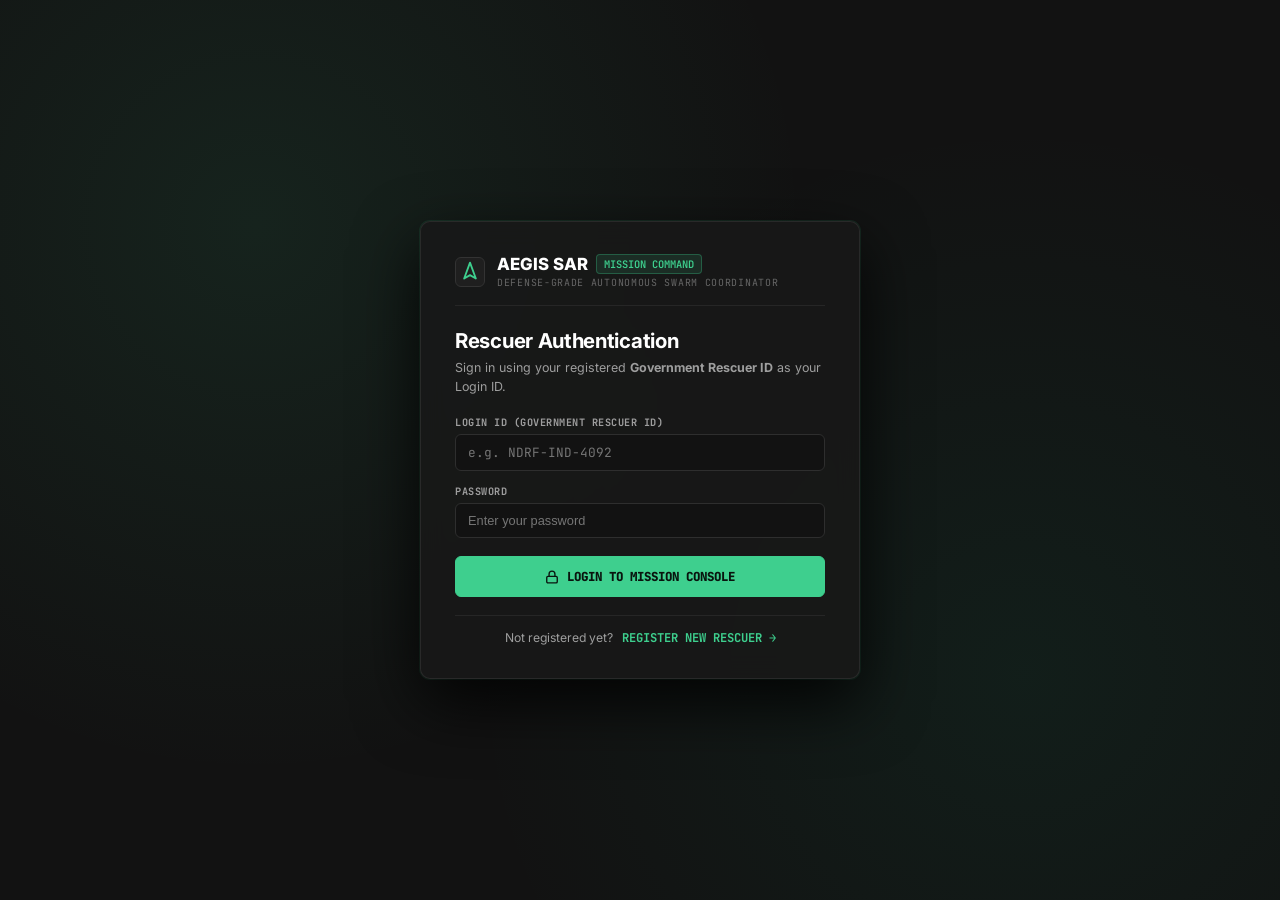
<file: index.html>
<!DOCTYPE html>
<html lang="en">
<head>
  <meta charset="UTF-8">
  <meta name="viewport" content="width=device-width, initial-scale=1.0">
  <meta http-equiv="Cache-Control" content="no-cache, no-store, must-revalidate">
  <meta http-equiv="Pragma" content="no-cache">
  <meta http-equiv="Expires" content="0">
  <title>AEGIS SAR Console | Autonomous Swarm Search &amp; Rescue Planner</title>
  <script>
    if (window.location.hostname.endsWith('.vercel.app') && window.location.hostname !== 'aegissar.vercel.app') {
      window.location.replace('https://aegissar.vercel.app' + window.location.pathname + window.location.search + window.location.hash);
    }
  </script>
  <link rel="stylesheet" href="vendor/leaflet.css">
  <link rel="stylesheet" href="styles.css?v=20261011-v4">
  <link rel="icon" href="data:image/svg+xml,<svg xmlns='http://www.w3.org/2000/svg' viewBox='0 0 24 24' fill='%233ecf8e'><polygon points='12 2 19 21 12 17 5 21 12 2'/></svg>">
</head>
<body>

  <!-- ======================================================== -->
  <!-- AUTHENTICATION GATEWAY (OPENS AT STARTUP)                -->
  <!-- ======================================================== -->
  <div id="authOverlay" class="auth-overlay">

    <!-- LOGIN PAGE -->
    <div id="loginPage" class="auth-page" style="display:flex;">
      <div class="auth-card glass-panel">
        <div class="auth-brand">
          <div class="brand-logo">
            <svg width="20" height="20" viewBox="0 0 24 24" fill="none" stroke="#3ecf8e" stroke-width="2.2" stroke-linecap="round" stroke-linejoin="round">
              <polygon points="12 2 19 21 12 17 5 21 12 2"></polygon>
            </svg>
          </div>
          <div>
            <div class="auth-brand-title">
              AEGIS SAR
              <span class="badge-emerald mono">MISSION COMMAND</span>
            </div>
            <div class="auth-brand-sub mono">DEFENSE-GRADE AUTONOMOUS SWARM COORDINATOR</div>
          </div>
        </div>

        <h2 class="auth-heading">Rescuer Authentication</h2>
        <p class="auth-sub">Sign in using your registered <strong>Government Rescuer ID</strong> as your Login ID.</p>

        <div id="loginSuccessBanner" class="auth-success mono" style="display:none;"></div>

        <form id="loginForm" class="auth-form">
          <div class="auth-field">
            <label class="auth-label mono">LOGIN ID (GOVERNMENT RESCUER ID)</label>
            <input type="text" id="loginGovId" class="auth-input mono" placeholder="e.g. NDRF-IND-4092" autocomplete="username" required>
          </div>
          <div class="auth-field">
            <label class="auth-label mono">PASSWORD</label>
            <input type="password" id="loginPassword" class="auth-input" placeholder="Enter your password" autocomplete="current-password" required>
          </div>
          <div id="loginError" class="auth-error mono" style="display:none;"></div>
          <button type="submit" class="auth-btn-primary mono">
            <svg width="14" height="14" viewBox="0 0 24 24" fill="none" stroke="currentColor" stroke-width="2.3"><rect x="3" y="11" width="18" height="11" rx="2" ry="2"/><path d="M7 11V7a5 5 0 0 1 10 0v4"/></svg>
            LOGIN TO MISSION CONSOLE
          </button>
        </form>

        <div class="auth-footer">
          Not registered yet?
          <a href="#" id="goToRegister" class="auth-link mono">REGISTER NEW RESCUER &rarr;</a>
        </div>
      </div>
    </div>

    <!-- REGISTRATION PAGE -->
    <div id="registerPage" class="auth-page" style="display:none;">
      <div class="auth-card auth-card-wide glass-panel">
        <div class="auth-brand">
          <div class="brand-logo">
            <svg width="20" height="20" viewBox="0 0 24 24" fill="none" stroke="#3ecf8e" stroke-width="2.2" stroke-linecap="round" stroke-linejoin="round">
              <polygon points="12 2 19 21 12 17 5 21 12 2"></polygon>
            </svg>
          </div>
          <div>
            <div class="auth-brand-title">
              AEGIS SAR
              <span class="badge-subtle mono">RESCUER ENROLLMENT</span>
            </div>
            <div class="auth-brand-sub mono">OFFICIAL GOVERNMENT SAR RESPONDER CREDENTIALING</div>
          </div>
        </div>

        <h2 class="auth-heading">Rescuer Registration</h2>
        <p class="auth-sub">Enter your official responder details. After registering, your <strong>Government Rescuer ID</strong> will be used as your Login ID.</p>

        <form id="registerForm" class="auth-form">
          <div class="auth-form-grid">
            <div class="auth-field">
              <label class="auth-label mono">RESCUER FULL NAME *</label>
              <input type="text" id="regFullName" class="auth-input" placeholder="e.g. Capt. Vikram Rathore" required>
            </div>
            <div class="auth-field">
              <label class="auth-label mono">RESCUE ROLE / DESIGNATION *</label>
              <select id="regRole" class="auth-input auth-select mono" required>
                <option value="">Select Official Role...</option>
                <option value="Incident Commander">Incident Commander</option>
                <option value="Swarm Flight Director">Swarm Flight Director</option>
                <option value="Thermal &amp; Sensor Analyst">Thermal &amp; Sensor Analyst</option>
                <option value="Ground Extraction Lead">Ground Extraction Lead</option>
                <option value="Combat / Mountain Medic">Combat / Mountain Medic</option>
                <option value="Disaster Response Officer">Disaster Response Officer</option>
              </select>
            </div>
            <div class="auth-field">
              <label class="auth-label mono">CONTACT NUMBER *</label>
              <input type="tel" id="regPhone" class="auth-input mono" placeholder="e.g. +91 98765 43210" required>
            </div>
            <div class="auth-field">
              <label class="auth-label mono">GOVERNMENT RESCUER ID * <span style="color:#3ecf8e;">(YOUR LOGIN ID)</span></label>
              <input type="text" id="regGovId" class="auth-input mono" placeholder="e.g. NDRF-IND-4092" required>
            </div>
            <div class="auth-field">
              <label class="auth-label mono">AGENCY / FORCE UNIT</label>
              <input type="text" id="regUnit" class="auth-input mono" placeholder="e.g. NDRF 8th Battalion / Alpine SAR" value="NDRF // Alpine SAR Wing">
            </div>
            <div class="auth-field">
              <label class="auth-label mono">ASSIGNED LOGIN ID PREVIEW</label>
              <div id="regLoginIdPreview" class="auth-login-preview mono">ENTER GOV RESCUER ID ABOVE</div>
            </div>
            <div class="auth-field">
              <label class="auth-label mono">CREATE PASSWORD *</label>
              <input type="password" id="regPassword" class="auth-input" placeholder="Enter secure password" autocomplete="new-password" required>
            </div>
            <div class="auth-field">
              <label class="auth-label mono">CONFIRM PASSWORD *</label>
              <input type="password" id="regConfirmPassword" class="auth-input" placeholder="Confirm password" autocomplete="new-password" required>
            </div>
          </div>

          <div id="registerError" class="auth-error mono" style="display:none;"></div>

          <button type="submit" class="auth-btn-primary mono">
            <svg width="14" height="14" viewBox="0 0 24 24" fill="none" stroke="currentColor" stroke-width="2.3"><path d="M16 21v-2a4 4 0 0 0-4-4H5a4 4 0 0 0-4 4v2"/><circle cx="8.5" cy="7" r="4"/><line x1="20" y1="8" x2="20" y2="14"/><line x1="23" y1="11" x2="17" y2="11"/></svg>
            COMPLETE REGISTRATION &amp; PROCEED TO LOGIN
          </button>
        </form>

        <div class="auth-footer">
          Already registered with a Government Rescuer ID?
          <a href="#" id="goToLogin" class="auth-link mono">&larr; BACK TO LOGIN</a>
        </div>
      </div>
    </div>

  </div>

  <!-- ======================================================== -->
  <!-- MAIN PRODUCTION DASHBOARD ROOT                           -->
  <!-- ======================================================== -->
  <div id="dashboardRoot" style="display:none; flex-direction:column; height:100vh; width:100vw; overflow:hidden;">

    <!-- ======================================================== -->
    <!-- TOP CONSOLE NAVIGATION HEADER (SUPABASE STYLE)           -->
    <!-- ======================================================== -->
    <header class="console-header">
      <div class="header-brand">
        <div class="brand-logo">
          <svg width="18" height="18" viewBox="0 0 24 24" fill="none" stroke="#3ecf8e" stroke-width="2.2" stroke-linecap="round" stroke-linejoin="round">
            <polygon points="12 2 19 21 12 17 5 21 12 2"></polygon>
          </svg>
        </div>
        <div>
          <div class="brand-title">
            AEGIS SAR
            <span class="badge-subtle mono">SWARM COMMAND v3.4</span>
            <span class="badge-emerald mono">PGVECTOR AI LINKED</span>
          </div>
          <div class="brand-subtitle mono">
            AUTONOMOUS MULTI-AGENT DRONE SEARCH &amp; RESCUE COORDINATOR
          </div>
        </div>
      </div>

      <!-- Navigation Tabs + AI Detection Link -->
      <nav class="nav-tabs mono">
        <button class="nav-tab active" data-view="operations" id="tabOperations">
          <svg width="13" height="13" viewBox="0 0 24 24" fill="none" stroke="currentColor" stroke-width="2"><circle cx="12" cy="12" r="10"/><polygon points="16.24 7.76 14.12 14.12 7.76 16.24 9.88 9.88 16.24 7.76"/></svg>
          OPERATIONS MAP
        </button>
        <button class="nav-tab" data-view="planner" id="tabPlanner">
          <svg width="13" height="13" viewBox="0 0 24 24" fill="none" stroke="currentColor" stroke-width="2"><rect x="3" y="3" width="18" height="18" rx="2"/><path d="M3 9h18"/><path d="M9 21V9"/></svg>
          MISSION PLANNER
        </button>
        <button class="nav-tab" data-view="reports" id="tabReports">
          <svg width="13" height="13" viewBox="0 0 24 24" fill="none" stroke="currentColor" stroke-width="2"><path d="M14 2H6a2 2 0 0 0-2 2v16a2 2 0 0 0 2 2h12a2 2 0 0 0 2-2V8z"/><polyline points="14 2 14 8 20 8"/><line x1="16" y1="13" x2="8" y2="13"/><line x1="16" y1="17" x2="8" y2="17"/></svg>
          VICTIM REPORTS
        </button>
        <button class="nav-tab" data-view="droneteam" id="tabDroneTeam">
          <svg width="13" height="13" viewBox="0 0 24 24" fill="none" stroke="currentColor" stroke-width="2"><path d="M23 19a2 2 0 0 1-2 2H3a2 2 0 0 1-2-2V8a2 2 0 0 1 2-2h4l2-3h6l2 3h4a2 2 0 0 1 2 2z"/><circle cx="12" cy="13" r="4"/></svg>
          RESCUE TEAM &amp; SENSORS
        </button>
        <button class="nav-tab" data-view="fleet" id="tabFleet">
          <svg width="13" height="13" viewBox="0 0 24 24" fill="none" stroke="currentColor" stroke-width="2"><polygon points="12 2 19 21 12 17 5 21 12 2"/></svg>
          FLEET DIAGNOSTICS
        </button>
        <button class="nav-tab" data-view="logs" id="tabLogs">
          <svg width="13" height="13" viewBox="0 0 24 24" fill="none" stroke="currentColor" stroke-width="2"><polyline points="22 12 18 12 15 21 9 3 6 12 2 12"/></svg>
          MISSION LOG
        </button>
        <a href="ai-detection.html?v=20261011-v3" class="nav-tab" id="tabAiDetection" style="text-decoration: none; border-color: rgba(62, 207, 142, 0.35); color: var(--accent-emerald);">
          <svg width="13" height="13" viewBox="0 0 24 24" fill="none" stroke="currentColor" stroke-width="2"><rect x="3" y="3" width="18" height="18" rx="2"/><circle cx="12" cy="12" r="3"/><path d="M12 3v3M12 18v3M3 12h3M18 12h3"/></svg>
          AI DETECTION
        </a>
        <a href="rescue-command.html?v=20261011-v3" class="nav-tab" id="tabRescueCommand" style="text-decoration: none; border-color: rgba(249, 115, 22, 0.45); color: #fb923c;">
          <svg width="13" height="13" viewBox="0 0 24 24" fill="none" stroke="currentColor" stroke-width="2"><polygon points="12 2 19 21 12 17 5 21 12 2"/></svg>
          RESCUE COMMAND
        </a>
      </nav>

      <!-- Header Actions & Authenticated Rescuer Badge -->
      <div class="header-actions">
        <div class="operator-profile-btn mono" id="btnOperatorProfile" title="Authenticated Rescuer Session">
          <div class="status-indicator-green"></div>
          <span id="operatorCallsignText">RESCUER SESSION</span>
          <svg width="12" height="12" viewBox="0 0 24 24" fill="none" stroke="currentColor" stroke-width="2"><polyline points="6 9 12 15 18 9"/></svg>
        </div>

        <button class="btn-console mono" id="btnToggleSound" title="Toggle Audio Alerts">
          🔇 AUDIO: OFF
        </button>

        <button class="btn-console mono" id="btnHelpModal" title="System Architecture">
          <svg width="13" height="13" viewBox="0 0 24 24" fill="none" stroke="currentColor" stroke-width="2"><circle cx="12" cy="12" r="10"/><line x1="12" y1="16" x2="12" y2="12"/><line x1="12" y1="8" x2="12.01" y2="8"/></svg>
          DOCS
        </button>

        <button class="btn-console danger mono" id="btnLogout" title="Sign Out of Console">
          <svg width="13" height="13" viewBox="0 0 24 24" fill="none" stroke="currentColor" stroke-width="2"><path d="M9 21H5a2 2 0 0 1-2-2V5a2 2 0 0 1 2-2h4"/><polyline points="16 17 21 12 16 7"/><line x1="21" y1="12" x2="9" y2="12"/></svg>
          LOGOUT
        </button>
      </div>
    </header>

    <!-- ======================================================== -->
    <!-- VIEW 1: OPERATIONS MAP (REMOVED AIRBORNE FLEET & SPEED)  -->
    <!-- ======================================================== -->
    <div class="app-container" id="viewOperations">

      <!-- Center GIS Map Viewport (Expanded full left-to-center width) -->
      <main class="canvas-viewport">

        <!-- Dynamic Fleet Reassignment Alert Banner -->
        <div class="operations-alert-banner mono" id="opsReassignBanner" style="display: none;">
          <div class="alert-content">
            <span class="alert-icon">⚠️</span>
            <span id="opsAlertBannerText">WARNING: Drone ALPHA-03 low battery (18%). Sector 3 requires reassignment.</span>
          </div>
          <button type="button" class="btn-console primary small" id="btnOpsQuickReassign">
            ⚡ REASSIGN SECTOR TO STANDBY DRONE
          </button>
        </div>

        <!-- Leaflet Geographic Map Container -->
        <div id="mapContainer"></div>

        <!-- High-Resolution Overlay Mission Canvas -->
        <canvas id="missionCanvas"></canvas>

        <!-- Map Zoom & 10KM Radius Controls -->
        <div class="map-zoom-toolbar glass-panel mono">
          <div class="zoom-btn-group">
            <button type="button" class="zoom-tool-btn" id="btnZoomIn" title="Zoom In (+)">
              <svg width="14" height="14" viewBox="0 0 24 24" fill="none" stroke="currentColor" stroke-width="2.5"><line x1="12" y1="5" x2="12" y2="19"/><line x1="5" y1="12" x2="19" y2="12"/></svg>
            </button>
            <button type="button" class="zoom-tool-btn" id="btnZoomOut" title="Zoom Out (-)">
              <svg width="14" height="14" viewBox="0 0 24 24" fill="none" stroke="currentColor" stroke-width="2.5"><line x1="5" y1="12" x2="19" y2="12"/></svg>
            </button>
          </div>
          <div class="zoom-presets-group">
            <button type="button" class="zoom-preset-btn active" id="btnZoom10km" title="Fit 10km Operational Search Radius">10 KM RADIUS</button>
            <button type="button" class="zoom-preset-btn" id="btnZoom5km" title="Focus 5km Core Search Sector">5 KM SECTOR</button>
            <button type="button" class="zoom-preset-btn" id="btnZoom2km" title="Focus 2km Tactical Drone Cluster">2 KM TACTICAL</button>
          </div>
          <div class="zoom-radius-indicator" id="mapRadiusIndicator" title="Visible Map Radius">
            <span class="radius-dot"></span>
            <span id="radiusLabelText">RADIUS: 10.0 KM (SEARCH BOUNDARY)</span>
          </div>
        </div>

        <!-- Map Layer Switcher Toolbar -->
        <div class="map-layer-toolbar glass-panel mono">
          <button class="layer-btn active" id="layerSatellite" data-layer="satellite">🛰️ SATELLITE</button>
          <button class="layer-btn" id="layerDark" data-layer="dark">🌌 DARK CANVAS</button>
          <button class="layer-btn" id="layerTopo" data-layer="topo">⛰️ TOPOGRAPHY</button>
        </div>

        <!-- Canvas Overlay HUD -->
        <div class="canvas-overlay-hud glass-panel mono">
          <div id="hudSectorTitle">SEARCH SECTOR: 5.0 KM × 5.0 KM (25.0 KM²) • ZERMATT RIDGE</div>
          <div id="hudGpsCoordinates" style="font-size: 0.68rem; color: var(--accent-emerald); margin-top: 2px;">
            GPS: 45.9763° N, 7.7491° E • SWISS ALPS
          </div>
          <div style="font-size: 0.65rem; color: var(--text-muted); margin-top: 2px;">
            RF MESH RANGE: &le; 1,200m • SENSOR FOV: 260m • AI: SAR-YOLOv9-Edge-v3
          </div>
        </div>

        <!-- Plain-Language Readable Map Legend -->
        <div class="canvas-legend glass-panel mono">
          <div class="legend-header">OPERATIONS MAP LEGEND</div>
          <div class="legend-item">
            <div class="legend-symbol" style="border: 1.5px dashed #ffa116;"></div>
            <span>10.0 km Operational Search Boundary</span>
          </div>
          <div class="legend-item">
            <div class="legend-symbol" style="background: rgba(62, 207, 142, 0.35); border: 1px solid #3ecf8e;"></div>
            <span>Cleared / Searched Territory</span>
          </div>
          <div class="legend-item">
            <div class="legend-symbol" style="background: #3ecf8e; border-radius: 2px;"></div>
            <span>Drone &amp; RF Mesh Communication Link</span>
          </div>
          <div class="legend-item">
            <div class="legend-symbol" style="background: #f59e0b; border-radius: 50%; border: 1px solid #fff;"></div>
            <span>Possible Detection (Pending Human Review)</span>
          </div>
          <div class="legend-item">
            <div class="legend-symbol" style="background: #10b981; border-radius: 50%; border: 1px solid #fff;"></div>
            <span>Confirmed Subject (Rescue Dispatched)</span>
          </div>
          <div class="legend-item">
            <div class="legend-symbol" style="border: 1px dashed #f43f5e; background: rgba(244, 63, 94, 0.25);"></div>
            <span>Hazard / Restricted Airspace</span>
          </div>
        </div>

        <!-- Onboard Drone FLIR Thermal Gimbal PIP -->
        <div class="thermal-pip-card glass-panel mono" id="thermalPipCard">
          <div class="thermal-pip-header">
            <span id="flirDroneLabel">ALPHA-01 // FLIR EO/IR CAMERA</span>
            <div class="pip-controls">
              <button class="pip-toggle-btn" id="btnMinFlir" title="Minimize / Expand">&minus;</button>
            </div>
          </div>
          <div class="thermal-feed-container">
            <canvas id="flirCanvas" width="250" height="150"></canvas>
            <div class="flir-hud-overlay">
              <div style="display: flex; justify-content: space-between;">
                <span>MODE: THERMAL IR</span>
                <span id="flirAlt">ALT: 120m AGL</span>
              </div>
              <div class="flir-reticle"></div>
              <div style="display: flex; justify-content: space-between;">
                <span id="flirTargetStatus" style="color: #38bdf8;">SEARCHING ASSIGNED SECTOR...</span>
                <span>FOV: 260m</span>
              </div>
            </div>
          </div>
        </div>

        <div id="tacticalToast" class="tactical-toast" style="display: none;"></div>
      </main>

      <!-- Right Controls & Compact Victim Quick-List Sidebar -->
      <aside class="sidebar-controls">

        <!-- Section 1: Search Algorithm & Disaster Scenario -->
        <div class="control-section">
          <div class="section-label mono">
            <span>SEARCH ALGORITHM</span>
          </div>
          <div class="algo-tabs mono">
            <div class="algo-tab active" data-algo="aegis">DECENTRALIZED SWARM</div>
            <div class="algo-tab" data-algo="lawnmower">CONVENTIONAL SWEEP</div>
          </div>

          <div class="section-label mono" style="margin-top: 12px;">
            <span>DISASTER SCENARIO (SIMULATION)</span>
          </div>
          <select id="scenarioSelect" class="console-select mono">
            <option value="avalanche">Alpine Avalanche (Zermatt Ridge, Switzerland)</option>
            <option value="flood">Coastal Tsunami Surge (Fukushima Plain, Japan)</option>
            <option value="earthquake">Urban Structural Collapse (Kahramanmaraş Fault)</option>
            <option value="uniform">Wilderness Dispersion (Yellowstone Basin, USA)</option>
          </select>
        </div>

        <!-- Section 2: Simulation Execution (Simulation Speed Removed as Requested) -->
        <div class="control-section">
          <div class="section-label mono">
            <span>SIMULATION EXECUTION</span>
          </div>
          <div class="btn-group">
            <button class="btn-console primary mono" id="btnPlayPause">⏸ PAUSE</button>
            <button class="btn-console mono" id="btnStep">⏭ STEP</button>
            <button class="btn-console mono" id="btnReset">🔄 RESET</button>
          </div>

          <div style="margin-top: 10px;">
            <div class="slider-label mono">
              <span>SEARCH COVERAGE PROGRESS</span>
              <span id="statCoverageInline" style="color: var(--accent-emerald);">0.0%</span>
            </div>
            <div class="progress-bar-track">
              <div id="coverageBarFill" class="progress-bar-fill" style="width: 0%;"></div>
            </div>
          </div>
        </div>

        <!-- Section 3: NEW COMPACT VICTIM QUICK-LIST (Replaces Removed Controls) -->
        <div class="control-section victim-quicklist-section">
          <div class="section-label mono" style="display:flex; justify-content:space-between; align-items:center;">
            <span style="display:flex; align-items:center; gap:6px; color:#fff;">
              <svg width="13" height="13" viewBox="0 0 24 24" fill="none" stroke="#3ecf8e" stroke-width="2.2"><path d="M17 21v-2a4 4 0 0 0-4-4H5a4 4 0 0 0-4 4v2"/><circle cx="9" cy="7" r="4"/><path d="M23 21v-2a4 4 0 0 0-3-3.87"/><path d="M16 3.13a4 4 0 0 1 0 7.75"/></svg>
              VICTIMS &amp; PRIORITY STATUS
            </span>
            <span class="badge-emerald mono" id="victimQuickCountBadge">10 TARGETS</span>
          </div>
          <div class="victim-quick-hint mono">
            Click any entry to center map camera on coordinates
          </div>
          <div class="victim-quick-list mono" id="victimQuickList">
            <!-- Populated dynamically by app.js -->
          </div>
        </div>

        <!-- Section 4: Redundancy & Resilience Testing -->
        <div class="control-section">
          <div class="stress-test-box">
            <div class="stress-test-title mono">
              <svg width="13" height="13" viewBox="0 0 24 24" fill="none" stroke="currentColor" stroke-width="2"><path d="M13 2 3 14h9l-1 8 10-12h-9l1-8z"/></svg>
              REDUNDANCY &amp; RESILIENCE TEST
            </div>
            <button class="btn-console danger mono" id="btnKill30" style="width: 100%; justify-content: center; margin-bottom: 8px;">
              ⚡ SIMULATE 30% DRONE LOSS
            </button>
            <div style="display: flex; flex-direction: column; gap: 6px; font-size: 0.7rem;">
              <label style="display: flex; align-items: center; gap: 8px; cursor: pointer; color: var(--text-secondary);">
                <input type="checkbox" id="chkRfJamming">
                <span>RF Degradation (Drop to 350m)</span>
              </label>
              <label style="display: flex; align-items: center; gap: 8px; cursor: pointer; color: var(--text-secondary);">
                <input type="checkbox" id="chkSensorNoise">
                <span>Adverse Weather Thermal Noise (&plusmn;35%)</span>
              </label>
            </div>
          </div>
        </div>

        <!-- Section 5: Live Mission Telemetry -->
        <div class="control-section" style="border-bottom: none;">
          <div class="section-label mono">
            <span>LIVE MISSION TELEMETRY</span>
          </div>
          <div class="mono" style="font-size: 0.72rem; display: flex; flex-direction: column; gap: 5px; color: var(--text-secondary);">
            <div style="display: flex; justify-content: space-between;">
              <span>ELAPSED TIME:</span>
              <span id="statSimTime" style="color: #fff; font-weight: 700;">0m 0s</span>
            </div>
            <div style="display: flex; justify-content: space-between;">
              <span>AREA SEARCHED:</span>
              <span id="statCoverage" style="color: var(--accent-emerald); font-weight: 700;">0.0%</span>
            </div>
            <div style="display: flex; justify-content: space-between;">
              <span>DETECTIONS:</span>
              <span id="statSurvivors" style="color: #38bdf8; font-weight: 700;">0 / 10</span>
            </div>
            <div style="display: flex; justify-content: space-between;">
              <span>ACTIVE SWARM:</span>
              <span id="statActiveDrones" style="color: #fff; font-weight: 700;">10 / 10</span>
            </div>
            <div style="display: flex; justify-content: space-between;">
              <span>MEAN TIME TO LOCATE:</span>
              <span id="statMtft" style="color: var(--accent-amber); font-weight: 700;">--</span>
            </div>
            <div style="display: flex; justify-content: space-between;">
              <span>MESH PACKETS:</span>
              <span id="statPackets" style="color: #cbd5e1;">0</span>
            </div>
          </div>
        </div>

      </aside>
    </div>

    <!-- ======================================================== -->
    <!-- VIEW 2: MISSION PLANNER                                  -->
    <!-- ======================================================== -->
    <div class="view-page" id="viewPlanner">
      <div class="page-header">
        <div class="page-tag mono">MISSION CONFIGURATION &amp; PRE-FLIGHT DIRECTIVE</div>
        <h1 class="page-title">Mission Planner &amp; Search Sector Dispatch</h1>
        <p class="page-subtitle">
          Configure operational bounding boxes, mark terrain and airspace hazards, and assign search sectors to available drones. All parameters sync directly to the airborne mesh.
        </p>
      </div>

      <div class="planner-container">
        <div class="planner-grid-top">
          <!-- Card 1: Search Area & Operational Geometry -->
          <div class="console-card">
            <div class="console-card-header">
              <span class="console-card-title mono">
                <svg width="16" height="16" viewBox="0 0 24 24" fill="none" stroke="currentColor" stroke-width="2"><rect x="3" y="3" width="18" height="18" rx="2"/><circle cx="8.5" cy="8.5" r="1.5"/><polyline points="21 15 16 10 5 21"/></svg>
                OPERATIONAL SEARCH BOUNDARY &amp; MISSION PARAMETERS
              </span>
              <span class="badge-subtle mono">25.0 KM² SEARCH BOUNDARY</span>
            </div>

            <div class="planner-form-grid mono">
              <div class="planner-field">
                <label class="planner-field-label">MISSION IDENTIFIER</label>
                <input type="text" id="plannerMissionName" class="planner-field-input" value="Operation Alpine Reach - Zermatt North Sector">
              </div>
              <div class="planner-field">
                <label class="planner-field-label">THEATER PRESET</label>
                <select id="plannerPresetSelect" class="planner-field-input">
                  <option value="avalanche">Alpine Avalanche (Zermatt Ridge)</option>
                  <option value="flood">Coastal Tsunami (Fukushima Basin)</option>
                  <option value="earthquake">Urban Collapse (Kahramanmaraş)</option>
                  <option value="uniform">Wilderness Basin (Yellowstone)</option>
                </select>
              </div>
              <div class="planner-field">
                <label class="planner-field-label">CENTER LATITUDE</label>
                <input type="text" id="plannerLat" class="planner-field-input" value="45.9763° N">
              </div>
              <div class="planner-field">
                <label class="planner-field-label">CENTER LONGITUDE</label>
                <input type="text" id="plannerLon" class="planner-field-input" value="7.7491° E">
              </div>
              <div class="planner-field">
                <label class="planner-field-label">SEARCH BOUNDS (METERS)</label>
                <input type="text" id="plannerBounds" class="planner-field-input" value="5,000m × 5,000m (25 km²)">
              </div>
              <div class="planner-field">
                <label class="planner-field-label">OPERATIONAL RADIUS CEILING</label>
                <input type="text" id="plannerRadiusLimit" class="planner-field-input" value="10.0 km Perimeter Boundary">
              </div>
              <div class="planner-field">
                <label class="planner-field-label">PRIORITY SEARCH CORRIDOR</label>
                <select id="plannerPriorityCorridor" class="planner-field-input">
                  <option value="debris">Couloir Debris Path (High Probability)</option>
                  <option value="riverbank">Riverbank / Valley Water Drainage</option>
                  <option value="ridge">North Avalanche Ridge Runout</option>
                  <option value="uniform">Uniform Dispersed Grid</option>
                </select>
              </div>
              <div class="planner-field">
                <label class="planner-field-label">FLIGHT ALTITUDE CEILING</label>
                <input type="text" id="plannerAlt" class="planner-field-input" value="120m AGL (0.8 cm/px Resolution)">
              </div>
            </div>
          </div>

          <!-- Card 2: Terrain & Airspace Hazard Management -->
          <div class="console-card">
            <div class="console-card-header">
              <span class="console-card-title mono">
                <svg width="16" height="16" viewBox="0 0 24 24" fill="none" stroke="currentColor" stroke-width="2"><path d="m21.73 18-8-14a2 2 0 0 0-3.48 0l-8 14A2 2 0 0 0 4 21h16a2 2 0 0 0 1.73-3Z"/><line x1="12" y1="9" x2="12" y2="13"/><line x1="12" y1="17" x2="12.01" y2="17"/></svg>
                AIRSPACE &amp; TERRAIN HAZARD REGISTRY
              </span>
              <span class="badge-subtle mono" id="plannerHazardCountBadge">4 ACTIVE</span>
            </div>

            <p style="font-size: 0.74rem; color: var(--text-secondary); margin-bottom: 10px;">
              Drones automatically calculate repulsive potential fields around designated hazards to avoid collisions and RF dropouts.
            </p>

            <table class="data-table mono">
              <thead>
                <tr>
                  <th>Hazard Description</th>
                  <th>Type</th>
                  <th>Severity</th>
                  <th>Exclusion Radius</th>
                  <th>Status</th>
                </tr>
              </thead>
              <tbody id="plannerHazardsTableBody"></tbody>
            </table>

            <div style="margin-top: 14px; padding-top: 12px; border-top: 1px dashed var(--border-subtle); display: flex; gap: 8px;">
              <input type="text" id="newHazardName" class="planner-field-input mono" placeholder="New Hazard Name (e.g. Ridge Wind Shear)" style="flex: 2;">
              <select id="newHazardType" class="planner-field-input mono" style="flex: 1;">
                <option value="Avalanche">Avalanche Chute</option>
                <option value="Power Lines">Power Lines</option>
                <option value="Turbulence">Turbulence</option>
                <option value="RF Jamming">RF Shadow</option>
              </select>
              <button class="btn-console primary mono" id="btnAddHazardSubmit" style="padding: 6px 12px; font-size: 0.72rem;">
                + MARK HAZARD
              </button>
            </div>
          </div>
        </div>

        <!-- Card 3: Swarm Sector Allocation & Drone Assignment Matrix -->
        <div class="console-card">
          <div class="console-card-header">
            <span class="console-card-title mono">
              <svg width="16" height="16" viewBox="0 0 24 24" fill="none" stroke="currentColor" stroke-width="2"><circle cx="12" cy="12" r="10"/><line x1="2" y1="12" x2="22" y2="12"/><path d="M12 2a15.3 15.3 0 0 1 4 10 15.3 15.3 0 0 1-4 10 15.3 15.3 0 0 1-4-10 15.3 15.3 0 0 1 4-10z"/></svg>
              AVAILABLE DRONES &amp; SECTOR ASSIGNMENT MATRIX
            </span>
            <div style="display: flex; gap: 8px;">
              <button class="btn-console mono" id="btnAutoBalanceSectors" style="font-size: 0.72rem; padding: 4px 10px;">
                🔄 AUTO-BALANCE VORONOI SECTORS
              </button>
            </div>
          </div>

          <table class="data-table mono">
            <thead>
              <tr>
                <th>UAV Call sign</th>
                <th>Battery %</th>
                <th>Assigned Search Sector</th>
                <th>Payload Role</th>
                <th>RF Signal</th>
                <th>Operational State</th>
              </tr>
            </thead>
            <tbody id="plannerSectorTableBody"></tbody>
          </table>
        </div>

        <!-- Card 4: Proposed Plan Review & Start Trigger -->
        <div class="console-card plan-review-card">
          <div class="console-card-header">
            <span class="console-card-title mono" style="color: var(--accent-emerald);">
              <svg width="16" height="16" viewBox="0 0 24 24" fill="none" stroke="currentColor" stroke-width="2"><polyline points="9 11 12 14 22 4"/><path d="M21 12v7a2 2 0 0 1-2 2H5a2 2 0 0 1-2-2V5a2 2 0 0 1 2-2h11"/></svg>
              MISSION PLAN REVIEW &amp; AUTHORIZATION
            </span>
            <span class="badge-emerald mono">READY FOR DISPATCH</span>
          </div>

          <div class="plan-review-body mono">
            <div class="plan-review-stat">
              <span class="stat-lbl">MISSION:</span>
              <span class="stat-val" id="reviewMissionName">Operation Alpine Reach</span>
            </div>
            <div class="plan-review-stat">
              <span class="stat-lbl">SEARCH AREA:</span>
              <span class="stat-val">25.0 km² (5km × 5km) within 10km perimeter</span>
            </div>
            <div class="plan-review-stat">
              <span class="stat-lbl">AVAILABLE FLEET:</span>
              <span class="stat-val" id="reviewDroneCount">10 / 10 Hexa-Rotor UAVs</span>
            </div>
            <div class="plan-review-stat">
              <span class="stat-lbl">HAZARD ZONES:</span>
              <span class="stat-val" id="reviewHazardCount">4 Active Exclusion Corridors</span>
            </div>
          </div>

          <div style="margin-top: 16px; display: flex; justify-content: flex-end; gap: 12px;">
            <button class="btn-console primary large mono" id="btnApplyAndStartPlan">
              🚀 APPLY &amp; START PROPOSED SEARCH PLAN
            </button>
          </div>
        </div>
      </div>
    </div>

    <!-- ======================================================== -->
    <!-- VIEW 3: VICTIM REPORTS (THERMAL IR + AI DATABASE SYNC)   -->
    <!-- ======================================================== -->
    <div class="view-page" id="viewReports">
      <div class="page-header">
        <div class="page-tag mono">THERMAL IR IMAGERY &amp; TRAINED AI INFERENCE ENGINE</div>
        <h1 class="page-title">Victim Reports, Thermal Signatures &amp; AI Classification</h1>
        <p class="page-subtitle">
          High-contrast LWIR thermal snapshots rendered against cold alpine terrain with YOLOv8/v9 edge inference confidence, target classification, estimated biometrics, and PostgreSQL / Supabase <code>pgvector</code> database synchronization.
        </p>
      </div>

      <!-- SECTION 5: TRAINED AI MODEL DATABASE SYNC & FUTURE SLOTS -->
      <div class="console-card ai-sync-banner-card">
        <div class="console-card-header" style="margin-bottom:10px;">
          <span class="console-card-title mono" style="color: var(--accent-emerald);">
            <svg width="16" height="16" viewBox="0 0 24 24" fill="none" stroke="#3ecf8e" stroke-width="2"><ellipse cx="12" cy="5" rx="9" ry="3"/><path d="M21 12c0 1.66-4 3-9 3s-9-1.34-9-3"/><path d="M3 5v14c0 1.66 4 3 9 3s9-1.34 9-3V5"/></svg>
            TRAINED AI MODEL DATABASE SYNC // SUPABASE PGVECTOR PIPELINE
          </span>
          <div style="display:flex; gap:8px; align-items:center;">
            <span class="badge-emerald mono">● LIVE VECTOR DB LINKED</span>
            <button type="button" class="btn-console small mono" id="btnToggleSchemaStub">
              { } VIEW PGVECTOR SCHEMA &amp; API STUBS
            </button>
          </div>
        </div>

        <!-- Required UI Indicators -->
        <div class="ai-db-indicators-grid mono">
          <div class="ai-indicator-box">
            <span class="ai-ind-label">AI MODEL</span>
            <span class="ai-ind-value" style="color:#3ecf8e;">SAR-YOLOv9-Edge-v3</span>
            <span class="ai-ind-sub">Secondary: YOLOv8-Thermal-SAR v2.4 (FP16 TensorRT)</span>
          </div>
          <div class="ai-indicator-box">
            <span class="ai-ind-label">DATABASE</span>
            <span class="ai-ind-value" style="color:#38bdf8;">Supabase pgvector Connected</span>
            <span class="ai-ind-sub">PostgreSQL 16 • Cosine Similarity HNSW Index</span>
          </div>
          <div class="ai-indicator-box">
            <span class="ai-ind-label">ACTIVE EMBEDDINGS</span>
            <span class="ai-ind-value" style="color:#f59e0b;">10,240 thermal feature signatures</span>
            <span class="ai-ind-sub">512-dim normalized LWIR hypothermia &amp; burial vectors</span>
          </div>
        </div>

        <!-- Open Slots for Future Live Stream Camera Feeds, Vector Search & Inference Logging -->
        <div class="ai-future-slots-grid mono">
          <div class="ai-open-slot">
            <div class="slot-header">
              <span class="slot-tag">OPEN SLOT 01 // RTSP / WEBRTC</span>
              <span class="badge-subtle">STANDBY</span>
            </div>
            <div class="slot-title">Live Stream Camera Feed Slot</div>
            <div class="slot-desc">Reserved mount for multi-drone WebRTC 60fps thermal/optical gimbal streams (`wss://stream.aegis-sar.internal/flir-mux`).</div>
          </div>

          <div class="ai-open-slot">
            <div class="slot-header">
              <span class="slot-tag">OPEN SLOT 02 // PGVECTOR RPC</span>
              <span class="badge-subtle">READY</span>
            </div>
            <div class="slot-title">Custom Vector-Search Query Slot</div>
            <div class="slot-desc">
              <input type="text" id="vectorQueryStubInput" class="planner-field-input mono" placeholder="match_thermal_signatures(threshold: 0.88, burial_depth &lt; 2.5m)" style="width:100%; font-size:0.66rem; margin-top:4px;">
            </div>
          </div>

          <div class="ai-open-slot">
            <div class="slot-header">
              <span class="slot-tag">OPEN SLOT 03 // REALTIME CHANNEL</span>
              <span class="badge-emerald">STREAMING</span>
            </div>
            <div class="slot-title">Real-Time Inference Logging Stream</div>
            <div class="slot-desc" id="liveInferenceStreamStub">
              [SYNC] `public:victim_detections` &rarr; 512-d embedding committed (cosine dist: 0.041)
            </div>
          </div>
        </div>

        <!-- Collapsible SQL & JS State Stubs -->
        <div id="aiSchemaStubContainer" class="ai-schema-stub mono" style="display:none; margin-top:12px;">
          <div class="ai-schema-header">// SUPABASE PGVECTOR SCHEMA &amp; CLIENT CONNECTION STUB (READY FOR PRODUCTION)</div>
          <pre class="ai-schema-code">CREATE EXTENSION IF NOT EXISTS vector;

CREATE TABLE public.sar_victim_detections (
  victim_id            TEXT PRIMARY KEY,
  mission_id           UUID NOT NULL,
  detected_by_node     TEXT NOT NULL,               -- e.g. 'ALPHA-04 // FLIR IR'
  ai_model_version     TEXT DEFAULT 'SAR-YOLOv9-Edge-v3',
  confidence_score     NUMERIC(5,2) NOT NULL,       -- e.g. 98.60
  target_classification TEXT NOT NULL,              -- e.g. 'Deep Snow Burial / Hypothermia Risk'
  estimated_bpm        INTEGER,
  estimated_body_temp  NUMERIC(4,1),
  gps_coordinates      GEOGRAPHY(POINT, 4326),
  thermal_embedding    vector(512),                 -- 10,240 trained reference signatures
  verified_by_rescuer  TEXT,                        -- Rescuer Government ID
  created_at           TIMESTAMPTZ DEFAULT NOW()
);</pre>
        </div>
      </div>

      <!-- Mandatory Ethical SAR Protocol Banner -->
      <div class="protocol-warning-banner mono">
        <div class="protocol-icon">🛡️</div>
        <div class="protocol-text">
          <strong>STRICT SEARCH &amp; RESCUE PROTOCOL:</strong> Automated AI detections (`YOLOv8-Thermal-SAR v2.4` / `SAR-YOLOv9-Edge-v3`) represent probabilistic hypotheses. A human rescuer must inspect the thermal IR signature and explicitly confirm each casualty before Medevac dispatch.
        </div>
      </div>

      <!-- Reports KPI Bar -->
      <div class="kpi-row-grid mono">
        <div class="kpi-card">
          <span class="kpi-lbl">TOTAL TARGETS MONITORED</span>
          <span class="kpi-val" id="repKpiTotal" style="color: #fff;">10</span>
        </div>
        <div class="kpi-card">
          <span class="kpi-lbl">AI THERMAL DETECTIONS</span>
          <span class="kpi-val" id="repKpiLocated" style="color: #38bdf8;">0 / 10</span>
        </div>
        <div class="kpi-card">
          <span class="kpi-lbl">CONFIRMED (DISPATCHED)</span>
          <span class="kpi-val" id="repKpiDispatched" style="color: var(--accent-emerald);">0 RESCUES</span>
        </div>
        <div class="kpi-card">
          <span class="kpi-lbl">PENDING OPERATOR REVIEW</span>
          <span class="kpi-val" id="repKpiPending" style="color: var(--accent-amber);">10 TARGETS</span>
        </div>
      </div>

      <!-- Filter Pills -->
      <div class="filter-pill-bar mono">
        <button class="filter-pill active" data-filter="all">ALL TARGETS (10)</button>
        <button class="filter-pill" data-filter="pending">PENDING OPERATOR REVIEW</button>
        <button class="filter-pill" data-filter="verified">CONFIRMED (DISPATCHED)</button>
        <button class="filter-pill" data-filter="false-alarm">DISMISSED FALSE ALARMS</button>
        <button class="filter-pill" data-filter="critical">CRITICAL PRIORITY</button>
        <button class="filter-pill" data-filter="urgent">URGENT PRIORITY</button>
        <button class="filter-pill" data-filter="stable">STABLE</button>
      </div>

      <!-- Dynamic Victim Report Cards Grid with Cold-Terrain Thermal IR Snapshots -->
      <div class="victim-reports-grid" id="victimReportsList"></div>
    </div>

    <!-- ======================================================== -->
    <!-- VIEW 4: DRONE RESCUE TEAM & SENSOR SUITE (NEW TAB)       -->
    <!-- ======================================================== -->
    <div class="view-page" id="viewDroneTeam">
      <div class="page-header">
        <div class="page-tag mono">FIELD OPERATIONS &amp; MULTI-MODAL SENSOR PAYLOADS</div>
        <h1 class="page-title">Drone Rescue Team &amp; Survivor Detection Sensors</h1>
        <p class="page-subtitle">
          Visual reference of the AEGIS SAR field rescue team operating the autonomous hexacopter swarm and the multi-spectral sensor array used to pinpoint buried or stranded survivors in extreme environments.
        </p>
      </div>

      <!-- Sample Image / Composite Visual of Drone Rescue Team & Sensors -->
      <div class="console-card drone-team-showcase-card">
        <div class="console-card-header">
          <span class="console-card-title mono">
            <svg width="16" height="16" viewBox="0 0 24 24" fill="none" stroke="#3ecf8e" stroke-width="2"><path d="M23 19a2 2 0 0 1-2 2H3a2 2 0 0 1-2-2V8a2 2 0 0 1 2-2h4l2-3h6l2 3h4a2 2 0 0 1 2 2z"/><circle cx="12" cy="13" r="4"/></svg>
            FIELD DEPLOYMENT: SAR DRONE RESCUE TEAM &amp; ACTIVE SENSOR CONE ARCHITECTURE
          </span>
          <span class="badge-emerald mono">SAR-X4 TACTICAL SWARM UNIT</span>
        </div>

        <div class="drone-team-visual-wrapper">
          <!-- High-Detail Annotated SVG Illustration of Rescue Team + Drone + Sensors + Buried Survivor -->
          <svg viewBox="0 0 1100 460" xmlns="http://www.w3.org/2000/svg" class="drone-team-svg">
            <defs>
              <linearGradient id="nightAlpineSky" x1="0" y1="0" x2="0" y2="1">
                <stop offset="0%" stop-color="#070b14"/>
                <stop offset="60%" stop-color="#0f172a"/>
                <stop offset="100%" stop-color="#152238"/>
              </linearGradient>
              <linearGradient id="glacierTerrain" x1="0" y1="0" x2="0" y2="1">
                <stop offset="0%" stop-color="#1e293b"/>
                <stop offset="100%" stop-color="#090d16"/>
              </linearGradient>
              <linearGradient id="flirConeGrad" x1="0" y1="0" x2="0" y2="1">
                <stop offset="0%" stop-color="#f43f5e" stop-opacity="0.45"/>
                <stop offset="50%" stop-color="#f59e0b" stop-opacity="0.22"/>
                <stop offset="100%" stop-color="#10b981" stop-opacity="0.05"/>
              </linearGradient>
              <linearGradient id="gprConeGrad" x1="0" y1="0" x2="0" y2="1">
                <stop offset="0%" stop-color="#38bdf8" stop-opacity="0.4"/>
                <stop offset="100%" stop-color="#38bdf8" stop-opacity="0.03"/>
              </linearGradient>
              <radialGradient id="survivorThermalGlow" cx="50%" cy="50%" r="50%">
                <stop offset="0%" stop-color="#ffffff" stop-opacity="1"/>
                <stop offset="28%" stop-color="#fde047" stop-opacity="0.95"/>
                <stop offset="60%" stop-color="#f97316" stop-opacity="0.8"/>
                <stop offset="85%" stop-color="#f43f5e" stop-opacity="0.45"/>
                <stop offset="100%" stop-color="#f43f5e" stop-opacity="0"/>
              </radialGradient>
            </defs>

            <!-- Sky Background -->
            <rect width="1100" height="460" fill="url(#nightAlpineSky)"/>

            <!-- Subtle Tactical HUD Grid -->
            <g stroke="rgba(62,207,142,0.06)" stroke-width="1">
              <line x1="0" y1="90" x2="1100" y2="90"/><line x1="0" y1="180" x2="1100" y2="180"/>
              <line x1="0" y1="270" x2="1100" y2="270"/><line x1="0" y1="360" x2="1100" y2="360"/>
              <line x1="220" y1="0" x2="220" y2="460"/><line x1="440" y1="0" x2="440" y2="460"/>
              <line x1="660" y1="0" x2="660" y2="460"/><line x1="880" y1="0" x2="880" y2="460"/>
            </g>

            <!-- Distant Alpine Mountains -->
            <polygon points="0,330 140,190 290,310 460,165 640,305 830,175 1010,295 1100,240 1100,460 0,460" fill="#111c2d" stroke="#1e293b" stroke-width="1"/>
            <!-- Snow Ridge Foreground -->
            <path d="M0 335 Q180 305 350 330 T720 325 T1100 340 L1100 460 L0 460 Z" fill="url(#glacierTerrain)" stroke="#334155" stroke-width="1.5"/>

            <!-- ================= LEFT SIDE: GROUND RESCUE TEAM & COMMAND RIG ================= -->
            <g transform="translate(55, 255)">
              <!-- Mobile Ground Control Station Tripod Antenna -->
              <line x1="125" y1="65" x2="105" y2="105" stroke="#94a3b8" stroke-width="2.5"/>
              <line x1="125" y1="65" x2="145" y2="105" stroke="#94a3b8" stroke-width="2.5"/>
              <line x1="125" y1="65" x2="125" y2="108" stroke="#94a3b8" stroke-width="2.5"/>
              <line x1="125" y1="20" x2="125" y2="65" stroke="#3ecf8e" stroke-width="3"/>
              <!-- Parabolic Mesh Dish -->
              <path d="M112 12 Q125 28 138 12" fill="none" stroke="#3ecf8e" stroke-width="2.5"/>
              <circle cx="125" cy="14" r="3.5" fill="#3ecf8e"/>
              <!-- RF Uplink Waves -->
              <path d="M140 8 Q158 -5 170 -20" fill="none" stroke="#3ecf8e" stroke-width="1.5" stroke-dasharray="4,4"/>
              <path d="M148 16 Q172 2 190 -14" fill="none" stroke="#3ecf8e" stroke-width="1.2" stroke-dasharray="4,4"/>

              <!-- Rescuer 1: Swarm Operator with Dual-Screen Rugged Console -->
              <g transform="translate(15, 35)">
                <!-- Jacket & Helmet -->
                <rect x="12" y="24" width="26" height="36" rx="5" fill="#e11d48" stroke="#fda4af" stroke-width="1"/>
                <!-- High-Vis Reflective Stripes -->
                <line x1="12" y1="36" x2="38" y2="36" stroke="#fde047" stroke-width="3"/>
                <line x1="12" y1="48" x2="38" y2="48" stroke="#fde047" stroke-width="2.5"/>
                <!-- Legs -->
                <line x1="18" y1="60" x2="16" y2="85" stroke="#1e293b" stroke-width="6" stroke-linecap="round"/>
                <line x1="32" y1="60" x2="34" y2="85" stroke="#1e293b" stroke-width="6" stroke-linecap="round"/>
                <!-- SAR Helmet + Headlamp -->
                <circle cx="25" cy="14" r="9" fill="#f43f5e" stroke="#fff" stroke-width="1.2"/>
                <rect x="28" y="9" width="6" height="4" rx="1" fill="#38bdf8"/>
                <!-- Rugged Field Controller Tablet in Hands -->
                <rect x="34" y="28" width="24" height="16" rx="2" fill="#0f172a" stroke="#3ecf8e" stroke-width="1.8"/>
                <line x1="38" y1="33" x2="54" y2="33" stroke="#3ecf8e" stroke-width="1.5"/>
                <line x1="38" y1="38" x2="50" y2="38" stroke="#f59e0b" stroke-width="1.5"/>
              </g>

              <!-- Rescuer 2: Sensor & Telemetry Specialist -->
              <g transform="translate(68, 40)">
                <rect x="10" y="22" width="24" height="34" rx="5" fill="#e11d48" stroke="#fda4af" stroke-width="1"/>
                <line x1="10" y1="34" x2="34" y2="34" stroke="#fde047" stroke-width="3"/>
                <line x1="16" y1="56" x2="15" y2="80" stroke="#1e293b" stroke-width="5.5" stroke-linecap="round"/>
                <line x1="28" y1="56" x2="30" y2="80" stroke="#1e293b" stroke-width="5.5" stroke-linecap="round"/>
                <circle cx="22" cy="12" r="8.5" fill="#f59e0b" stroke="#fff" stroke-width="1.2"/>
                <!-- Binoculars / Laser Rangefinder raised -->
                <rect x="26" y="10" width="14" height="6" rx="2" fill="#38bdf8"/>
              </g>

              <!-- Team Callout Box -->
              <rect x="-15" y="-32" width="215" height="38" rx="4" fill="rgba(18,18,18,0.9)" stroke="#3ecf8e" stroke-width="1.2"/>
              <text x="-5" y="-16" fill="#3ecf8e" font-family="monospace" font-size="10" font-weight="bold">NDRF / ALPINE SAR DRONE TEAM</text>
              <text x="-5" y="-3" fill="#cbd5e1" font-family="monospace" font-size="9">915 MHz Mesh Uplink • Portable GCS</text>
            </g>

            <!-- ================= CENTER-RIGHT: SAR-X4 DRONE & MULTI-SENSOR PAYLOAD ================= -->
            <!-- Sensor Cones Projecting Down to Buried Survivor -->
            <polygon points="650,145 505,385 795,385" fill="url(#flirConeGrad)"/>
            <polygon points="650,145 565,385 735,385" fill="url(#gprConeGrad)"/>

            <!-- Radar Scan Rings inside Cone -->
            <ellipse cx="650" cy="240" rx="55" ry="12" fill="none" stroke="#38bdf8" stroke-width="1" stroke-dasharray="5,4"/>
            <ellipse cx="650" cy="295" rx="90" ry="18" fill="none" stroke="#f59e0b" stroke-width="1" stroke-dasharray="6,4"/>
            <ellipse cx="650" cy="350" rx="125" ry="24" fill="none" stroke="#f43f5e" stroke-width="1.2" stroke-dasharray="6,4"/>

            <!-- Primary SAR-X4 Heavy-Lift Hexacopter Drone -->
            <g transform="translate(650, 115)">
              <!-- Carbon Fiber Arms -->
              <line x1="-95" y1="-18" x2="95" y2="-18" stroke="#64748b" stroke-width="4.5"/>
              <line x1="-75" y1="8" x2="75" y2="8" stroke="#475569" stroke-width="3.5"/>
              <!-- Rotor Pods -->
              <rect x="-102" y="-26" width="14" height="12" rx="2" fill="#1e293b" stroke="#3ecf8e" stroke-width="1.5"/>
              <rect x="88" y="-26" width="14" height="12" rx="2" fill="#1e293b" stroke="#3ecf8e" stroke-width="1.5"/>
              <rect x="-80" y="2" width="12" height="10" rx="2" fill="#1e293b" stroke="#3ecf8e" stroke-width="1.2"/>
              <rect x="68" y="2" width="12" height="10" rx="2" fill="#1e293b" stroke="#3ecf8e" stroke-width="1.2"/>
              <!-- Spinning Rotor Blades -->
              <ellipse cx="-95" cy="-29" rx="34" ry="4" fill="#3ecf8e" opacity="0.45"/>
              <ellipse cx="95" cy="-29" rx="34" ry="4" fill="#3ecf8e" opacity="0.45"/>
              <ellipse cx="-74" cy="-1" rx="26" ry="3" fill="#3ecf8e" opacity="0.35"/>
              <ellipse cx="74" cy="-1" rx="26" ry="3" fill="#3ecf8e" opacity="0.35"/>

              <!-- Central Avionics & Edge AI Fuselage -->
              <rect x="-42" y="-24" width="84" height="32" rx="7" fill="#0f172a" stroke="#3ecf8e" stroke-width="2"/>
              <text x="0" y="-6" text-anchor="middle" fill="#ffffff" font-family="monospace" font-size="10" font-weight="bold">ALPHA-04 // SAR-X4</text>

              <!-- Sensor 1: FLIR Thermal IR Gimbal Turret (Center Bottom) -->
              <circle cx="-16" cy="22" r="12" fill="#1e293b" stroke="#f59e0b" stroke-width="2"/>
              <circle cx="-16" cy="22" r="5" fill="#f43f5e"/>

              <!-- Sensor 2: 3D LiDAR + Ultra-Wideband GPR Radar Array (Right Bottom) -->
              <rect x="4" y="12" width="28" height="16" rx="3" fill="#1e293b" stroke="#38bdf8" stroke-width="2"/>
              <circle cx="18" cy="20" r="4" fill="#38bdf8"/>

              <!-- Sensor 3: 457 kHz Avalanche Beacon & Acoustic Array (Left Landing Gear) -->
              <line x1="-38" y1="8" x2="-48" y2="38" stroke="#94a3b8" stroke-width="2.5"/>
              <line x1="38" y1="8" x2="48" y2="38" stroke="#94a3b8" stroke-width="2.5"/>
              <circle cx="-48" cy="38" r="5" fill="#10b981" stroke="#fff" stroke-width="1"/>
              <circle cx="48" cy="38" r="5" fill="#a855f7" stroke="#fff" stroke-width="1"/>
            </g>

            <!-- Annotated Callout Lines for Onboard Sensors -->
            <!-- Callout 1: FLIR Boson LWIR -->
            <line x1="634" y1="137" x2="465" y2="115" stroke="#f59e0b" stroke-width="1.5"/>
            <rect x="260" y="92" width="205" height="42" rx="4" fill="rgba(18,18,18,0.92)" stroke="#f59e0b" stroke-width="1.2"/>
            <text x="270" y="109" fill="#f59e0b" font-family="monospace" font-size="10" font-weight="bold">1. FLIR BOSON 640 LWIR CAMERA</text>
            <text x="270" y="124" fill="#cbd5e1" font-family="monospace" font-size="9">Detects 0.05°C body heat delta in snow</text>

            <!-- Callout 2: UWB Ground Penetrating Radar & LiDAR -->
            <line x1="675" y1="135" x2="830" y2="98" stroke="#38bdf8" stroke-width="1.5"/>
            <rect x="830" y="76" width="245" height="42" rx="4" fill="rgba(18,18,18,0.92)" stroke="#38bdf8" stroke-width="1.2"/>
            <text x="840" y="93" fill="#38bdf8" font-family="monospace" font-size="10" font-weight="bold">2. UWB BIO-RADAR &amp; 3D LiDAR</text>
            <text x="840" y="108" fill="#cbd5e1" font-family="monospace" font-size="9">Penetrates 3m snow for chest respiration</text>

            <!-- Callout 3: 457kHz Transceiver & Acoustic Probe -->
            <line x1="698" y1="153" x2="830" y2="155" stroke="#a855f7" stroke-width="1.5"/>
            <rect x="830" y="134" width="245" height="42" rx="4" fill="rgba(18,18,18,0.92)" stroke="#a855f7" stroke-width="1.2"/>
            <text x="840" y="151" fill="#c084fc" font-family="monospace" font-size="10" font-weight="bold">3. 457kHz BEACON &amp; ACOUSTIC MIC</text>
            <text x="840" y="166" fill="#cbd5e1" font-family="monospace" font-size="9">Locks onto avalanche beacons &amp; voice cries</text>

            <!-- Callout 4: Onboard Edge AI Tensor Core -->
            <line x1="608" y1="100" x2="465" y2="55" stroke="#3ecf8e" stroke-width="1.5"/>
            <rect x="260" y="34" width="205" height="42" rx="4" fill="rgba(18,18,18,0.92)" stroke="#3ecf8e" stroke-width="1.2"/>
            <text x="270" y="51" fill="#3ecf8e" font-family="monospace" font-size="10" font-weight="bold">4. JETSON ORIN EDGE AI MODULE</text>
            <text x="270" y="66" fill="#cbd5e1" font-family="monospace" font-size="9">Runs SAR-YOLOv9-Edge-v3 @ 60 FPS</text>

            <!-- ================= SURVIVOR THERMAL SIGNATURE ON SNOW TERRAIN ================= -->
            <g transform="translate(650, 382)">
              <!-- Radiant Heat Glow -->
              <ellipse cx="0" cy="0" rx="52" ry="24" fill="url(#survivorThermalGlow)"/>
              <!-- Human Silhouette in Thermal White/Orange -->
              <circle cx="-12" cy="-2" r="5.5" fill="#ffffff"/>
              <path d="M-5 -4 L16 2 L28 10 M-2 -2 L-10 10 M8 0 L18 -8" stroke="#ffffff" stroke-width="4" stroke-linecap="round"/>
              <!-- AI Bounding Box -->
              <rect x="-42" y="-22" width="88" height="44" fill="none" stroke="#f43f5e" stroke-width="1.8" stroke-dasharray="4,2"/>
              <rect x="-42" y="-38" width="235" height="16" fill="#f43f5e"/>
              <text x="-36" y="-27" fill="#ffffff" font-family="monospace" font-size="9.5" font-weight="bold">TARGET: SURVIVOR // 98.6% CONF // 64 BPM</text>
            </g>
          </svg>
        </div>
      </div>

      <!-- Detailed 4-Sensor Breakdown Grid -->
      <div class="sensor-cards-grid">
        <div class="sensor-card">
          <div class="sensor-card-header">
            <div class="sensor-icon" style="background: rgba(245,158,11,0.12); border-color: rgba(245,158,11,0.35);">
              <svg width="20" height="20" viewBox="0 0 24 24" fill="none" stroke="#f59e0b" stroke-width="2"><circle cx="12" cy="12" r="3"/><path d="M12 1v4M12 19v4M4.22 4.22l2.83 2.83M16.95 16.95l2.83 2.83M1 12h4M19 12h4M4.22 19.78l2.83-2.83M16.95 7.05l2.83-2.83"/></svg>
            </div>
            <div>
              <div class="sensor-name">Radiometric FLIR Thermal IR</div>
              <div class="sensor-model mono">FLIR Boson 640 // LWIR (7.5–14 μm)</div>
            </div>
            <span class="sensor-status-badge" style="background:rgba(245,158,11,0.15);color:#f59e0b;border-color:rgba(245,158,11,0.4);">PRIMARY SENSOR</span>
          </div>
          <p class="sensor-desc">Captures pixel-by-pixel surface temperature deltas against sub-zero snow and glacial terrain. Identifies exposed limbs, air vents from snow burials, and body heat signatures day or night through smoke and fog.</p>
          <div class="sensor-specs mono">
            <div class="sensor-spec-item"><span>THERMAL SENSITIVITY</span><span>&lt; 40 mK NETD</span></div>
            <div class="sensor-spec-item"><span>RESOLUTION</span><span>640 × 512 Radiometric</span></div>
            <div class="sensor-spec-item"><span>AI CLASSIFIER</span><span>YOLOv8-Thermal-SAR v2.4</span></div>
          </div>
        </div>

        <div class="sensor-card">
          <div class="sensor-card-header">
            <div class="sensor-icon" style="background: rgba(56,189,248,0.12); border-color: rgba(56,189,248,0.35);">
              <svg width="20" height="20" viewBox="0 0 24 24" fill="none" stroke="#38bdf8" stroke-width="2"><polygon points="12 2 22 8.5 22 15.5 12 22 2 15.5 2 8.5 12 2"/><line x1="12" y1="2" x2="12" y2="22"/></svg>
            </div>
            <div>
              <div class="sensor-name">UWB Bio-Radar &amp; 3D LiDAR</div>
              <div class="sensor-model mono">S-Band Impulse Radar + 16-Ch LiDAR</div>
            </div>
            <span class="sensor-status-badge" style="background:rgba(56,189,248,0.15);color:#38bdf8;border-color:rgba(56,189,248,0.4);">DEEP BURIAL</span>
          </div>
          <p class="sensor-desc">Ultra-Wideband micro-Doppler radar penetrates up to 3.5 meters of dense avalanche snow or structural rubble to measure sub-millimeter chest wall movement (respiration and cardiac BPM) of completely buried victims.</p>
          <div class="sensor-specs mono">
            <div class="sensor-spec-item"><span>PENETRATION DEPTH</span><span>Up to 3.5m Snow / Debris</span></div>
            <div class="sensor-spec-item"><span>BIOMETRIC OUTPUT</span><span>Heart Rate (BPM) &amp; Breathing</span></div>
            <div class="sensor-spec-item"><span>TERRAIN MAPPING</span><span>300,000 pts/sec 3D Cloud</span></div>
          </div>
        </div>

        <div class="sensor-card">
          <div class="sensor-card-header">
            <div class="sensor-icon" style="background: rgba(244,63,94,0.12); border-color: rgba(244,63,94,0.35);">
              <svg width="20" height="20" viewBox="0 0 24 24" fill="none" stroke="#f43f5e" stroke-width="2"><path d="M2 10v3"/><path d="M6 6v11"/><path d="M10 3v18"/><path d="M14 8v7"/><path d="M18 5v13"/><path d="M22 10v3"/></svg>
            </div>
            <div>
              <div class="sensor-name">Acoustic &amp; Cellular IMSI Catcher</div>
              <div class="sensor-model mono">MEMS Phased Array + Passive RF Probe</div>
            </div>
            <span class="sensor-status-badge" style="background:rgba(244,63,94,0.15);color:#f43f5e;border-color:rgba(244,63,94,0.4);">SIGNAL LOCK</span>
          </div>
          <p class="sensor-desc">Uses active rotor-noise cancellation to isolate human distress cries while simultaneously triangulating passive cellular/Wi-Fi/BLE pings from survivors' mobile phones even when out of cell tower coverage.</p>
          <div class="sensor-specs mono">
            <div class="sensor-spec-item"><span>ACOUSTIC FILTER</span><span>Deep-Learning Rotor Cancellation</span></div>
            <div class="sensor-spec-item"><span>RF BEACON LOCK</span><span>457 kHz Avalanche Transceiver</span></div>
            <div class="sensor-spec-item"><span>LOCATING ACCURACY</span><span>&plusmn;0.8m Triangulation CEP</span></div>
          </div>
        </div>
      </div>
    </div>

    <!-- ======================================================== -->
    <!-- VIEW 5: FLEET DIAGNOSTICS                                -->
    <!-- ======================================================== -->
    <div class="view-page" id="viewFleet">
      <div class="page-header">
        <div class="page-tag mono">AIRBORNE FLEET HEALTH &amp; TELEMETRY</div>
        <h1 class="page-title">Fleet Status &amp; Mesh Diagnostics</h1>
        <p class="page-subtitle">
          Deep health telemetry for all 10 SAR-X4 UAVs: battery capacity, RF mesh signal, edge compute load, assigned sectors, and Return-to-Launch controls.
        </p>
      </div>

      <div class="fleet-reassign-alert-banner mono" id="fleetReassignAlertBanner" style="display: none;">
        <div class="alert-content">
          <span class="alert-icon">⚠️</span>
          <div>
            <div style="font-weight: 700; color: #fff;" id="fleetAlertTitle">CRITICAL FLEET EVENT DETECTED</div>
            <div style="font-size: 0.72rem; color: var(--text-secondary);" id="fleetAlertSubtitle">One or more drones have dropped below 20% battery or lost connection. Reassign search sectors to maintain full disaster grid coverage.</div>
          </div>
        </div>
        <button type="button" class="btn-console primary small" id="btnFleetQuickReassign">
          ⚡ ONE-CLICK SECTOR REASSIGNMENT
        </button>
      </div>

      <div class="kpi-row-grid mono" style="margin-bottom: 24px;">
        <div class="kpi-card">
          <span class="kpi-lbl">ACTIVE DRONES ONLINE</span>
          <span class="kpi-val" id="fleetKpiActive" style="color: var(--accent-emerald);">10 / 10</span>
        </div>
        <div class="kpi-card">
          <span class="kpi-lbl">AVERAGE FLEET BATTERY</span>
          <span class="kpi-val" id="fleetKpiAvgBat" style="color: var(--accent-emerald);">100.0%</span>
        </div>
        <div class="kpi-card">
          <span class="kpi-lbl">RF MESH LINK HEALTH</span>
          <span class="kpi-val" id="fleetKpiMesh" style="color: var(--accent-emerald);">100% NOMINAL</span>
        </div>
        <div class="kpi-card">
          <span class="kpi-lbl">TOTAL AREA SEARCHED</span>
          <span class="kpi-val" id="fleetKpiArea" style="color: #fff;">0.0 km²</span>
        </div>
      </div>

      <div class="fleet-page-grid" id="fleetPageGrid"></div>
    </div>

    <!-- ======================================================== -->
    <!-- VIEW 6: MISSION LOG                                      -->
    <!-- ======================================================== -->
    <div class="view-page" id="viewLogs">
      <div class="page-header">
        <div class="page-tag mono">OFFICIAL RESCUE AUDIT TRAIL</div>
        <h1 class="page-title">Mission Event Log &amp; Decision Transcript</h1>
        <p class="page-subtitle">
          Immutable chronological transcript capturing every swarm event: Bayesian waypoint updates, gossip consensus, hazard avoidances, possible detections, human operator confirmations, and manual notes.
        </p>
      </div>

      <div class="manual-log-entry-card mono">
        <input type="text" id="manualLogInput" class="planner-field-input" placeholder="Type manual responder note (e.g. 'Ground rescue team deployed at North staging base')...">
        <button type="button" class="btn-console primary" id="btnAddManualLogNote">
          + ADD OPERATOR NOTE
        </button>
      </div>

      <div class="log-toolbar mono">
        <div class="log-filter-group">
          <span style="font-size: 0.72rem; color: var(--text-muted);">FILTER:</span>
          <button class="filter-pill active" data-logcat="all">ALL EVENTS</button>
          <button class="filter-pill" data-logcat="DETECTION">DETECTIONS</button>
          <button class="filter-pill" data-logcat="CONFIRMATION">CONFIRMATIONS</button>
          <button class="filter-pill" data-logcat="HAZARD">HAZARDS</button>
          <button class="filter-pill" data-logcat="FLEET">FLEET ALERTS</button>
          <button class="filter-pill" data-logcat="OPERATOR">OPERATOR NOTES</button>
        </div>

        <div style="display: flex; gap: 8px;">
          <input type="text" id="logSearchInput" class="planner-field-input mono" placeholder="Search keywords..." style="width: 180px; font-size: 0.74rem;">
          <button class="btn-console mono" id="btnExportLogJson" style="font-size: 0.72rem; padding: 6px 12px;">
            📥 EXPORT JSON
          </button>
          <button class="btn-console primary mono" id="btnExportLogCsv" style="font-size: 0.72rem; padding: 6px 12px;">
            📄 EXPORT CSV
          </button>
        </div>
      </div>

      <div class="log-table-container">
        <table class="data-table mono">
          <thead>
            <tr>
              <th style="width: 110px;">Mission Time</th>
              <th style="width: 90px;">Severity</th>
              <th style="width: 120px;">Category</th>
              <th style="width: 130px;">Source Node</th>
              <th>Event Summary &amp; Algorithmic Rationale</th>
              <th style="width: 160px;">Coordinates</th>
            </tr>
          </thead>
          <tbody id="missionLogTableBody"></tbody>
        </table>
      </div>
    </div>

    <!-- ======================================================== -->
    <!-- AUTHENTICATED OPERATOR PROFILE MODAL                     -->
    <!-- ======================================================== -->
    <div class="modal-overlay" id="operatorModal">
      <div class="modal-content glass-panel" style="max-width: 460px;">
        <div class="modal-header">
          <div class="modal-title mono">AUTHENTICATED RESCUER CREDENTIALS</div>
          <button class="modal-close" id="btnCloseOperatorModal">&times;</button>
        </div>
        <div class="modal-body">
          <div id="sessionProfileDisplay" class="mono" style="background: #141414; border: 1px solid var(--border-subtle); border-radius: 6px; padding: 14px; font-size: 0.75rem; line-height: 1.8;">
            Loading rescuer session...
          </div>
          <div style="margin-top: 16px; display: flex; justify-content: flex-end; gap: 8px;">
            <button type="button" class="btn-console danger mono" id="btnConfirmLogout" style="width: 100%; justify-content: center;">
              🚪 SIGN OUT &amp; RETURN TO LOGIN SCREEN
            </button>
          </div>
        </div>
      </div>
    </div>

    <!-- ======================================================== -->
    <!-- HELP & SYSTEM DOCUMENTATION MODAL                        -->
    <!-- ======================================================== -->
    <div class="modal-overlay" id="helpModal">
      <div class="modal-content glass-panel" style="max-width: 680px;">
        <div class="modal-header">
          <div class="modal-title mono">AEGIS SAR // SYSTEM ARCHITECTURE &amp; MULTI-AGENT PRINCIPLES</div>
          <button class="modal-close" id="btnCloseHelpModal">&times;</button>
        </div>
        <div class="modal-body">
          <div class="help-section">
            <h3 class="help-heading">1. Decentralized Multi-Agent Search Principles</h3>
            <p class="help-text">
              Each drone maintains an onboard probability belief map of the 25 km² disaster grid and plans trajectories along maximum entropy gradients without relying on a single point of failure.
            </p>
          </div>
          <div class="help-section">
            <h3 class="help-heading">2. Edge AI Thermal &amp; Multi-Sensor Inference</h3>
            <p class="help-text">
              Onboard Jetson Orin modules run <code>SAR-YOLOv9-Edge-v3</code> and <code>YOLOv8-Thermal-SAR v2.4</code> over radiometric FLIR LWIR imagery, syncing 512-dimensional feature vectors with a PostgreSQL / Supabase <code>pgvector</code> database containing 10,240 trained thermal signatures.
            </p>
          </div>
          <div class="help-section">
            <h3 class="help-heading">3. Ethical Human-in-the-Loop Casualty Verification</h3>
            <p class="help-text">
              Automated sensor detections are treated strictly as probabilistic hypotheses. Ground rescue and medevac units are never dispatched without explicit human rescuer confirmation.
            </p>
          </div>
        </div>
      </div>
    </div>

  </div><!-- end #dashboardRoot -->

  <script src="vendor/leaflet.js"></script>
  <script src="auth.js"></script>
  <script src="simulation-engine.js"></script>
  <script src="benchmark-engine.js"></script>
  <script src="app.js"></script>
</body>
</html>
</file>
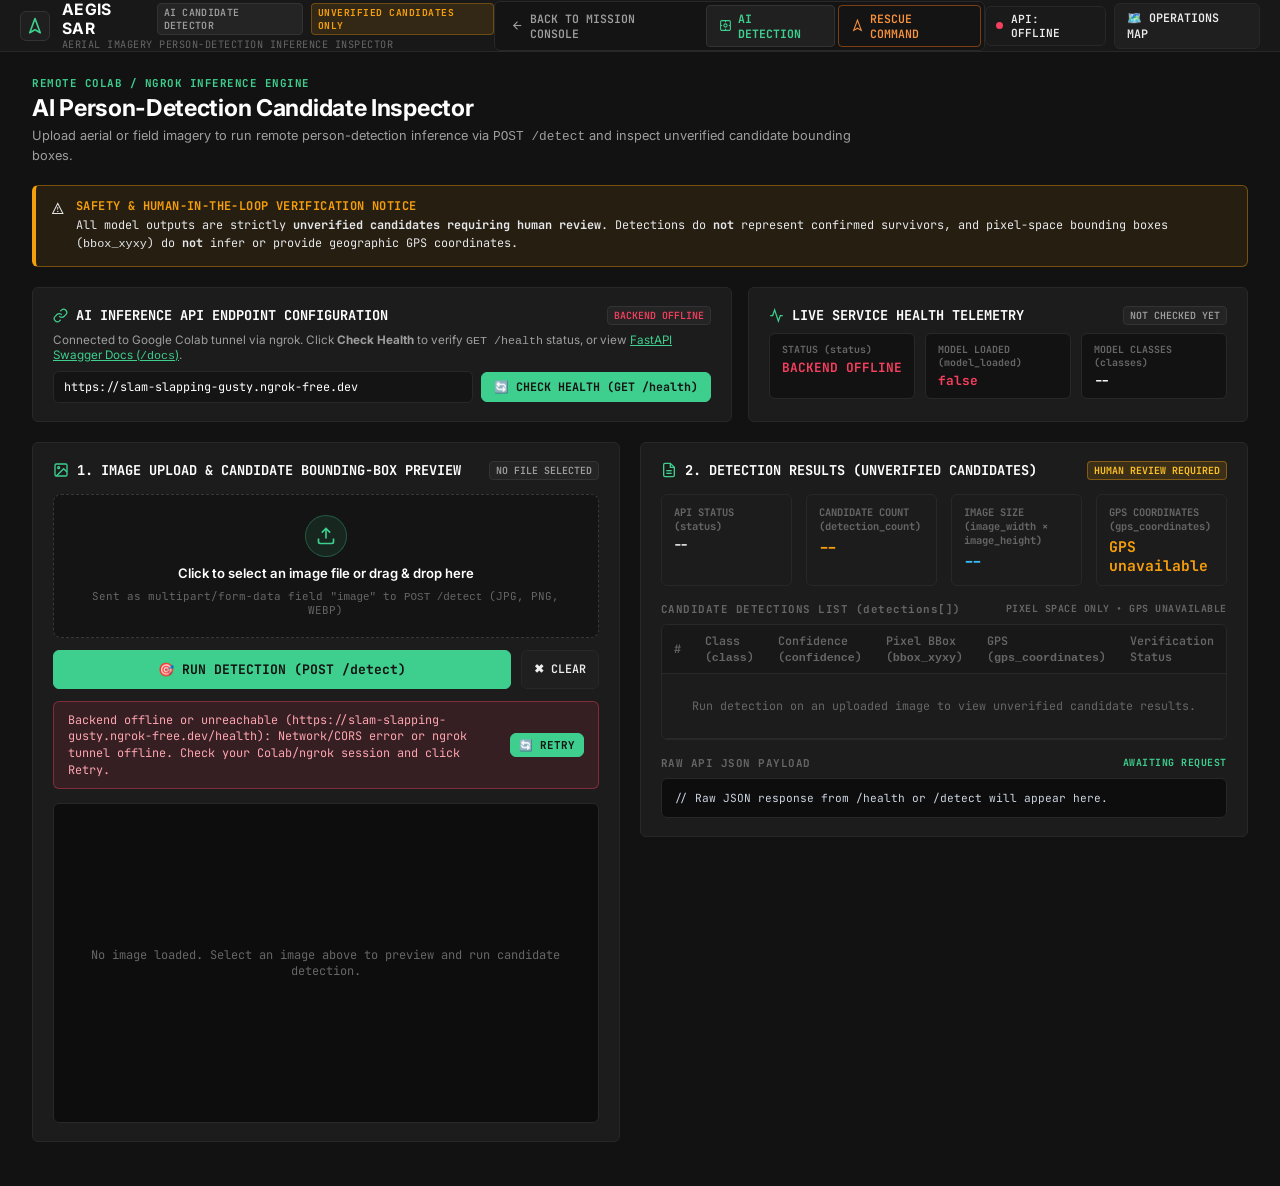
<file: ai-detection.html>
<!DOCTYPE html>
<html lang="en">
<head>
  <meta charset="UTF-8">
  <meta name="viewport" content="width=device-width, initial-scale=1.0">
  <meta http-equiv="Cache-Control" content="no-cache, no-store, must-revalidate">
  <meta http-equiv="Pragma" content="no-cache">
  <meta http-equiv="Expires" content="0">
  <title>AEGIS SAR Console | AI Candidate Detection Inspector</title>
  <script>
    if (window.location.hostname.endsWith('.vercel.app') && window.location.hostname !== 'aegissar.vercel.app') {
      window.location.replace('https://aegissar.vercel.app' + window.location.pathname + window.location.search + window.location.hash);
    }
  </script>
  <link rel="stylesheet" href="styles.css?v=20261011-v4">
  <link rel="icon" href="data:image/svg+xml,<svg xmlns='http://www.w3.org/2000/svg' viewBox='0 0 24 24' fill='%233ecf8e'><polygon points='12 2 19 21 12 17 5 21 12 2'/></svg>">
  <style>
    body {
      overflow-y: auto;
      height: auto;
      min-height: 100vh;
    }

    .ai-page-wrapper {
      max-width: 1380px;
      width: 100%;
      margin: 0 auto;
      padding: 24px 32px 48px;
      display: flex;
      flex-direction: column;
      gap: 20px;
    }

    /* Safety & Ethical Protocol Banner */
    .safety-banner {
      background: rgba(245, 158, 11, 0.09);
      border: 1px solid rgba(245, 158, 11, 0.4);
      border-left: 4px solid var(--accent-amber);
      border-radius: 6px;
      padding: 12px 16px;
      display: flex;
      align-items: flex-start;
      gap: 12px;
    }

    .safety-banner-title {
      font-size: 0.75rem;
      font-weight: 700;
      color: var(--accent-amber);
      letter-spacing: 0.4px;
      margin-bottom: 3px;
    }

    .safety-banner-desc {
      font-size: 0.74rem;
      color: #e5e7eb;
      line-height: 1.5;
    }

    /* API Health & Endpoint Bar */
    .api-connection-bar {
      display: grid;
      grid-template-columns: 1.4fr 1fr;
      gap: 16px;
      align-items: stretch;
    }

    @media (max-width: 980px) {
      .api-connection-bar {
        grid-template-columns: 1fr;
      }
    }

    .endpoint-input-row {
      display: flex;
      gap: 8px;
      align-items: center;
      margin-top: 8px;
    }

    .health-metrics-grid {
      display: grid;
      grid-template-columns: repeat(3, 1fr);
      gap: 10px;
      margin-top: 8px;
    }

    .health-metric-box {
      background: #121212;
      border: 1px solid var(--border-subtle);
      border-radius: 6px;
      padding: 9px 12px;
      display: flex;
      flex-direction: column;
      gap: 3px;
    }

    .health-metric-lbl {
      font-size: 0.62rem;
      color: var(--text-muted);
      font-weight: 700;
    }

    .health-metric-val {
      font-size: 0.8rem;
      font-weight: 700;
      color: #fff;
      word-break: break-word;
    }

    /* Main Workspace Grid: Left Upload/Preview, Right Detection Results */
    .detection-workspace-grid {
      display: grid;
      grid-template-columns: 1.15fr 1fr;
      gap: 20px;
      align-items: start;
    }

    @media (max-width: 1080px) {
      .detection-workspace-grid {
        grid-template-columns: 1fr;
      }
    }

    /* Upload Dropzone */
    .upload-dropzone {
      border: 1.5px dashed #383838;
      background: #141414;
      border-radius: 8px;
      padding: 20px;
      text-align: center;
      cursor: pointer;
      transition: all 0.15s ease;
      display: flex;
      flex-direction: column;
      align-items: center;
      gap: 8px;
    }

    .upload-dropzone:hover,
    .upload-dropzone.dragover {
      border-color: var(--accent-emerald);
      background: rgba(62, 207, 142, 0.05);
    }

    .upload-icon-circle {
      width: 42px;
      height: 42px;
      border-radius: 50%;
      background: rgba(62, 207, 142, 0.1);
      border: 1px solid rgba(62, 207, 142, 0.3);
      display: flex;
      align-items: center;
      justify-content: center;
      color: var(--accent-emerald);
    }

    /* Preview & Bounding Box Canvas Stage */
    .preview-stage-container {
      margin-top: 14px;
      background: #0d0d0d;
      border: 1px solid var(--border-subtle);
      border-radius: 6px;
      min-height: 320px;
      max-height: 560px;
      position: relative;
      display: flex;
      align-items: center;
      justify-content: center;
      overflow: hidden;
      padding: 8px;
    }

    .preview-canvas-wrap {
      position: relative;
      display: inline-block;
      max-width: 100%;
    }

    #imagePreviewEl {
      display: none;
      max-width: 100%;
      max-height: 520px;
      width: auto;
      height: auto;
      border-radius: 4px;
      vertical-align: middle;
    }

    #bboxOverlayCanvas {
      position: absolute;
      top: 0;
      left: 0;
      width: 100%;
      height: 100%;
      pointer-events: none;
    }

    .preview-empty-placeholder {
      color: var(--text-muted);
      font-size: 0.75rem;
      text-align: center;
      padding: 40px 20px;
    }

    /* Status & Alert Boxes */
    .status-banner {
      margin-top: 12px;
      padding: 10px 14px;
      border-radius: 6px;
      font-size: 0.74rem;
      display: none;
      align-items: center;
      gap: 10px;
      line-height: 1.4;
    }

    .status-banner.loading {
      display: flex;
      background: rgba(59, 130, 246, 0.1);
      border: 1px solid rgba(59, 130, 246, 0.35);
      color: #93c5fd;
    }

    .status-banner.error {
      display: flex;
      background: rgba(244, 63, 94, 0.12);
      border: 1px solid rgba(244, 63, 94, 0.4);
      color: #fda4af;
    }

    .status-banner.success {
      display: flex;
      background: rgba(16, 185, 129, 0.1);
      border: 1px solid rgba(16, 185, 129, 0.35);
      color: #6ee7b7;
    }

    .spinner-ring {
      width: 14px;
      height: 14px;
      border: 2px solid rgba(147, 197, 253, 0.3);
      border-top-color: #60a5fa;
      border-radius: 50%;
      animation: spin 0.75s linear infinite;
      flex-shrink: 0;
    }

    @keyframes spin {
      to { transform: rotate(360deg); }
    }

    /* API Warning Callout from /detect response */
    .api-response-warning {
      background: rgba(245, 158, 11, 0.12);
      border: 1px solid rgba(245, 158, 11, 0.35);
      border-radius: 6px;
      padding: 10px 12px;
      font-size: 0.72rem;
      color: #fcd34d;
      margin-bottom: 14px;
      display: none;
    }

    .candidate-badge {
      display: inline-block;
      padding: 2px 6px;
      border-radius: 4px;
      font-size: 0.62rem;
      font-weight: 700;
      background: rgba(245, 158, 11, 0.15);
      border: 1px solid rgba(245, 158, 11, 0.4);
      color: #fbbf24;
    }

    .raw-json-box {
      background: #0d0d0d;
      border: 1px solid var(--border-subtle);
      border-radius: 6px;
      padding: 12px;
      font-size: 0.7rem;
      color: #cbd5e1;
      max-height: 260px;
      overflow-y: auto;
      white-space: pre-wrap;
      word-break: break-word;
      margin-top: 8px;
    }
  </style>
</head>
<body>

  <!-- ======================================================== -->
  <!-- TOP CONSOLE NAVIGATION HEADER (CONSISTENT WITH AEGIS)    -->
  <!-- ======================================================== -->
  <header class="console-header">
    <div class="header-brand">
      <div class="brand-logo">
        <svg width="18" height="18" viewBox="0 0 24 24" fill="none" stroke="#3ecf8e" stroke-width="2.2" stroke-linecap="round" stroke-linejoin="round">
          <polygon points="12 2 19 21 12 17 5 21 12 2"></polygon>
        </svg>
      </div>
      <div>
        <div class="brand-title">
          AEGIS SAR
          <span class="badge-subtle mono">AI CANDIDATE DETECTOR</span>
          <span class="badge-demo mono">UNVERIFIED CANDIDATES ONLY</span>
        </div>
        <div class="brand-subtitle mono">
          AERIAL IMAGERY PERSON-DETECTION INFERENCE INSPECTOR
        </div>
      </div>
    </div>

    <nav class="nav-tabs mono">
      <a href="index.html" class="nav-tab" style="text-decoration: none;">
        <svg width="13" height="13" viewBox="0 0 24 24" fill="none" stroke="currentColor" stroke-width="2"><line x1="19" y1="12" x2="5" y2="12"/><polyline points="12 19 5 12 12 5"/></svg>
        BACK TO MISSION CONSOLE
      </a>
      <span class="nav-tab active" style="cursor: default;">
        <svg width="13" height="13" viewBox="0 0 24 24" fill="none" stroke="currentColor" stroke-width="2"><rect x="3" y="3" width="18" height="18" rx="2"/><circle cx="12" cy="12" r="3"/><path d="M12 3v3M12 18v3M3 12h3M18 12h3"/></svg>
        AI DETECTION
      </span>
      <a href="rescue-command.html?v=20261011-v3" class="nav-tab" style="text-decoration: none; border-color: rgba(249, 115, 22, 0.45); color: #fb923c;">
        <svg width="13" height="13" viewBox="0 0 24 24" fill="none" stroke="currentColor" stroke-width="2"><polygon points="12 2 19 21 12 17 5 21 12 2"/></svg>
        RESCUE COMMAND
      </a>
    </nav>

    <div class="header-actions">
      <div class="operator-profile-btn mono" style="cursor: default;">
        <div id="headerApiDot" class="status-indicator-green" style="background: var(--accent-amber);"></div>
        <span id="headerApiStatusText">API: CHECKING...</span>
      </div>
      <a href="index.html" class="btn-console mono" style="text-decoration: none;">
        🗺️ OPERATIONS MAP
      </a>
    </div>
  </header>

  <!-- ======================================================== -->
  <!-- MAIN AI DETECTION CONTENT                                -->
  <!-- ======================================================== -->
  <main class="ai-page-wrapper">

    <!-- Page Title Header -->
    <div class="page-header" style="margin-bottom: 0;">
      <div class="page-tag mono">REMOTE COLAB / NGROK INFERENCE ENGINE</div>
      <h1 class="page-title">AI Person-Detection Candidate Inspector</h1>
      <p class="page-subtitle">
        Upload aerial or field imagery to run remote person-detection inference via <code>POST /detect</code> and inspect unverified candidate bounding boxes.
      </p>
    </div>

    <!-- Mandatory Safety & Operational Disclaimer Banner -->
    <div class="safety-banner mono">
      <div style="font-size: 1.2rem; line-height: 1;">⚠️</div>
      <div>
        <div class="safety-banner-title">SAFETY &amp; HUMAN-IN-THE-LOOP VERIFICATION NOTICE</div>
        <div class="safety-banner-desc">
          All model outputs are strictly <strong>unverified candidates requiring human review</strong>. Detections do <strong>not</strong> represent confirmed survivors, and pixel-space bounding boxes (<code>bbox_xyxy</code>) do <strong>not</strong> infer or provide geographic GPS coordinates.
        </div>
      </div>
    </div>

    <!-- API Connection & Health Check Panel (GET /health) -->
    <div class="api-connection-bar">
      <div class="console-card" style="margin-bottom: 0;">
        <div class="console-card-header" style="margin-bottom: 8px;">
          <span class="console-card-title mono">
            <svg width="15" height="15" viewBox="0 0 24 24" fill="none" stroke="#3ecf8e" stroke-width="2"><path d="M10 13a5 5 0 0 0 7.54.54l3-3a5 5 0 0 0-7.07-7.07l-1.72 1.71"/><path d="M14 11a5 5 0 0 0-7.54-.54l-3 3a5 5 0 0 0 7.07 7.07l1.71-1.71"/></svg>
            AI INFERENCE API ENDPOINT CONFIGURATION
          </span>
          <span class="badge-subtle mono" id="healthHttpBadge">GET /health</span>
        </div>
        <p style="font-size: 0.73rem; color: var(--text-secondary);">
          Connected to Google Colab tunnel via ngrok. Click <strong>Check Health</strong> to verify <code>GET /health</code> status, or view <a href="https://slam-slapping-gusty.ngrok-free.dev/docs" id="apiDocsLink" target="_blank" rel="noopener noreferrer" style="color: var(--accent-emerald); text-decoration: underline;">FastAPI Swagger Docs (<code>/docs</code>)</a>.
        </p>
        <div class="endpoint-input-row mono">
          <input
            type="url"
            id="apiBaseUrlInput"
            class="planner-field-input mono"
            style="flex: 1;"
            value="https://slam-slapping-gusty.ngrok-free.dev"
            placeholder="https://slam-slapping-gusty.ngrok-free.dev"
          >
          <button type="button" class="btn-console primary mono" id="btnCheckHealth">
            🔄 CHECK HEALTH (GET /health)
          </button>
        </div>
      </div>

      <div class="console-card" style="margin-bottom: 0;">
        <div class="console-card-header" style="margin-bottom: 6px;">
          <span class="console-card-title mono">
            <svg width="15" height="15" viewBox="0 0 24 24" fill="none" stroke="#3ecf8e" stroke-width="2"><polyline points="22 12 18 12 15 21 9 3 6 12 2 12"/></svg>
            LIVE SERVICE HEALTH TELEMETRY
          </span>
          <span class="badge-subtle mono" id="healthLastChecked">NOT CHECKED YET</span>
        </div>

        <div class="health-metrics-grid mono">
          <div class="health-metric-box">
            <span class="health-metric-lbl">STATUS (status)</span>
            <span class="health-metric-val" id="healthStatusVal">--</span>
          </div>
          <div class="health-metric-box">
            <span class="health-metric-lbl">MODEL LOADED (model_loaded)</span>
            <span class="health-metric-val" id="healthDetectorLoadedVal">--</span>
          </div>
          <div class="health-metric-box">
            <span class="health-metric-lbl">MODEL CLASSES (classes)</span>
            <span class="health-metric-val" id="healthClassesVal">--</span>
          </div>
        </div>
      </div>
    </div>

    <!-- Main Detection Workspace -->
    <div class="detection-workspace-grid">

      <!-- LEFT COLUMN: Image Upload, Action Controls & Annotated Preview -->
      <div class="console-card" style="margin-bottom: 0;">
        <div class="console-card-header">
          <span class="console-card-title mono">
            <svg width="16" height="16" viewBox="0 0 24 24" fill="none" stroke="#3ecf8e" stroke-width="2"><rect x="3" y="3" width="18" height="18" rx="2"/><circle cx="8.5" cy="8.5" r="1.5"/><polyline points="21 15 16 10 5 21"/></svg>
            1. IMAGE UPLOAD &amp; CANDIDATE BOUNDING-BOX PREVIEW
          </span>
          <span class="badge-subtle mono" id="selectedFileMetaBadge">NO FILE SELECTED</span>
        </div>

        <!-- File Input & Drag-and-Drop Zone -->
        <input type="file" id="imageFileInput" accept="image/*" style="display: none;">
        <div class="upload-dropzone" id="uploadDropzone">
          <div class="upload-icon-circle">
            <svg width="20" height="20" viewBox="0 0 24 24" fill="none" stroke="currentColor" stroke-width="2"><path d="M21 15v4a2 2 0 0 1-2 2H5a2 2 0 0 1-2-2v-4"/><polyline points="17 8 12 3 7 8"/><line x1="12" y1="3" x2="12" y2="15"/></svg>
          </div>
          <div style="font-size: 0.82rem; font-weight: 600; color: #fff;">
            Click to select an image file or drag &amp; drop here
          </div>
          <div class="mono" style="font-size: 0.68rem; color: var(--text-muted);">
            Sent as multipart/form-data field <code>"image"</code> to <code>POST /detect</code> (JPG, PNG, WEBP)
          </div>
        </div>

        <!-- Action Buttons -->
        <div style="display: flex; gap: 10px; margin-top: 12px;">
          <button type="button" class="btn-console primary large mono" id="btnRunDetection" style="flex: 1; justify-content: center;" disabled>
            🎯 RUN DETECTION (POST /detect)
          </button>
          <button type="button" class="btn-console mono" id="btnClearDetection" disabled>
            ✖ CLEAR
          </button>
        </div>

        <!-- Loading / Error / Offline / Status Message Banner with Retry Action -->
        <div id="detectionStatusBanner" class="status-banner mono" style="justify-content: space-between; gap: 12px;">
          <div style="display: flex; align-items: center; gap: 10px; flex: 1;">
            <div id="statusSpinner" class="spinner-ring" style="display: none;"></div>
            <span id="detectionStatusText"></span>
          </div>
          <button type="button" class="btn-console primary small mono" id="btnStatusRetry" style="display: none; white-space: nowrap;">
            🔄 RETRY
          </button>
        </div>

        <!-- Image Preview + Bounding-Box Canvas Overlay -->
        <div class="preview-stage-container" id="previewStageContainer">
          <div id="previewEmptyText" class="preview-empty-placeholder mono">
            No image loaded. Select an image above to preview and run candidate detection.
          </div>
          <div class="preview-canvas-wrap" id="previewCanvasWrap" style="display: none;">
            <img id="imagePreviewEl" alt="Uploaded SAR inspection preview">
            <canvas id="bboxOverlayCanvas"></canvas>
          </div>
        </div>
      </div>

      <!-- RIGHT COLUMN: Structured API Response & Unverified Candidates Table -->
      <div class="console-card" style="margin-bottom: 0;">
        <div class="console-card-header">
          <span class="console-card-title mono">
            <svg width="16" height="16" viewBox="0 0 24 24" fill="none" stroke="#3ecf8e" stroke-width="2"><path d="M14 2H6a2 2 0 0 0-2 2v16a2 2 0 0 0 2 2h12a2 2 0 0 0 2-2V8z"/><polyline points="14 2 14 8 20 8"/><line x1="16" y1="13" x2="8" y2="13"/><line x1="16" y1="17" x2="8" y2="17"/></svg>
            2. DETECTION RESULTS (UNVERIFIED CANDIDATES)
          </span>
          <span class="candidate-badge mono">HUMAN REVIEW REQUIRED</span>
        </div>

        <!-- API Warning Field Display (populated from response.warning) -->
        <div id="apiWarningBox" class="api-response-warning mono"></div>

        <!-- Top-level Response Metrics from POST /detect -->
        <div class="kpi-row-grid mono" style="grid-template-columns: repeat(4, 1fr); margin-bottom: 16px;">
          <div class="kpi-card" style="padding: 10px 12px;">
            <span class="kpi-lbl">API STATUS (status)</span>
            <span class="kpi-val" id="resStatusVal" style="font-size: 0.78rem; line-height: 1.25; color: #fff;">--</span>
          </div>
          <div class="kpi-card" style="padding: 10px 12px;">
            <span class="kpi-lbl">CANDIDATE COUNT (detection_count)</span>
            <span class="kpi-val" id="resCountVal" style="font-size: 0.98rem; color: var(--accent-amber);">--</span>
          </div>
          <div class="kpi-card" style="padding: 10px 12px;">
            <span class="kpi-lbl">IMAGE SIZE (image_width × image_height)</span>
            <span class="kpi-val" id="resDimensionsVal" style="font-size: 0.98rem; color: #38bdf8;">--</span>
          </div>
          <div class="kpi-card" style="padding: 10px 12px;">
            <span class="kpi-lbl">GPS COORDINATES (gps_coordinates)</span>
            <span class="kpi-val" id="resGpsVal" style="font-size: 0.92rem; color: var(--accent-amber);">GPS unavailable</span>
          </div>
        </div>

        <!-- Detections Table -->
        <div class="section-label mono" style="display: flex; justify-content: space-between; align-items: center;">
          <span>CANDIDATE DETECTIONS LIST (detections[])</span>
          <span style="color: var(--text-muted); font-size: 0.62rem;">PIXEL SPACE ONLY • GPS UNAVAILABLE</span>
        </div>

        <div style="max-height: 310px; overflow-y: auto; border: 1px solid var(--border-subtle); border-radius: 6px;">
          <table class="data-table mono" style="margin-top: 0;">
            <thead>
              <tr>
                <th>#</th>
                <th>Class (<code>class</code>)</th>
                <th>Confidence (<code>confidence</code>)</th>
                <th>Pixel BBox (<code>bbox_xyxy</code>)</th>
                <th>GPS (<code>gps_coordinates</code>)</th>
                <th>Verification Status</th>
              </tr>
            </thead>
            <tbody id="detectionsTableBody">
              <tr>
                <td colspan="6" style="text-align: center; padding: 24px; color: var(--text-muted);">
                  Run detection on an uploaded image to view unverified candidate results.
                </td>
              </tr>
            </tbody>
          </table>
        </div>

        <!-- Raw API JSON Response Inspector -->
        <div style="margin-top: 16px;">
          <div class="section-label mono" style="display: flex; justify-content: space-between; align-items: center;">
            <span>RAW API JSON PAYLOAD</span>
            <span id="rawEndpointSourceLabel" style="color: var(--accent-emerald); font-size: 0.62rem;">AWAITING REQUEST</span>
          </div>
          <pre id="rawJsonOutput" class="raw-json-box mono">// Raw JSON response from /health or /detect will appear here.</pre>
        </div>
      </div>

    </div>
  </main>

  <script>
    /**
     * AEGIS SAR AI Candidate Detection Client
     * Connects to Google Colab FastAPI service via ngrok:
     * - GET  /health -> { status: "ok", model_loaded: true, classes: { "0": "Person" } }
     * - POST /detect -> FormData("image") -> { image_width, image_height, detection_count, detections: [{ class, confidence, bbox_xyxy, status }], status, gps_coordinates, warning }
     */
    const HEALTH_TIMEOUT_MS = 10000;
    const DETECT_TIMEOUT_MS = 35000;

    const apiBaseUrlInput = document.getElementById('apiBaseUrlInput');
    const apiDocsLink = document.getElementById('apiDocsLink');
    const btnCheckHealth = document.getElementById('btnCheckHealth');
    const headerApiDot = document.getElementById('headerApiDot');
    const headerApiStatusText = document.getElementById('headerApiStatusText');
    const healthHttpBadge = document.getElementById('healthHttpBadge');
    const healthLastChecked = document.getElementById('healthLastChecked');
    const healthStatusVal = document.getElementById('healthStatusVal');
    const healthDetectorLoadedVal = document.getElementById('healthDetectorLoadedVal');
    const healthClassesVal = document.getElementById('healthClassesVal');

    const imageFileInput = document.getElementById('imageFileInput');
    const uploadDropzone = document.getElementById('uploadDropzone');
    const selectedFileMetaBadge = document.getElementById('selectedFileMetaBadge');
    const btnRunDetection = document.getElementById('btnRunDetection');
    const btnClearDetection = document.getElementById('btnClearDetection');
    const detectionStatusBanner = document.getElementById('detectionStatusBanner');
    const statusSpinner = document.getElementById('statusSpinner');
    const detectionStatusText = document.getElementById('detectionStatusText');
    const btnStatusRetry = document.getElementById('btnStatusRetry');

    const previewEmptyText = document.getElementById('previewEmptyText');
    const previewCanvasWrap = document.getElementById('previewCanvasWrap');
    const imagePreviewEl = document.getElementById('imagePreviewEl');
    const bboxOverlayCanvas = document.getElementById('bboxOverlayCanvas');

    const apiWarningBox = document.getElementById('apiWarningBox');
    const resStatusVal = document.getElementById('resStatusVal');
    const resCountVal = document.getElementById('resCountVal');
    const resDimensionsVal = document.getElementById('resDimensionsVal');
    const resGpsVal = document.getElementById('resGpsVal');
    const detectionsTableBody = document.getElementById('detectionsTableBody');
    const rawJsonOutput = document.getElementById('rawJsonOutput');
    const rawEndpointSourceLabel = document.getElementById('rawEndpointSourceLabel');

    let selectedImageFile = null;
    let lastDetectionResponse = null;
    let pendingRetryAction = null;

    function getCleanBaseUrl() {
      const url = (apiBaseUrlInput.value || '').trim().replace(/\/+$/, '');
      if (apiDocsLink && url) {
        apiDocsLink.href = `${url}/docs`;
      }
      return url;
    }

    function setStatusBanner(type, message, showSpinner = false, retryCallback = null) {
      pendingRetryAction = retryCallback;
      if (!type) {
        detectionStatusBanner.className = 'status-banner mono';
        detectionStatusBanner.style.display = 'none';
        if (btnStatusRetry) btnStatusRetry.style.display = 'none';
        return;
      }
      detectionStatusBanner.className = `status-banner ${type} mono`;
      detectionStatusBanner.style.display = 'flex';
      statusSpinner.style.display = showSpinner ? 'inline-block' : 'none';
      detectionStatusText.textContent = message;
      if (btnStatusRetry) {
        btnStatusRetry.style.display = typeof retryCallback === 'function' ? 'inline-flex' : 'none';
      }
    }

    function formatGpsField(gpsValue) {
      if (gpsValue === null || gpsValue === undefined || gpsValue === '') {
        return 'GPS unavailable';
      }
      if (typeof gpsValue === 'object') {
        const lat = gpsValue.lat ?? gpsValue.latitude;
        const lon = gpsValue.lon ?? gpsValue.lng ?? gpsValue.longitude;
        if (typeof lat === 'number' && typeof lon === 'number') {
          return `${lat.toFixed(5)}, ${lon.toFixed(5)}`;
        }
      }
      return String(gpsValue);
    }

    /**
     * 1. Check API Health (GET /health)
     */
    async function checkApiHealth() {
      const baseUrl = getCleanBaseUrl();
      if (!baseUrl) {
        setStatusBanner('error', 'Please enter a valid API Base URL.');
        return;
      }

      btnCheckHealth.disabled = true;
      btnCheckHealth.textContent = '⏳ CHECKING...';
      headerApiDot.style.background = 'var(--accent-amber)';
      headerApiStatusText.textContent = 'API: CHECKING...';
      healthHttpBadge.textContent = 'CONNECTING...';

      const controller = new AbortController();
      const timer = setTimeout(() => controller.abort(), HEALTH_TIMEOUT_MS);

      try {
        const response = await fetch(`${baseUrl}/health`, {
          method: 'GET',
          headers: {
            'Accept': 'application/json',
            'ngrok-skip-browser-warning': 'true'
          },
          signal: controller.signal
        });
        clearTimeout(timer);

        const rawText = await response.text();
        let data;
        try {
          data = JSON.parse(rawText);
        } catch {
          throw new Error('Backend returned non-JSON response (ngrok tunnel may be offline or disconnected).');
        }

        rawEndpointSourceLabel.textContent = `GET ${baseUrl}/health (HTTP ${response.status})`;
        rawJsonOutput.textContent = JSON.stringify(data, null, 2);

        if (!response.ok) {
          throw new Error(`HTTP ${response.status}: ${JSON.stringify(data)}`);
        }

        // Populate exact fields returned by GET /health: status, model_loaded (or detector_loaded), classes
        const statusStr = data.status !== undefined ? String(data.status) : 'unknown';
        const isHealthyStatus = statusStr === 'ok' || statusStr === 'running';
        healthStatusVal.textContent = statusStr;
        healthStatusVal.style.color = isHealthyStatus ? 'var(--accent-emerald)' : 'var(--accent-amber)';

        const loadedVal = data.model_loaded !== undefined ? data.model_loaded : data.detector_loaded;
        healthDetectorLoadedVal.textContent = loadedVal !== undefined ? String(loadedVal) : 'unknown';
        healthDetectorLoadedVal.style.color = loadedVal === true ? 'var(--accent-emerald)' : 'var(--accent-red)';

        if (data.classes && typeof data.classes === 'object') {
          const formattedClasses = Object.entries(data.classes)
            .map(([id, label]) => `${id}: ${label}`)
            .join(', ');
          healthClassesVal.textContent = formattedClasses || JSON.stringify(data.classes);
        } else {
          healthClassesVal.textContent = data.classes !== undefined ? String(data.classes) : '--';
        }

        const nowStr = new Date().toLocaleTimeString();
        healthLastChecked.textContent = `ONLINE @ ${nowStr}`;
        healthHttpBadge.textContent = `HTTP ${response.status} OK`;
        healthHttpBadge.style.color = 'var(--accent-emerald)';

        headerApiDot.style.background = 'var(--accent-emerald)';
        headerApiStatusText.textContent = `API: ${statusStr.toUpperCase()}`;

        if (detectionStatusBanner.classList.contains('error')) {
          setStatusBanner(null, '');
        }
      } catch (err) {
        clearTimeout(timer);
        const reason = err.name === 'AbortError'
          ? 'Health check timed out after 10s'
          : (err.message === 'Failed to fetch' ? 'Network/CORS error or ngrok tunnel offline' : err.message);
        healthStatusVal.textContent = 'BACKEND OFFLINE';
        healthStatusVal.style.color = 'var(--accent-red)';
        healthDetectorLoadedVal.textContent = 'false';
        healthDetectorLoadedVal.style.color = 'var(--accent-red)';
        healthClassesVal.textContent = '--';
        healthHttpBadge.textContent = 'BACKEND OFFLINE';
        healthHttpBadge.style.color = 'var(--accent-red)';
        headerApiDot.style.background = 'var(--accent-red)';
        headerApiStatusText.textContent = 'API: OFFLINE';
        setStatusBanner(
          'error',
          `Backend offline or unreachable (${baseUrl}/health): ${reason}. Check your Colab/ngrok session and click Retry.`,
          false,
          checkApiHealth
        );
      } finally {
        btnCheckHealth.disabled = false;
        btnCheckHealth.textContent = '🔄 CHECK HEALTH (GET /health)';
      }
    }

    /**
     * 2. Handle Image Selection & Local Preview
     */
    function handleFileSelected(file) {
      if (!file) return;
      if (!file.type || !file.type.startsWith('image/')) {
        setStatusBanner('error', 'Selected file is not a valid image. Please upload a JPG, PNG, or WEBP image.');
        return;
      }

      selectedImageFile = file;
      lastDetectionResponse = null;

      // Ensure input[type="file"].files[0] is populated even when selected via drag-and-drop
      try {
        const input = document.querySelector('input[type="file"]');
        if (typeof DataTransfer !== 'undefined' && input && (!input.files || input.files[0] !== file)) {
          const dt = new DataTransfer();
          dt.items.add(file);
          input.files = dt.files;
        }
      } catch (_) {
        // Fallback: selectedImageFile holds the File reference
      }

      const sizeKb = (file.size / 1024).toFixed(1);
      selectedFileMetaBadge.textContent = `${file.name} (${sizeKb} KB)`;
      selectedFileMetaBadge.style.color = 'var(--accent-emerald)';

      btnRunDetection.disabled = false;
      btnClearDetection.disabled = false;

      // Clear previous overlay & results
      clearOverlayCanvas();
      setStatusBanner(null, '');

      const reader = new FileReader();
      reader.onload = (e) => {
        imagePreviewEl.onload = () => {
          previewEmptyText.style.display = 'none';
          previewCanvasWrap.style.display = 'inline-block';
          imagePreviewEl.style.display = 'block';
          syncCanvasSizeToImage();
        };
        imagePreviewEl.src = e.target.result;
      };
      reader.readAsDataURL(file);
    }

    function syncCanvasSizeToImage() {
      if (!imagePreviewEl || !bboxOverlayCanvas) return;
      const rect = imagePreviewEl.getBoundingClientRect();
      bboxOverlayCanvas.width = Math.round(rect.width) || imagePreviewEl.clientWidth || 1;
      bboxOverlayCanvas.height = Math.round(rect.height) || imagePreviewEl.clientHeight || 1;
      if (lastDetectionResponse) {
        drawCandidateBoundingBoxes(lastDetectionResponse);
      }
    }

    function clearOverlayCanvas() {
      const ctx = bboxOverlayCanvas.getContext('2d');
      if (ctx) {
        ctx.clearRect(0, 0, bboxOverlayCanvas.width, bboxOverlayCanvas.height);
      }
    }

    function clearSelectionAndResults() {
      selectedImageFile = null;
      lastDetectionResponse = null;
      imageFileInput.value = '';
      imagePreviewEl.src = '';
      imagePreviewEl.style.display = 'none';
      previewCanvasWrap.style.display = 'none';
      previewEmptyText.style.display = 'block';
      clearOverlayCanvas();

      selectedFileMetaBadge.textContent = 'NO FILE SELECTED';
      selectedFileMetaBadge.style.color = '';
      btnRunDetection.disabled = true;
      btnClearDetection.disabled = true;

      apiWarningBox.style.display = 'none';
      resStatusVal.textContent = '--';
      resCountVal.textContent = '--';
      resDimensionsVal.textContent = '--';
      resGpsVal.textContent = 'GPS unavailable';
      detectionsTableBody.innerHTML = `
        <tr>
          <td colspan="6" style="text-align: center; padding: 24px; color: var(--text-muted);">
            Run detection on an uploaded image to view unverified candidate results.
          </td>
        </tr>
      `;
      setStatusBanner(null, '');
    }

    /**
     * Ensure the upload payload is an actual File/Blob object (never a string, URL, or raw DOM element).
     * If an HTMLCanvasElement is provided, convert it to a PNG File before uploading.
     */
    async function ensureValidImageFile(source) {
      if (source instanceof File) {
        return source;
      }
      if (source instanceof Blob) {
        return new File([source], 'image.jpg', { type: source.type || 'image/jpeg' });
      }
      if (typeof HTMLCanvasElement !== 'undefined' && source instanceof HTMLCanvasElement) {
        const blob = await new Promise((resolve) => source.toBlob(resolve, 'image/jpeg', 0.92));
        if (!blob) throw new Error('Failed to convert canvas snapshot to image Blob.');
        return new File([blob], 'image.jpg', { type: 'image/jpeg' });
      }
      throw new Error('Please select an image before running detection.');
    }

    /**
     * 3. Run Detection (POST /detect with FormData field "image")
     * Do NOT manually set the multipart Content-Type header; the browser generates the multipart boundary.
     */
    async function runDetection() {
      const baseUrl = getCleanBaseUrl() || 'https://slam-slapping-gusty.ngrok-free.dev';

      btnRunDetection.disabled = true;
      btnRunDetection.textContent = '⏳ RUNNING DETECTION...';

      const controller = new AbortController();
      const timer = setTimeout(() => controller.abort(), DETECT_TIMEOUT_MS);

      try {
        const actualFileInput = document.getElementById('imageFileInput') || document.querySelector('input[type="file"]');
        const rawCandidate = actualFileInput?.files?.[0] || selectedImageFile;

        if (!rawCandidate) {
          throw new Error('Please upload a thermal image before running detection.');
        }

        const imageFile = await ensureValidImageFile(rawCandidate);
        selectedImageFile = imageFile;

        setStatusBanner(
          'loading',
          `Uploading "${imageFile.name}" (${imageFile.size} bytes) to POST ${baseUrl}/detect (multipart field: "image")...`,
          true
        );

        const formData = new FormData();
        formData.append('image', imageFile, imageFile.name);

        const response = await fetch(`${baseUrl}/detect`, {
          method: 'POST',
          body: formData,
          signal: controller.signal
        });
        clearTimeout(timer);

        const responseText = await response.text();
        rawEndpointSourceLabel.textContent = `POST ${baseUrl}/detect (HTTP ${response.status})`;
        try {
          rawJsonOutput.textContent = JSON.stringify(JSON.parse(responseText), null, 2);
        } catch {
          rawJsonOutput.textContent = responseText;
        }

        if (!response.ok) {
          throw new Error(`Detection API returned HTTP ${response.status}: ${responseText}`);
        }

        const result = JSON.parse(responseText);
        console.log('Detection result:', result);

        lastDetectionResponse = result;
        renderDetectionResponse(result);

        headerApiDot.style.background = 'var(--accent-emerald)';
        headerApiStatusText.textContent = 'API: ONLINE';

        const count = typeof result.detection_count === 'number'
          ? result.detection_count
          : (Array.isArray(result.detections) ? result.detections.length : 0);

        setStatusBanner(
          'success',
          `Inference complete: ${count} unverified AI candidate(s) returned. Human review required before any operational action.`,
          false
        );
      } catch (err) {
        clearTimeout(timer);
        const reason = err.name === 'AbortError'
          ? 'Detection request timed out after 35s'
          : (err.message === 'Failed to fetch' ? 'Network/CORS error or ngrok tunnel offline' : err.message);
        headerApiDot.style.background = 'var(--accent-red)';
        headerApiStatusText.textContent = 'API: ERROR / OFFLINE';
        setStatusBanner(
          'error',
          `Backend offline or detection request failed (${baseUrl}/detect): ${reason}`,
          false,
          runDetection
        );
      } finally {
        const input = document.getElementById('imageFileInput') || document.querySelector('input[type="file"]');
        btnRunDetection.disabled = !(input?.files?.[0] || selectedImageFile);
        btnRunDetection.textContent = '🎯 RUN DETECTION (POST /detect)';
      }
    }

    /**
     * 4. Render Actual API Response Fields (status, image_width, image_height, detection_count, detections, gps_coordinates, warning)
     */
    function renderDetectionResponse(data) {
      // 1. Top-level fields
      resStatusVal.textContent = data.status !== undefined ? String(data.status) : '--';
      resStatusVal.style.color = data.status === 'ok' ? 'var(--accent-emerald)' : 'var(--accent-amber)';

      const detectionsList = Array.isArray(data.detections) ? data.detections : [];
      const countVal = data.detection_count !== undefined ? data.detection_count : detectionsList.length;
      resCountVal.textContent = `${countVal} CANDIDATE${countVal === 1 ? '' : 'S'}`;

      if (data.image_width !== undefined && data.image_height !== undefined) {
        resDimensionsVal.textContent = `${data.image_width} × ${data.image_height} px`;
      } else {
        resDimensionsVal.textContent = '--';
      }

      const topLevelGpsText = formatGpsField(data.gps_coordinates ?? null);
      resGpsVal.textContent = topLevelGpsText;

      // 2. API warning banner (always show thermal unvalidated notice from response.warning or default)
      const warningMsg = data.warning || 'Unvalidated for thermal imagery. Results are not confirmed survivor detections.';
      apiWarningBox.style.display = 'block';
      apiWarningBox.innerHTML = `<strong>API WARNING (<code>warning</code>):</strong> ${escapeHtml(String(warningMsg))}`;

      // 3. Populate detections[] table
      detectionsTableBody.innerHTML = '';

      if (detectionsList.length === 0) {
        detectionsTableBody.innerHTML = `
          <tr>
            <td colspan="6" style="text-align: center; padding: 22px; color: var(--text-secondary);">
              0 unverified candidates detected in this image (<code>detections: []</code>).
            </td>
          </tr>
        `;
      } else {
        detectionsList.forEach((det, idx) => {
          const tr = document.createElement('tr');
          const clsName = det.class !== undefined ? String(det.class) : 'Person';
          const rawConf = typeof det.confidence === 'number' ? det.confidence : null;
          const confDisplay = rawConf !== null
            ? `${(rawConf * 100).toFixed(2)}% (${rawConf})`
            : String(det.confidence ?? '--');

          const rawBbox = Array.isArray(det.bbox)
            ? det.bbox
            : (Array.isArray(det.bbox_xyxy) ? det.bbox_xyxy : null);
          const bboxArr = rawBbox
            ? rawBbox.map(n => Number(n).toFixed(2)).join(', ')
            : JSON.stringify(det.bbox ?? det.bbox_xyxy ?? []);

          const candidateGpsText = formatGpsField(det.gps_coordinates ?? data.gps_coordinates ?? null);
          const candidateStatusText = det.status ? String(det.status) : 'UNVERIFIED CANDIDATE — HUMAN REVIEW REQUIRED';

          tr.innerHTML = `
            <td style="color: #fff; font-weight: 700;">#${idx + 1}</td>
            <td style="color: var(--accent-amber); font-weight: 700;">${escapeHtml(clsName)}</td>
            <td style="color: var(--accent-emerald); font-weight: 700;">${escapeHtml(confDisplay)}</td>
            <td style="color: #cbd5e1;">[${escapeHtml(bboxArr)}]</td>
            <td style="color: var(--accent-amber);">${escapeHtml(candidateGpsText)}</td>
            <td><span class="candidate-badge">${escapeHtml(candidateStatusText)}</span></td>
          `;
          detectionsTableBody.appendChild(tr);
        });
      }

      // 4. Draw bounding boxes on preview canvas
      syncCanvasSizeToImage();
    }

    /**
     * 5. Draw bbox / bbox_xyxy [x1, y1, x2, y2] on Overlay Canvas
     */
    function drawCandidateBoundingBoxes(data) {
      clearOverlayCanvas();
      if (!data || !Array.isArray(data.detections) || data.detections.length === 0) return;

      const ctx = bboxOverlayCanvas.getContext('2d');
      const dispW = bboxOverlayCanvas.width;
      const dispH = bboxOverlayCanvas.height;

      const srcW = Number(data.image_width) || imagePreviewEl.naturalWidth || dispW;
      const srcH = Number(data.image_height) || imagePreviewEl.naturalHeight || dispH;

      const scaleX = dispW / srcW;
      const scaleY = dispH / srcH;

      data.detections.forEach((det, idx) => {
        const rawBbox = Array.isArray(det.bbox)
          ? det.bbox
          : (Array.isArray(det.bbox_xyxy) ? det.bbox_xyxy : null);
        if (!rawBbox || rawBbox.length < 4) return;
        const [x1, y1, x2, y2] = rawBbox.map(Number);

        const rx = x1 * scaleX;
        const ry = y1 * scaleY;
        const rw = Math.max(4, (x2 - x1) * scaleX);
        const rh = Math.max(4, (y2 - y1) * scaleY);

        // Amber candidate bounding box
        ctx.strokeStyle = '#f59e0b';
        ctx.lineWidth = 2;
        ctx.strokeRect(rx, ry, rw, rh);

        const confPct = typeof det.confidence === 'number'
          ? `${(det.confidence * 100).toFixed(1)}%`
          : '';
        const label = `#${idx + 1} ${det.class || 'Person'} ${confPct} [UNVERIFIED]`;

        ctx.font = 'bold 10px "JetBrains Mono", monospace';
        const textWidth = ctx.measureText(label).width;
        const labelY = Math.max(14, ry);

        ctx.fillStyle = 'rgba(18, 18, 18, 0.88)';
        ctx.fillRect(rx, labelY - 14, textWidth + 8, 14);

        ctx.fillStyle = '#fbbf24';
        ctx.fillText(label, rx + 4, labelY - 3);
      });
    }

    function escapeHtml(str) {
      return str
        .replace(/&/g, '&amp;')
        .replace(/</g, '&lt;')
        .replace(/>/g, '&gt;')
        .replace(/"/g, '&quot;');
    }

    // Event Listeners
    btnCheckHealth.addEventListener('click', checkApiHealth);
    btnRunDetection.addEventListener('click', runDetection);
    btnClearDetection.addEventListener('click', clearSelectionAndResults);
    if (btnStatusRetry) {
      btnStatusRetry.addEventListener('click', () => {
        if (typeof pendingRetryAction === 'function') {
          pendingRetryAction();
        }
      });
    }
    apiBaseUrlInput.addEventListener('input', getCleanBaseUrl);

    uploadDropzone.addEventListener('click', () => imageFileInput.click());
    imageFileInput.addEventListener('change', (e) => {
      if (e.target.files && e.target.files[0]) {
        handleFileSelected(e.target.files[0]);
      }
    });

    uploadDropzone.addEventListener('dragover', (e) => {
      e.preventDefault();
      uploadDropzone.classList.add('dragover');
    });
    uploadDropzone.addEventListener('dragleave', () => {
      uploadDropzone.classList.remove('dragover');
    });
    uploadDropzone.addEventListener('drop', (e) => {
      e.preventDefault();
      uploadDropzone.classList.remove('dragover');
      if (e.dataTransfer.files && e.dataTransfer.files[0]) {
        handleFileSelected(e.dataTransfer.files[0]);
      }
    });

    window.addEventListener('resize', syncCanvasSizeToImage);
    if (typeof ResizeObserver !== 'undefined' && imagePreviewEl) {
      const imgResizeObserver = new ResizeObserver(() => {
        syncCanvasSizeToImage();
      });
      imgResizeObserver.observe(imagePreviewEl);
    }

    // Automatically check GET /health on page load
    window.addEventListener('DOMContentLoaded', () => {
      checkApiHealth();
    });
  </script>
</body>
</html>
</file>
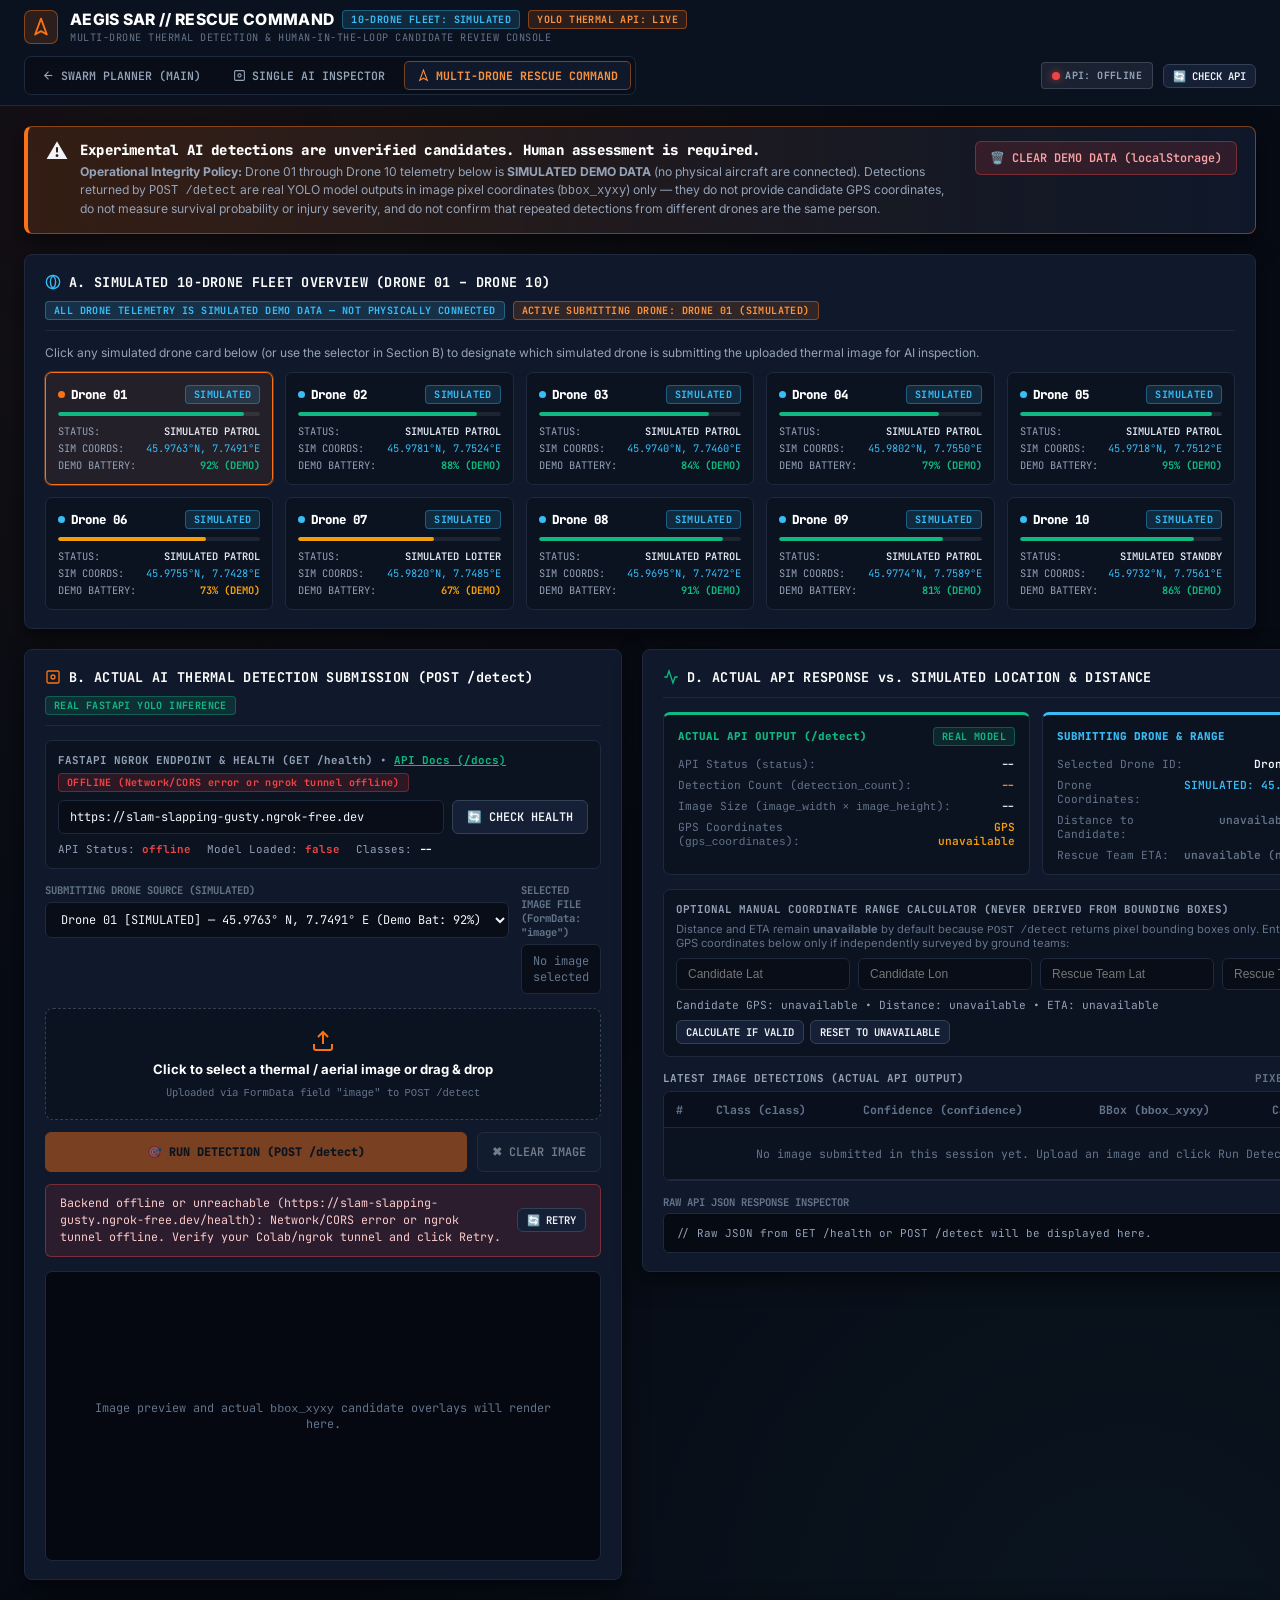
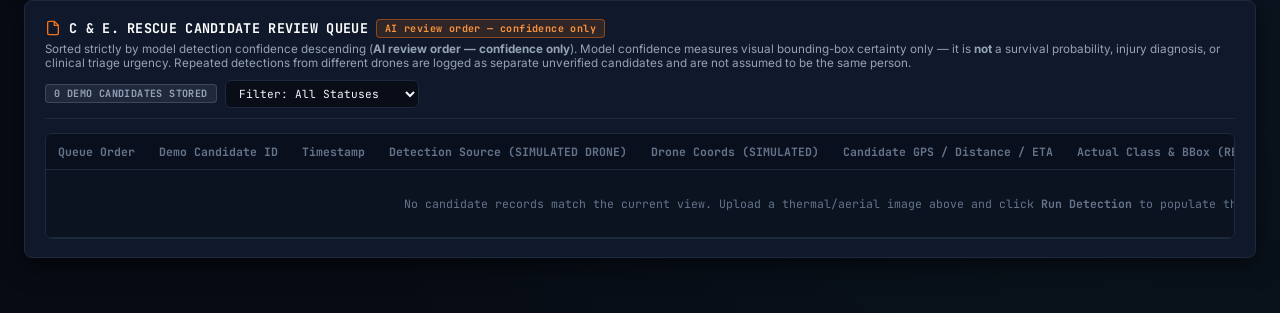
<file: rescue-command.html>
<!DOCTYPE html>
<html lang="en">
<head>
  <meta charset="UTF-8">
  <meta name="viewport" content="width=device-width, initial-scale=1.0">
  <meta http-equiv="Cache-Control" content="no-cache, no-store, must-revalidate">
  <meta http-equiv="Pragma" content="no-cache">
  <meta http-equiv="Expires" content="0">
  <title>AEGIS SAR | Multi-Drone Rescue Command Dashboard</title>
  <script>
    if (window.location.hostname.endsWith('.vercel.app') && window.location.hostname !== 'aegissar.vercel.app') {
      window.location.replace('https://aegissar.vercel.app' + window.location.pathname + window.location.search + window.location.hash);
    }
  </script>
  <link rel="stylesheet" href="rescue-command.css?v=20261011-v4">
  <link rel="icon" href="data:image/svg+xml,<svg xmlns='http://www.w3.org/2000/svg' viewBox='0 0 24 24' fill='%23f97316'><polygon points='12 2 19 21 12 17 5 21 12 2'/></svg>">
</head>
<body class="rescue-command-body">

  <!-- ======================================================== -->
  <!-- TOP COMMAND NAVIGATION HEADER                            -->
  <!-- ======================================================== -->
  <header class="rc-header">
    <div class="rc-brand">
      <div class="rc-brand-logo">
        <svg width="20" height="20" viewBox="0 0 24 24" fill="none" stroke="currentColor" stroke-width="2.2" stroke-linecap="round" stroke-linejoin="round">
          <polygon points="12 2 19 21 12 17 5 21 12 2"></polygon>
        </svg>
      </div>
      <div>
        <div class="rc-brand-title">
          AEGIS SAR // RESCUE COMMAND
          <span class="rc-badge rc-badge-sim mono">10-DRONE FLEET: SIMULATED</span>
          <span class="rc-badge rc-badge-orange mono">YOLO THERMAL API: LIVE</span>
        </div>
        <div class="rc-brand-subtitle mono">
          MULTI-DRONE THERMAL DETECTION &amp; HUMAN-IN-THE-LOOP CANDIDATE REVIEW CONSOLE
        </div>
      </div>
    </div>

    <nav class="rc-nav-links mono">
      <a href="index.html" class="rc-nav-link">
        <svg width="13" height="13" viewBox="0 0 24 24" fill="none" stroke="currentColor" stroke-width="2"><line x1="19" y1="12" x2="5" y2="12"/><polyline points="12 19 5 12 12 5"/></svg>
        SWARM PLANNER (MAIN)
      </a>
      <a href="ai-detection.html?v=20261011-v3" class="rc-nav-link">
        <svg width="13" height="13" viewBox="0 0 24 24" fill="none" stroke="currentColor" stroke-width="2"><rect x="3" y="3" width="18" height="18" rx="2"/><circle cx="12" cy="12" r="3"/></svg>
        SINGLE AI INSPECTOR
      </a>
      <a href="rescue-command.html?v=20261011-v3" class="rc-nav-link active">
        <svg width="13" height="13" viewBox="0 0 24 24" fill="none" stroke="currentColor" stroke-width="2"><polygon points="12 2 19 21 12 17 5 21 12 2"/></svg>
        MULTI-DRONE RESCUE COMMAND
      </a>
    </nav>

    <div class="rc-header-status mono">
      <div class="rc-badge rc-badge-neutral" id="rcHeaderApiPill" style="padding: 6px 10px;">
        <span id="rcHeaderApiDot" class="rc-status-dot checking"></span>
        <span id="rcHeaderApiText">API: CHECKING...</span>
      </div>
      <button type="button" class="rc-btn rc-btn-sm mono" id="btnHeaderCheckHealth">
        🔄 CHECK API
      </button>
    </div>
  </header>

  <!-- ======================================================== -->
  <!-- MAIN COMMAND DASHBOARD CONTAINER                         -->
  <!-- ======================================================== -->
  <main class="rc-container">

    <!-- MANDATORY PROMINENT EXPERIMENTAL AI NOTICE (Requirement E) -->
    <section class="rc-mandatory-notice" aria-label="Safety Notice">
      <div class="rc-notice-main">
        <div style="font-size: 1.35rem; line-height: 1;">⚠️</div>
        <div>
          <div class="rc-notice-title mono">
            Experimental AI detections are unverified candidates. Human assessment is required.
          </div>
          <div class="rc-notice-sub">
            <strong>Operational Integrity Policy:</strong> Drone 01 through Drone 10 telemetry below is <strong>SIMULATED DEMO DATA</strong> (no physical aircraft are connected). Detections returned by <code>POST /detect</code> are real YOLO model outputs in image pixel coordinates (<code>bbox_xyxy</code>) only — they do not provide candidate GPS coordinates, do not measure survival probability or injury severity, and do not confirm that repeated detections from different drones are the same person.
          </div>
        </div>
      </div>
      <div style="display: flex; align-items: center; gap: 8px;">
        <button type="button" class="rc-btn rc-btn-danger mono" id="btnClearDemoData" title="Clear all stored candidate records from browser localStorage">
          🗑️ CLEAR DEMO DATA (localStorage)
        </button>
      </div>
    </section>

    <!-- ======================================================== -->
    <!-- SECTION A: 10-DRONE SIMULATED OVERVIEW (Drone 01 - 10)   -->
    <!-- ======================================================== -->
    <section class="rc-card">
      <div class="rc-card-header">
        <div class="rc-card-title mono">
          <svg width="16" height="16" viewBox="0 0 24 24" fill="none" stroke="#38bdf8" stroke-width="2"><circle cx="12" cy="12" r="10"/><path d="M12 2a14.5 14.5 0 0 0 0 20 14.5 14.5 0 0 0 0-20"/></svg>
          A. SIMULATED 10-DRONE FLEET OVERVIEW (DRONE 01 – DRONE 10)
        </div>
        <div style="display: flex; align-items: center; gap: 8px; flex-wrap: wrap;">
          <span class="rc-badge rc-badge-sim mono">ALL DRONE TELEMETRY IS SIMULATED DEMO DATA — NOT PHYSICALLY CONNECTED</span>
          <span class="rc-badge rc-badge-orange mono" id="rcSelectedDroneBanner">ACTIVE SUBMITTING DRONE: DRONE 01 (SIMULATED)</span>
        </div>
      </div>

      <p style="font-size: 0.75rem; color: var(--rc-text-secondary); margin-bottom: 12px;">
        Click any simulated drone card below (or use the selector in Section B) to designate which simulated drone is submitting the uploaded thermal image for AI inspection.
      </p>

      <div class="rc-drone-grid mono" id="rcSimulatedDroneGrid">
        <!-- Populated dynamically by rescue-command.js (Drone 01 through Drone 10) -->
      </div>
    </section>

    <!-- ======================================================== -->
    <!-- SECTION B & D: ACTUAL AI DETECTION + LOCATION/DISTANCE   -->
    <!-- ======================================================== -->
    <div class="rc-main-grid">

      <!-- LEFT COLUMN: Section B — Actual AI Detection Upload, Preview & API Health -->
      <section class="rc-card">
        <div class="rc-card-header">
          <div class="rc-card-title mono">
            <svg width="16" height="16" viewBox="0 0 24 24" fill="none" stroke="#f97316" stroke-width="2"><rect x="3" y="3" width="18" height="18" rx="2"/><circle cx="12" cy="12" r="3"/></svg>
            B. ACTUAL AI THERMAL DETECTION SUBMISSION (POST /detect)
          </div>
          <span class="rc-badge rc-badge-real mono">REAL FASTAPI YOLO INFERENCE</span>
        </div>

        <!-- API Base URL + Health Check Bar -->
        <div style="background: var(--rc-bg-surface); border: 1px solid var(--rc-border-subtle); border-radius: 7px; padding: 12px; margin-bottom: 14px;">
          <div style="display: flex; justify-content: space-between; align-items: center; margin-bottom: 8px; flex-wrap: wrap; gap: 6px;">
            <span class="mono" style="font-size: 0.68rem; font-weight: 700; color: var(--rc-text-secondary);">
              FASTAPI NGROK ENDPOINT &amp; HEALTH (GET /health) • <a href="https://slam-slapping-gusty.ngrok-free.dev/docs" id="rcApiDocsLink" target="_blank" rel="noopener noreferrer" style="color: #10b981; text-decoration: underline;">API Docs (/docs)</a>
            </span>
            <span class="rc-badge rc-badge-neutral mono" id="rcHealthDetailBadge">Checking /health...</span>
          </div>
          <div style="display: flex; gap: 8px; flex-wrap: wrap;">
            <input
              type="url"
              id="rcApiBaseUrl"
              class="rc-input mono"
              style="flex: 1; min-width: 240px;"
              value="https://slam-slapping-gusty.ngrok-free.dev"
            >
            <button type="button" class="rc-btn mono" id="btnCheckHealthMain">
              🔄 CHECK HEALTH
            </button>
          </div>
          <div class="mono" style="display: flex; gap: 16px; margin-top: 8px; font-size: 0.68rem; color: var(--rc-text-secondary); flex-wrap: wrap;">
            <span>API Status: <strong id="rcHealthStatusField" style="color: #fff;">--</strong></span>
            <span>Model Loaded: <strong id="rcHealthLoadedField" style="color: #fff;">--</strong></span>
            <span>Classes: <strong id="rcHealthClassesField" style="color: #fff;">--</strong></span>
          </div>
        </div>

        <!-- Submitting Simulated Drone Selector -->
        <div style="display: grid; grid-template-columns: 1fr 1fr; gap: 12px; margin-bottom: 14px;">
          <div style="display: flex; flex-direction: column; gap: 5px;">
            <label for="rcDroneSelect" class="mono" style="font-size: 0.66rem; font-weight: 700; color: var(--rc-text-muted);">
              SUBMITTING DRONE SOURCE (SIMULATED)
            </label>
            <select id="rcDroneSelect" class="rc-select mono"></select>
          </div>
          <div style="display: flex; flex-direction: column; gap: 5px;">
            <label class="mono" style="font-size: 0.66rem; font-weight: 700; color: var(--rc-text-muted);">
              SELECTED IMAGE FILE (FormData: "image")
            </label>
            <div id="rcSelectedFileLabel" class="rc-input mono" style="color: var(--rc-text-muted); display: flex; align-items: center;">
              No image selected
            </div>
          </div>
        </div>

        <!-- Upload Dropzone -->
        <input type="file" id="rcImageInput" accept="image/*" style="display: none;">
        <div class="rc-dropzone" id="rcUploadDropzone">
          <svg width="24" height="24" viewBox="0 0 24 24" fill="none" stroke="#f97316" stroke-width="2"><path d="M21 15v4a2 2 0 0 1-2 2H5a2 2 0 0 1-2-2v-4"/><polyline points="17 8 12 3 7 8"/><line x1="12" y1="3" x2="12" y2="15"/></svg>
          <div style="font-size: 0.82rem; font-weight: 700; color: #fff;">
            Click to select a thermal / aerial image or drag &amp; drop
          </div>
          <div class="mono" style="font-size: 0.66rem; color: var(--rc-text-muted);">
            Uploaded via <code>FormData</code> field <code>"image"</code> to <code>POST /detect</code>
          </div>
        </div>

        <!-- Run Detection Button Row -->
        <div style="display: flex; gap: 10px; margin-top: 12px;">
          <button type="button" class="rc-btn rc-btn-orange mono" id="btnRunDetection" style="flex: 1; padding: 11px;" disabled>
            🎯 RUN DETECTION (POST /detect)
          </button>
          <button type="button" class="rc-btn mono" id="btnClearUpload" disabled>
            ✖ CLEAR IMAGE
          </button>
        </div>

        <!-- Alert / Status / Error Banner with Retry Action -->
        <div id="rcDetectionAlert" class="rc-alert mono" style="justify-content: space-between; gap: 10px;">
          <div style="display: flex; align-items: center; gap: 8px; flex: 1;">
            <div id="rcAlertSpinner" class="rc-spinner" style="display: none;"></div>
            <span id="rcAlertText"></span>
          </div>
          <button type="button" class="rc-btn rc-btn-sm mono" id="btnRcAlertRetry" style="display: none; white-space: nowrap;">
            🔄 RETRY
          </button>
        </div>

        <!-- Image Preview & Bounding Box Canvas -->
        <div class="rc-preview-stage">
          <div id="rcPreviewPlaceholder" class="mono" style="font-size: 0.74rem; color: var(--rc-text-muted); text-align: center; padding: 28px;">
            Image preview and actual <code>bbox_xyxy</code> candidate overlays will render here.
          </div>
          <div class="rc-preview-canvas-wrap" id="rcPreviewWrap" style="display: none;">
            <img id="rcImagePreview" alt="Uploaded thermal image preview">
            <canvas id="rcBboxCanvas"></canvas>
          </div>
        </div>
      </section>

      <!-- RIGHT COLUMN: Actual API Output vs Simulated Telemetry & Location/Distance Rules -->
      <section class="rc-card">
        <div class="rc-card-header">
          <div class="rc-card-title mono">
            <svg width="16" height="16" viewBox="0 0 24 24" fill="none" stroke="#10b981" stroke-width="2"><polyline points="22 12 18 12 15 21 9 3 6 12 2 12"/></svg>
            D. ACTUAL API RESPONSE vs. SIMULATED LOCATION &amp; DISTANCE
          </div>
          <span class="rc-badge rc-badge-warn mono">NO GPS FROM BBOX</span>
        </div>

        <!-- API Warning Banner (from response.warning) -->
        <div id="rcApiWarningBanner" class="mono" style="display: none; background: rgba(245, 158, 11, 0.12); border: 1px solid rgba(245, 158, 11, 0.35); border-radius: 6px; padding: 10px 12px; font-size: 0.71rem; color: #fcd34d; margin-bottom: 14px;"></div>

        <!-- Explicit Split: Real Model Output vs Simulated Drone Metadata (Requirement C & D) -->
        <div class="rc-origin-split mono">
          <!-- Box 1: Actual Model Output -->
          <div class="rc-origin-box real-api">
            <div style="display: flex; justify-content: space-between; align-items: center; margin-bottom: 4px;">
              <span style="font-size: 0.68rem; font-weight: 800; color: var(--rc-accent-emerald);">ACTUAL API OUTPUT (/detect)</span>
              <span class="rc-badge rc-badge-real">REAL MODEL</span>
            </div>
            <div class="rc-kv-row">
              <span>API Status (<code>status</code>):</span>
              <span id="rcOutStatus">--</span>
            </div>
            <div class="rc-kv-row">
              <span>Detection Count (<code>detection_count</code>):</span>
              <span id="rcOutCount" style="color: var(--rc-accent-orange-bright);">--</span>
            </div>
            <div class="rc-kv-row">
              <span>Image Size (<code>image_width × image_height</code>):</span>
              <span id="rcOutDims">--</span>
            </div>
            <div class="rc-kv-row">
              <span>GPS Coordinates (<code>gps_coordinates</code>):</span>
              <span id="rcOutGps" style="color: var(--rc-accent-amber);">GPS unavailable</span>
            </div>
          </div>

          <!-- Box 2: Simulated Drone & Distance/ETA Status -->
          <div class="rc-origin-box sim-drone">
            <div style="display: flex; justify-content: space-between; align-items: center; margin-bottom: 4px;">
              <span style="font-size: 0.68rem; font-weight: 800; color: var(--rc-accent-blue);">SUBMITTING DRONE &amp; RANGE</span>
              <span class="rc-badge rc-badge-sim">SIMULATED</span>
            </div>
            <div class="rc-kv-row">
              <span>Selected Drone ID:</span>
              <span id="rcMetaDroneId">Drone 01 (SIMULATED)</span>
            </div>
            <div class="rc-kv-row">
              <span>Drone Coordinates:</span>
              <span id="rcMetaDroneCoords" style="color: var(--rc-accent-blue);">SIMULATED: 45.9763° N, 7.7491° E</span>
            </div>
            <div class="rc-kv-row">
              <span>Distance to Candidate:</span>
              <span id="rcMetaDistance" style="color: var(--rc-text-muted);">unavailable (no candidate GPS)</span>
            </div>
            <div class="rc-kv-row">
              <span>Rescue Team ETA:</span>
              <span id="rcMetaEta" style="color: var(--rc-text-muted);">unavailable (no candidate GPS)</span>
            </div>
          </div>
        </div>

        <!-- Optional Validated Coordinate Distance Calculator (Requirement D: unavailable unless valid candidate & rescue-team coordinates are supplied) -->
        <div style="background: var(--rc-bg-surface); border: 1px solid var(--rc-border-subtle); border-radius: 7px; padding: 12px; margin-bottom: 14px;">
          <div class="mono" style="font-size: 0.68rem; font-weight: 700; color: var(--rc-text-secondary); margin-bottom: 6px;">
            OPTIONAL MANUAL COORDINATE RANGE CALCULATOR (NEVER DERIVED FROM BOUNDING BOXES)
          </div>
          <p style="font-size: 0.7rem; color: var(--rc-text-muted); margin-bottom: 8px;">
            Distance and ETA remain <strong>unavailable</strong> by default because <code>POST /detect</code> returns pixel bounding boxes only. Enter verified external GPS coordinates below only if independently surveyed by ground teams:
          </p>
          <div style="display: grid; grid-template-columns: repeat(4, 1fr); gap: 8px;" class="mono">
            <input type="number" step="any" id="calcCandLat" class="rc-input" placeholder="Candidate Lat">
            <input type="number" step="any" id="calcCandLon" class="rc-input" placeholder="Candidate Lon">
            <input type="number" step="any" id="calcTeamLat" class="rc-input" placeholder="Rescue Team Lat">
            <input type="number" step="any" id="calcTeamLon" class="rc-input" placeholder="Rescue Team Lon">
          </div>
          <div style="display: flex; justify-content: space-between; align-items: center; margin-top: 8px; flex-wrap: wrap; gap: 8px;" class="mono">
            <span id="calcRangeResult" style="font-size: 0.7rem; color: var(--rc-text-secondary);">
              Candidate GPS: unavailable • Distance: unavailable • ETA: unavailable
            </span>
            <div style="display: flex; gap: 6px;">
              <button type="button" class="rc-btn rc-btn-sm mono" id="btnCalcValidatedRange">CALCULATE IF VALID</button>
              <button type="button" class="rc-btn rc-btn-sm mono" id="btnResetValidatedRange">RESET TO UNAVAILABLE</button>
            </div>
          </div>
        </div>

        <!-- Current Image Detections Breakdown Table -->
        <div class="mono" style="font-size: 0.68rem; font-weight: 700; color: var(--rc-text-secondary); margin-bottom: 6px; display: flex; justify-content: space-between;">
          <span>LATEST IMAGE DETECTIONS (ACTUAL API OUTPUT)</span>
          <span style="color: var(--rc-text-muted);">PIXEL COORDINATES ONLY</span>
        </div>
        <div class="rc-table-wrap" style="max-height: 210px; overflow-y: auto; margin-bottom: 14px;">
          <table class="rc-table mono">
            <thead>
              <tr>
                <th>#</th>
                <th>Class (<code>class</code>)</th>
                <th>Confidence (<code>confidence</code>)</th>
                <th>BBox (<code>bbox_xyxy</code>)</th>
                <th>Candidate GPS</th>
              </tr>
            </thead>
            <tbody id="rcLatestDetectionsBody">
              <tr>
                <td colspan="5" style="text-align: center; padding: 18px; color: var(--rc-text-muted);">
                  No image submitted in this session yet. Upload an image and click Run Detection.
                </td>
              </tr>
            </tbody>
          </table>
        </div>

        <!-- Raw JSON Inspector -->
        <div class="mono" style="font-size: 0.66rem; font-weight: 700; color: var(--rc-text-muted); margin-bottom: 4px; display: flex; justify-content: space-between;">
          <span>RAW API JSON RESPONSE INSPECTOR</span>
          <span id="rcRawEndpointTag" style="color: var(--rc-accent-orange-bright);">IDLE</span>
        </div>
        <pre id="rcRawJsonPre" class="rc-raw-json mono">// Raw JSON from GET /health or POST /detect will be displayed here.</pre>
      </section>

    </div>

    <!-- ======================================================== -->
    <!-- SECTION C & E: RESCUE REVIEW QUEUE (CONFIDENCE ONLY)     -->
    <!-- ======================================================== -->
    <section class="rc-card">
      <div class="rc-card-header">
        <div>
          <div class="rc-card-title mono">
            <svg width="16" height="16" viewBox="0 0 24 24" fill="none" stroke="#f97316" stroke-width="2"><path d="M14 2H6a2 2 0 0 0-2 2v16a2 2 0 0 0 2 2h12a2 2 0 0 0 2-2V8z"/><polyline points="14 2 14 8 20 8"/></svg>
            C &amp; E. RESCUE CANDIDATE REVIEW QUEUE
            <span class="rc-badge rc-badge-orange mono">AI review order — confidence only</span>
          </div>
          <p style="font-size: 0.73rem; color: var(--rc-text-secondary); margin-top: 4px;">
            Sorted strictly by model detection confidence descending (<strong>AI review order — confidence only</strong>). Model confidence measures visual bounding-box certainty only — it is <strong>not</strong> a survival probability, injury diagnosis, or clinical triage urgency. Repeated detections from different drones are logged as separate unverified candidates and are not assumed to be the same person.
          </p>
        </div>

        <div style="display: flex; align-items: center; gap: 8px; flex-wrap: wrap;" class="mono">
          <span class="rc-badge rc-badge-neutral" id="rcQueueCountBadge">0 DEMO CANDIDATES STORED</span>
          <select id="rcQueueFilterSelect" class="rc-select mono" style="font-size: 0.7rem; padding: 5px 9px;">
            <option value="ALL">Filter: All Statuses</option>
            <option value="Pending Review">Status: Pending Review</option>
            <option value="Reviewed">Status: Reviewed</option>
            <option value="False Positive">Status: False Positive</option>
          </select>
        </div>
      </div>

      <div class="rc-table-wrap">
        <table class="rc-table mono">
          <thead>
            <tr>
              <th>Queue Order</th>
              <th>Demo Candidate ID</th>
              <th>Timestamp</th>
              <th>Detection Source (SIMULATED DRONE)</th>
              <th>Drone Coords (SIMULATED)</th>
              <th>Candidate GPS / Distance / ETA</th>
              <th>Actual Class &amp; BBox (REAL API)</th>
              <th>Model Confidence (REAL API)</th>
              <th>Verification Status</th>
              <th>Human-Review Action</th>
            </tr>
          </thead>
          <tbody id="rcReviewQueueBody">
            <!-- Populated dynamically by rescue-command.js -->
          </tbody>
        </table>
      </div>
    </section>

  </main>

  <script src="rescue-command.js?v=20261011-v4"></script>
</body>
</html>
</file>
<file: vendor/leaflet.css>
/* required styles */

.leaflet-pane,
.leaflet-tile,
.leaflet-marker-icon,
.leaflet-marker-shadow,
.leaflet-tile-container,
.leaflet-pane > svg,
.leaflet-pane > canvas,
.leaflet-zoom-box,
.leaflet-image-layer,
.leaflet-layer {
	position: absolute;
	left: 0;
	top: 0;
	}
.leaflet-container {
	overflow: hidden;
	}
.leaflet-tile,
.leaflet-marker-icon,
.leaflet-marker-shadow {
	-webkit-user-select: none;
	   -moz-user-select: none;
	        user-select: none;
	  -webkit-user-drag: none;
	}
/* Prevents IE11 from highlighting tiles in blue */
.leaflet-tile::selection {
	background: transparent;
}
/* Safari renders non-retina tile on retina better with this, but Chrome is worse */
.leaflet-safari .leaflet-tile {
	image-rendering: -webkit-optimize-contrast;
	}
/* hack that prevents hw layers "stretching" when loading new tiles */
.leaflet-safari .leaflet-tile-container {
	width: 1600px;
	height: 1600px;
	-webkit-transform-origin: 0 0;
	}
.leaflet-marker-icon,
.leaflet-marker-shadow {
	display: block;
	}
/* .leaflet-container svg: reset svg max-width decleration shipped in Joomla! (joomla.org) 3.x */
/* .leaflet-container img: map is broken in FF if you have max-width: 100% on tiles */
.leaflet-container .leaflet-overlay-pane svg {
	max-width: none !important;
	max-height: none !important;
	}
.leaflet-container .leaflet-marker-pane img,
.leaflet-container .leaflet-shadow-pane img,
.leaflet-container .leaflet-tile-pane img,
.leaflet-container img.leaflet-image-layer,
.leaflet-container .leaflet-tile {
	max-width: none !important;
	max-height: none !important;
	width: auto;
	padding: 0;
	}

.leaflet-container img.leaflet-tile {
	/* See: https://bugs.chromium.org/p/chromium/issues/detail?id=600120 */
	mix-blend-mode: plus-lighter;
}

.leaflet-container.leaflet-touch-zoom {
	-ms-touch-action: pan-x pan-y;
	touch-action: pan-x pan-y;
	}
.leaflet-container.leaflet-touch-drag {
	-ms-touch-action: pinch-zoom;
	/* Fallback for FF which doesn't support pinch-zoom */
	touch-action: none;
	touch-action: pinch-zoom;
}
.leaflet-container.leaflet-touch-drag.leaflet-touch-zoom {
	-ms-touch-action: none;
	touch-action: none;
}
.leaflet-container {
	-webkit-tap-highlight-color: transparent;
}
.leaflet-container a {
	-webkit-tap-highlight-color: rgba(51, 181, 229, 0.4);
}
.leaflet-tile {
	filter: inherit;
	visibility: hidden;
	}
.leaflet-tile-loaded {
	visibility: inherit;
	}
.leaflet-zoom-box {
	width: 0;
	height: 0;
	-moz-box-sizing: border-box;
	     box-sizing: border-box;
	z-index: 800;
	}
/* workaround for https://bugzilla.mozilla.org/show_bug.cgi?id=888319 */
.leaflet-overlay-pane svg {
	-moz-user-select: none;
	}

.leaflet-pane         { z-index: 400; }

.leaflet-tile-pane    { z-index: 200; }
.leaflet-overlay-pane { z-index: 400; }
.leaflet-shadow-pane  { z-index: 500; }
.leaflet-marker-pane  { z-index: 600; }
.leaflet-tooltip-pane   { z-index: 650; }
.leaflet-popup-pane   { z-index: 700; }

.leaflet-map-pane canvas { z-index: 100; }
.leaflet-map-pane svg    { z-index: 200; }

.leaflet-vml-shape {
	width: 1px;
	height: 1px;
	}
.lvml {
	behavior: url(#default#VML);
	display: inline-block;
	position: absolute;
	}


/* control positioning */

.leaflet-control {
	position: relative;
	z-index: 800;
	pointer-events: visiblePainted; /* IE 9-10 doesn't have auto */
	pointer-events: auto;
	}
.leaflet-top,
.leaflet-bottom {
	position: absolute;
	z-index: 1000;
	pointer-events: none;
	}
.leaflet-top {
	top: 0;
	}
.leaflet-right {
	right: 0;
	}
.leaflet-bottom {
	bottom: 0;
	}
.leaflet-left {
	left: 0;
	}
.leaflet-control {
	float: left;
	clear: both;
	}
.leaflet-right .leaflet-control {
	float: right;
	}
.leaflet-top .leaflet-control {
	margin-top: 10px;
	}
.leaflet-bottom .leaflet-control {
	margin-bottom: 10px;
	}
.leaflet-left .leaflet-control {
	margin-left: 10px;
	}
.leaflet-right .leaflet-control {
	margin-right: 10px;
	}


/* zoom and fade animations */

.leaflet-fade-anim .leaflet-popup {
	opacity: 0;
	-webkit-transition: opacity 0.2s linear;
	   -moz-transition: opacity 0.2s linear;
	        transition: opacity 0.2s linear;
	}
.leaflet-fade-anim .leaflet-map-pane .leaflet-popup {
	opacity: 1;
	}
.leaflet-zoom-animated {
	-webkit-transform-origin: 0 0;
	    -ms-transform-origin: 0 0;
	        transform-origin: 0 0;
	}
svg.leaflet-zoom-animated {
	will-change: transform;
}

.leaflet-zoom-anim .leaflet-zoom-animated {
	-webkit-transition: -webkit-transform 0.25s cubic-bezier(0,0,0.25,1);
	   -moz-transition:    -moz-transform 0.25s cubic-bezier(0,0,0.25,1);
	        transition:         transform 0.25s cubic-bezier(0,0,0.25,1);
	}
.leaflet-zoom-anim .leaflet-tile,
.leaflet-pan-anim .leaflet-tile {
	-webkit-transition: none;
	   -moz-transition: none;
	        transition: none;
	}

.leaflet-zoom-anim .leaflet-zoom-hide {
	visibility: hidden;
	}


/* cursors */

.leaflet-interactive {
	cursor: pointer;
	}
.leaflet-grab {
	cursor: -webkit-grab;
	cursor:    -moz-grab;
	cursor:         grab;
	}
.leaflet-crosshair,
.leaflet-crosshair .leaflet-interactive {
	cursor: crosshair;
	}
.leaflet-popup-pane,
.leaflet-control {
	cursor: auto;
	}
.leaflet-dragging .leaflet-grab,
.leaflet-dragging .leaflet-grab .leaflet-interactive,
.leaflet-dragging .leaflet-marker-draggable {
	cursor: move;
	cursor: -webkit-grabbing;
	cursor:    -moz-grabbing;
	cursor:         grabbing;
	}

/* marker & overlays interactivity */
.leaflet-marker-icon,
.leaflet-marker-shadow,
.leaflet-image-layer,
.leaflet-pane > svg path,
.leaflet-tile-container {
	pointer-events: none;
	}

.leaflet-marker-icon.leaflet-interactive,
.leaflet-image-layer.leaflet-interactive,
.leaflet-pane > svg path.leaflet-interactive,
svg.leaflet-image-layer.leaflet-interactive path {
	pointer-events: visiblePainted; /* IE 9-10 doesn't have auto */
	pointer-events: auto;
	}

/* visual tweaks */

.leaflet-container {
	background: #ddd;
	outline-offset: 1px;
	}
.leaflet-container a {
	color: #0078A8;
	}
.leaflet-zoom-box {
	border: 2px dotted #38f;
	background: rgba(255,255,255,0.5);
	}


/* general typography */
.leaflet-container {
	font-family: "Helvetica Neue", Arial, Helvetica, sans-serif;
	font-size: 12px;
	font-size: 0.75rem;
	line-height: 1.5;
	}


/* general toolbar styles */

.leaflet-bar {
	box-shadow: 0 1px 5px rgba(0,0,0,0.65);
	border-radius: 4px;
	}
.leaflet-bar a {
	background-color: #fff;
	border-bottom: 1px solid #ccc;
	width: 26px;
	height: 26px;
	line-height: 26px;
	display: block;
	text-align: center;
	text-decoration: none;
	color: black;
	}
.leaflet-bar a,
.leaflet-control-layers-toggle {
	background-position: 50% 50%;
	background-repeat: no-repeat;
	display: block;
	}
.leaflet-bar a:hover,
.leaflet-bar a:focus {
	background-color: #f4f4f4;
	}
.leaflet-bar a:first-child {
	border-top-left-radius: 4px;
	border-top-right-radius: 4px;
	}
.leaflet-bar a:last-child {
	border-bottom-left-radius: 4px;
	border-bottom-right-radius: 4px;
	border-bottom: none;
	}
.leaflet-bar a.leaflet-disabled {
	cursor: default;
	background-color: #f4f4f4;
	color: #bbb;
	}

.leaflet-touch .leaflet-bar a {
	width: 30px;
	height: 30px;
	line-height: 30px;
	}
.leaflet-touch .leaflet-bar a:first-child {
	border-top-left-radius: 2px;
	border-top-right-radius: 2px;
	}
.leaflet-touch .leaflet-bar a:last-child {
	border-bottom-left-radius: 2px;
	border-bottom-right-radius: 2px;
	}

/* zoom control */

.leaflet-control-zoom-in,
.leaflet-control-zoom-out {
	font: bold 18px 'Lucida Console', Monaco, monospace;
	text-indent: 1px;
	}

.leaflet-touch .leaflet-control-zoom-in, .leaflet-touch .leaflet-control-zoom-out  {
	font-size: 22px;
	}


/* layers control */

.leaflet-control-layers {
	box-shadow: 0 1px 5px rgba(0,0,0,0.4);
	background: #fff;
	border-radius: 5px;
	}
.leaflet-control-layers-toggle {
	background-image: url(images/layers.png);
	width: 36px;
	height: 36px;
	}
.leaflet-retina .leaflet-control-layers-toggle {
	background-image: url(images/layers-2x.png);
	background-size: 26px 26px;
	}
.leaflet-touch .leaflet-control-layers-toggle {
	width: 44px;
	height: 44px;
	}
.leaflet-control-layers .leaflet-control-layers-list,
.leaflet-control-layers-expanded .leaflet-control-layers-toggle {
	display: none;
	}
.leaflet-control-layers-expanded .leaflet-control-layers-list {
	display: block;
	position: relative;
	}
.leaflet-control-layers-expanded {
	padding: 6px 10px 6px 6px;
	color: #333;
	background: #fff;
	}
.leaflet-control-layers-scrollbar {
	overflow-y: scroll;
	overflow-x: hidden;
	padding-right: 5px;
	}
.leaflet-control-layers-selector {
	margin-top: 2px;
	position: relative;
	top: 1px;
	}
.leaflet-control-layers label {
	display: block;
	font-size: 13px;
	font-size: 1.08333em;
	}
.leaflet-control-layers-separator {
	height: 0;
	border-top: 1px solid #ddd;
	margin: 5px -10px 5px -6px;
	}

/* Default icon URLs */
.leaflet-default-icon-path { /* used only in path-guessing heuristic, see L.Icon.Default */
	background-image: url(images/marker-icon.png);
	}


/* attribution and scale controls */

.leaflet-container .leaflet-control-attribution {
	background: #fff;
	background: rgba(255, 255, 255, 0.8);
	margin: 0;
	}
.leaflet-control-attribution,
.leaflet-control-scale-line {
	padding: 0 5px;
	color: #333;
	line-height: 1.4;
	}
.leaflet-control-attribution a {
	text-decoration: none;
	}
.leaflet-control-attribution a:hover,
.leaflet-control-attribution a:focus {
	text-decoration: underline;
	}
.leaflet-attribution-flag {
	display: inline !important;
	vertical-align: baseline !important;
	width: 1em;
	height: 0.6669em;
	}
.leaflet-left .leaflet-control-scale {
	margin-left: 5px;
	}
.leaflet-bottom .leaflet-control-scale {
	margin-bottom: 5px;
	}
.leaflet-control-scale-line {
	border: 2px solid #777;
	border-top: none;
	line-height: 1.1;
	padding: 2px 5px 1px;
	white-space: nowrap;
	-moz-box-sizing: border-box;
	     box-sizing: border-box;
	background: rgba(255, 255, 255, 0.8);
	text-shadow: 1px 1px #fff;
	}
.leaflet-control-scale-line:not(:first-child) {
	border-top: 2px solid #777;
	border-bottom: none;
	margin-top: -2px;
	}
.leaflet-control-scale-line:not(:first-child):not(:last-child) {
	border-bottom: 2px solid #777;
	}

.leaflet-touch .leaflet-control-attribution,
.leaflet-touch .leaflet-control-layers,
.leaflet-touch .leaflet-bar {
	box-shadow: none;
	}
.leaflet-touch .leaflet-control-layers,
.leaflet-touch .leaflet-bar {
	border: 2px solid rgba(0,0,0,0.2);
	background-clip: padding-box;
	}


/* popup */

.leaflet-popup {
	position: absolute;
	text-align: center;
	margin-bottom: 20px;
	}
.leaflet-popup-content-wrapper {
	padding: 1px;
	text-align: left;
	border-radius: 12px;
	}
.leaflet-popup-content {
	margin: 13px 24px 13px 20px;
	line-height: 1.3;
	font-size: 13px;
	font-size: 1.08333em;
	min-height: 1px;
	}
.leaflet-popup-content p {
	margin: 17px 0;
	margin: 1.3em 0;
	}
.leaflet-popup-tip-container {
	width: 40px;
	height: 20px;
	position: absolute;
	left: 50%;
	margin-top: -1px;
	margin-left: -20px;
	overflow: hidden;
	pointer-events: none;
	}
.leaflet-popup-tip {
	width: 17px;
	height: 17px;
	padding: 1px;

	margin: -10px auto 0;
	pointer-events: auto;

	-webkit-transform: rotate(45deg);
	   -moz-transform: rotate(45deg);
	    -ms-transform: rotate(45deg);
	        transform: rotate(45deg);
	}
.leaflet-popup-content-wrapper,
.leaflet-popup-tip {
	background: white;
	color: #333;
	box-shadow: 0 3px 14px rgba(0,0,0,0.4);
	}
.leaflet-container a.leaflet-popup-close-button {
	position: absolute;
	top: 0;
	right: 0;
	border: none;
	text-align: center;
	width: 24px;
	height: 24px;
	font: 16px/24px Tahoma, Verdana, sans-serif;
	color: #757575;
	text-decoration: none;
	background: transparent;
	}
.leaflet-container a.leaflet-popup-close-button:hover,
.leaflet-container a.leaflet-popup-close-button:focus {
	color: #585858;
	}
.leaflet-popup-scrolled {
	overflow: auto;
	}

.leaflet-oldie .leaflet-popup-content-wrapper {
	-ms-zoom: 1;
	}
.leaflet-oldie .leaflet-popup-tip {
	width: 24px;
	margin: 0 auto;

	-ms-filter: "progid:DXImageTransform.Microsoft.Matrix(M11=0.70710678, M12=0.70710678, M21=-0.70710678, M22=0.70710678)";
	filter: progid:DXImageTransform.Microsoft.Matrix(M11=0.70710678, M12=0.70710678, M21=-0.70710678, M22=0.70710678);
	}

.leaflet-oldie .leaflet-control-zoom,
.leaflet-oldie .leaflet-control-layers,
.leaflet-oldie .leaflet-popup-content-wrapper,
.leaflet-oldie .leaflet-popup-tip {
	border: 1px solid #999;
	}


/* div icon */

.leaflet-div-icon {
	background: #fff;
	border: 1px solid #666;
	}


/* Tooltip */
/* Base styles for the element that has a tooltip */
.leaflet-tooltip {
	position: absolute;
	padding: 6px;
	background-color: #fff;
	border: 1px solid #fff;
	border-radius: 3px;
	color: #222;
	white-space: nowrap;
	-webkit-user-select: none;
	-moz-user-select: none;
	-ms-user-select: none;
	user-select: none;
	pointer-events: none;
	box-shadow: 0 1px 3px rgba(0,0,0,0.4);
	}
.leaflet-tooltip.leaflet-interactive {
	cursor: pointer;
	pointer-events: auto;
	}
.leaflet-tooltip-top:before,
.leaflet-tooltip-bottom:before,
.leaflet-tooltip-left:before,
.leaflet-tooltip-right:before {
	position: absolute;
	pointer-events: none;
	border: 6px solid transparent;
	background: transparent;
	content: "";
	}

/* Directions */

.leaflet-tooltip-bottom {
	margin-top: 6px;
}
.leaflet-tooltip-top {
	margin-top: -6px;
}
.leaflet-tooltip-bottom:before,
.leaflet-tooltip-top:before {
	left: 50%;
	margin-left: -6px;
	}
.leaflet-tooltip-top:before {
	bottom: 0;
	margin-bottom: -12px;
	border-top-color: #fff;
	}
.leaflet-tooltip-bottom:before {
	top: 0;
	margin-top: -12px;
	margin-left: -6px;
	border-bottom-color: #fff;
	}
.leaflet-tooltip-left {
	margin-left: -6px;
}
.leaflet-tooltip-right {
	margin-left: 6px;
}
.leaflet-tooltip-left:before,
.leaflet-tooltip-right:before {
	top: 50%;
	margin-top: -6px;
	}
.leaflet-tooltip-left:before {
	right: 0;
	margin-right: -12px;
	border-left-color: #fff;
	}
.leaflet-tooltip-right:before {
	left: 0;
	margin-left: -12px;
	border-right-color: #fff;
	}

/* Printing */

@media print {
	/* Prevent printers from removing background-images of controls. */
	.leaflet-control {
		-webkit-print-color-adjust: exact;
		print-color-adjust: exact;
		}
	}
</file>
<file: styles.css>
/*
 * AEGIS SAR Console: Autonomous Search & Rescue Platform
 * Supabase Developer Console Design System
 * Neutral dark zinc palette (#121212), subtle 1px borders (#282828), restrained emerald (#3ecf8e)
 */

@import url('https://fonts.googleapis.com/css2?family=Inter:wght@300;400;500;600;700&family=JetBrains+Mono:wght@400;500;600;700&display=swap');

:root {
  /* Supabase Dark Console Theme Palette */
  --bg-primary: #121212;        /* Main canvas & viewport backdrop */
  --bg-secondary: #171717;      /* Top header, sidebars */
  --bg-card: #1c1c1c;           /* Cards, containers, sections */
  --bg-card-hover: #242424;     /* Subtle hover state */
  --bg-input: #141414;          /* Inputs, selects, code backgrounds */
  --bg-elevated: #222222;       /* Floating toolbars, HUDs, modals */
  
  /* Subtle Borders */
  --border-subtle: #282828;
  --border-muted: #333333;
  --border-focus: #3ecf8e;
  
  /* Supabase Accent & Status Colors */
  --accent-primary: #3ecf8e;    /* Supabase Emerald */
  --accent-emerald: #3ecf8e;
  --accent-green: #10b981;      /* Verified / Dispatched */
  --accent-amber: #f59e0b;      /* Pending / Warning */
  --accent-red: #ef4444;        /* Critical Danger / Hazard */
  --accent-blue: #3b82f6;       /* Neutral Accent / Info */

  /* High-Readability Typography */
  --text-primary: #ededed;      /* Crisp off-white */
  --text-secondary: #9e9e9e;    /* Muted gray */
  --text-muted: #666666;        /* Subtle descriptive gray */

  /* Clean Elevations (Zero Gaudy Neon Glows) */
  --shadow-sm: 0 1px 2px rgba(0, 0, 0, 0.5);
  --shadow-md: 0 4px 14px rgba(0, 0, 0, 0.6);
  --shadow-lg: 0 12px 32px rgba(0, 0, 0, 0.8);
}

* {
  margin: 0;
  padding: 0;
  box-sizing: border-box;
}

body {
  background-color: var(--bg-primary);
  color: var(--text-primary);
  font-family: 'Inter', -apple-system, BlinkMacSystemFont, 'Segoe UI', Roboto, Helvetica, Arial, sans-serif;
  height: 100vh;
  overflow: hidden;
  display: flex;
  flex-direction: column;
  -webkit-font-smoothing: antialiased;
}

/* Monospace telemetry */
.mono {
  font-family: 'JetBrains Mono', 'Fira Code', Menlo, monospace;
}

/* ======================================================== */
/* TOP CONSOLE NAVIGATION HEADER (SUPABASE STYLE)           */
/* ======================================================== */
.console-header {
  height: 52px;
  background: var(--bg-secondary);
  border-bottom: 1px solid var(--border-subtle);
  display: flex;
  align-items: center;
  justify-content: space-between;
  padding: 0 20px;
  position: relative;
  z-index: 30;
}

.header-brand {
  display: flex;
  align-items: center;
  gap: 12px;
}

.brand-logo {
  width: 30px;
  height: 30px;
  background: #1f1f1f;
  border: 1px solid var(--border-muted);
  border-radius: 6px;
  display: flex;
  align-items: center;
  justify-content: center;
}

.brand-title {
  font-size: 0.98rem;
  font-weight: 700;
  letter-spacing: 0.3px;
  color: #fff;
  display: flex;
  align-items: center;
  gap: 8px;
}

.brand-subtitle {
  font-size: 0.64rem;
  color: var(--text-muted);
  letter-spacing: 0.5px;
}

.badge-subtle {
  font-size: 0.62rem;
  padding: 2px 6px;
  border-radius: 4px;
  background: #242424;
  border: 1px solid var(--border-muted);
  color: var(--text-secondary);
  font-weight: 600;
}

.badge-demo {
  font-size: 0.6rem;
  padding: 2px 6px;
  border-radius: 4px;
  background: rgba(245, 158, 11, 0.12);
  border: 1px solid rgba(245, 158, 11, 0.3);
  color: var(--accent-amber);
  font-weight: 700;
  letter-spacing: 0.5px;
}

.badge-emerald {
  font-size: 0.65rem;
  padding: 2px 7px;
  border-radius: 4px;
  background: rgba(62, 207, 142, 0.12);
  border: 1px solid rgba(62, 207, 142, 0.3);
  color: var(--accent-emerald);
  font-weight: 600;
}

/* Supabase Console Navigation Tabs */
.nav-tabs {
  display: flex;
  gap: 3px;
  background: #141414;
  padding: 3px;
  border-radius: 6px;
  border: 1px solid var(--border-subtle);
}

.nav-tab {
  background: transparent;
  border: 1px solid transparent;
  color: var(--text-secondary);
  padding: 5px 12px;
  font-size: 0.72rem;
  font-weight: 600;
  border-radius: 4px;
  cursor: pointer;
  transition: all 0.15s ease;
  display: flex;
  align-items: center;
  gap: 6px;
}

.nav-tab:hover {
  color: #fff;
  background: #1f1f1f;
}

.nav-tab.active {
  color: var(--accent-emerald);
  background: #202020;
  border: 1px solid var(--border-muted);
  font-weight: 700;
}

/* Header Action Controls & Operator Profile */
.header-actions {
  display: flex;
  align-items: center;
  gap: 8px;
}

.operator-profile-btn {
  display: flex;
  align-items: center;
  gap: 8px;
  background: #1a1a1a;
  border: 1px solid var(--border-subtle);
  border-radius: 6px;
  padding: 5px 10px;
  font-size: 0.7rem;
  font-weight: 600;
  color: var(--text-primary);
  cursor: pointer;
  transition: all 0.15s ease;
}

.operator-profile-btn:hover {
  border-color: var(--border-muted);
  background: #222;
}

.status-indicator-green {
  width: 7px;
  height: 7px;
  border-radius: 50%;
  background: var(--accent-emerald);
}

/* Clean Console Buttons */
.btn-console {
  display: inline-flex;
  align-items: center;
  gap: 6px;
  background: #1f1f1f;
  border: 1px solid var(--border-subtle);
  border-radius: 6px;
  color: var(--text-primary);
  padding: 6px 12px;
  font-size: 0.73rem;
  font-weight: 600;
  cursor: pointer;
  transition: all 0.15s ease;
  user-select: none;
}

.btn-console:hover {
  background: #282828;
  border-color: var(--border-muted);
  color: #fff;
}

.btn-console.primary {
  background: var(--accent-emerald);
  border-color: var(--accent-emerald);
  color: #121212;
  font-weight: 700;
}

.btn-console.primary:hover {
  background: #34b27b;
  border-color: #34b27b;
}

.btn-console.danger {
  background: rgba(239, 68, 68, 0.12);
  border-color: rgba(239, 68, 68, 0.3);
  color: #ef4444;
}

.btn-console.danger:hover {
  background: rgba(239, 68, 68, 0.2);
  border-color: #ef4444;
}

.btn-console.small {
  padding: 4px 8px;
  font-size: 0.68rem;
}

.btn-console.large {
  padding: 10px 20px;
  font-size: 0.82rem;
}

/* Select Dropdown */
.console-select {
  width: 100%;
  background: var(--bg-input);
  border: 1px solid var(--border-subtle);
  color: var(--text-primary);
  padding: 6px 10px;
  border-radius: 6px;
  font-size: 0.73rem;
  outline: none;
  transition: border-color 0.15s;
}

.console-select:focus {
  border-color: var(--border-focus);
}

/* ======================================================== */
/* 5-VIEW CONTAINER SYSTEM                                  */
/* ======================================================== */
.app-container {
  flex: 1;
  display: flex;
  overflow: hidden;
  position: relative;
}

.app-container.view-hidden {
  display: none !important;
}

.view-page {
  display: none;
  flex: 1;
  overflow-y: auto;
  padding: 24px 32px;
  background: var(--bg-primary);
}

.view-page.active {
  display: block;
}

.page-header {
  margin-bottom: 24px;
}

.page-tag {
  font-size: 0.68rem;
  color: var(--accent-emerald);
  font-weight: 700;
  letter-spacing: 0.5px;
  margin-bottom: 4px;
}

.page-title {
  font-size: 1.45rem;
  font-weight: 700;
  color: #fff;
  letter-spacing: -0.3px;
}

.page-subtitle {
  font-size: 0.8rem;
  color: var(--text-secondary);
  margin-top: 4px;
  max-width: 840px;
  line-height: 1.5;
}

/* ======================================================== */
/* VIEW 1: OPERATIONS MAP (GIS CANVAS & DUAL SIDEBARS)      */
/* ======================================================== */
.sidebar-fleet {
  width: 260px;
  background: var(--bg-secondary);
  border-right: 1px solid var(--border-subtle);
  display: flex;
  flex-direction: column;
  overflow: hidden;
}

.sidebar-header {
  padding: 12px 14px;
  border-bottom: 1px solid var(--border-subtle);
  display: flex;
  justify-content: space-between;
  align-items: center;
}

.sidebar-title {
  font-size: 0.72rem;
  font-weight: 700;
  color: #fff;
  display: flex;
  align-items: center;
  gap: 6px;
}

.drone-list {
  flex: 1;
  overflow-y: auto;
  padding: 10px;
  display: flex;
  flex-direction: column;
  gap: 8px;
}

.drone-card {
  background: var(--bg-card);
  border: 1px solid var(--border-subtle);
  border-radius: 6px;
  padding: 10px 12px;
  cursor: pointer;
  transition: all 0.15s ease;
}

.drone-card:hover {
  background: var(--bg-card-hover);
  border-color: var(--border-muted);
}

.drone-card.selected {
  border-color: var(--accent-emerald);
  background: #222;
}

.drone-card.dead {
  opacity: 0.5;
  border-color: rgba(239, 68, 68, 0.4);
}

.drone-card-header {
  display: flex;
  justify-content: space-between;
  align-items: center;
  margin-bottom: 6px;
}

.drone-callsign {
  font-size: 0.75rem;
  font-weight: 700;
  color: #fff;
  display: flex;
  align-items: center;
  gap: 6px;
}

.drone-role-badge {
  font-size: 0.62rem;
  padding: 1px 5px;
  border-radius: 3px;
  background: #141414;
  border: 1px solid var(--border-muted);
  color: var(--text-secondary);
  font-weight: 600;
}

.drone-battery-bar {
  height: 4px;
  background: rgba(255, 255, 255, 0.1);
  border-radius: 2px;
  overflow: hidden;
  margin-bottom: 6px;
}

.drone-battery-fill {
  height: 100%;
  transition: width 0.3s ease;
}

.drone-telemetry-row {
  display: flex;
  justify-content: space-between;
  font-size: 0.65rem;
  color: var(--text-muted);
}

/* Center Map Viewport */
.canvas-viewport {
  flex: 1;
  position: relative;
  overflow: hidden;
  background: #101010;
}

#mapContainer {
  width: 100%;
  height: 100%;
  position: absolute;
  top: 0;
  left: 0;
  z-index: 1;
}

#missionCanvas {
  position: absolute;
  top: 0;
  left: 0;
  width: 100%;
  height: 100%;
  z-index: 2;
  pointer-events: none;
}

/* Proactive Operations Alert Banner */
.operations-alert-banner {
  position: absolute;
  top: 12px;
  left: 50%;
  transform: translateX(-50%);
  z-index: 20;
  background: #1e1a14;
  border: 1px solid #d97706;
  border-radius: 6px;
  padding: 8px 16px;
  display: flex;
  align-items: center;
  gap: 16px;
  box-shadow: var(--shadow-md);
  max-width: 90%;
}

.alert-content {
  display: flex;
  align-items: center;
  gap: 8px;
  font-size: 0.75rem;
  color: #fbbf24;
}

/* Map Floating Toolbars */
.map-zoom-toolbar {
  position: absolute;
  bottom: 18px;
  left: 18px;
  z-index: 10;
  display: flex;
  align-items: center;
  gap: 6px;
  background: rgba(24, 24, 24, 0.94);
  backdrop-filter: blur(8px);
  border: 1px solid var(--border-subtle);
  border-radius: 6px;
  padding: 4px 8px;
  box-shadow: var(--shadow-md);
}

.zoom-btn-group, .zoom-presets-group {
  display: flex;
  gap: 4px;
}

.zoom-tool-btn {
  background: #1c1c1c;
  border: 1px solid var(--border-subtle);
  color: var(--text-primary);
  width: 26px;
  height: 26px;
  border-radius: 4px;
  display: flex;
  align-items: center;
  justify-content: center;
  cursor: pointer;
  transition: all 0.15s ease;
}

.zoom-tool-btn:hover {
  background: #2a2a2a;
  border-color: var(--border-muted);
}

.zoom-preset-btn {
  background: #1c1c1c;
  border: 1px solid var(--border-subtle);
  color: var(--text-secondary);
  padding: 4px 8px;
  font-size: 0.68rem;
  font-weight: 600;
  border-radius: 4px;
  cursor: pointer;
  transition: all 0.15s ease;
}

.zoom-preset-btn:hover {
  background: #2a2a2a;
  color: #fff;
}

.zoom-preset-btn.active {
  background: #282828;
  border-color: var(--border-muted);
  color: var(--accent-emerald);
}

.zoom-radius-indicator {
  display: flex;
  align-items: center;
  gap: 6px;
  padding: 4px 8px;
  font-size: 0.68rem;
  color: var(--text-muted);
  border-left: 1px solid var(--border-subtle);
  margin-left: 4px;
}

.radius-dot {
  width: 6px;
  height: 6px;
  border-radius: 50%;
  background: #ffa116;
}

/* Layer Switcher Toolbar */
.map-layer-toolbar {
  position: absolute;
  top: 14px;
  right: 14px;
  z-index: 10;
  display: flex;
  gap: 4px;
  background: rgba(24, 24, 24, 0.94);
  backdrop-filter: blur(8px);
  border: 1px solid var(--border-subtle);
  border-radius: 6px;
  padding: 3px;
  box-shadow: var(--shadow-md);
}

.layer-btn {
  background: transparent;
  border: 1px solid transparent;
  color: var(--text-secondary);
  padding: 4px 10px;
  font-size: 0.68rem;
  font-weight: 600;
  border-radius: 4px;
  cursor: pointer;
  transition: all 0.15s ease;
}

.layer-btn:hover {
  color: #fff;
  background: #262626;
}

.layer-btn.active {
  background: #262626;
  border-color: var(--border-muted);
  color: #fff;
}

/* HUD Overlay */
.canvas-overlay-hud {
  position: absolute;
  top: 14px;
  left: 14px;
  z-index: 10;
  background: rgba(24, 24, 24, 0.94);
  backdrop-filter: blur(8px);
  border: 1px solid var(--border-subtle);
  border-radius: 6px;
  padding: 8px 12px;
  font-size: 0.72rem;
  color: #fff;
  box-shadow: var(--shadow-md);
}

/* Plain-Language Readable Map Legend */
.canvas-legend {
  position: absolute;
  bottom: 60px;
  left: 18px;
  z-index: 10;
  background: rgba(24, 24, 24, 0.94);
  backdrop-filter: blur(8px);
  border: 1px solid var(--border-subtle);
  border-radius: 6px;
  padding: 10px 14px;
  font-size: 0.68rem;
  color: var(--text-secondary);
  box-shadow: var(--shadow-md);
  display: flex;
  flex-direction: column;
  gap: 5px;
  max-width: 320px;
}

.legend-header {
  font-weight: 700;
  color: #fff;
  margin-bottom: 2px;
  font-size: 0.66rem;
  letter-spacing: 0.5px;
}

.legend-item {
  display: flex;
  align-items: center;
  gap: 8px;
}

.legend-symbol {
  width: 12px;
  height: 12px;
  border-radius: 2px;
  flex-shrink: 0;
}

/* FLIR Thermal Gimbal PIP */
.thermal-pip-card {
  position: absolute;
  bottom: 18px;
  right: 18px;
  z-index: 10;
  background: rgba(24, 24, 24, 0.95);
  backdrop-filter: blur(8px);
  border: 1px solid var(--border-subtle);
  border-radius: 6px;
  overflow: hidden;
  box-shadow: var(--shadow-md);
  width: 250px;
}

.thermal-pip-card.minimized .thermal-feed-container {
  display: none;
}

.thermal-pip-header {
  padding: 6px 10px;
  background: #1c1c1c;
  border-bottom: 1px solid var(--border-subtle);
  display: flex;
  justify-content: space-between;
  align-items: center;
  font-size: 0.68rem;
  color: #fff;
  font-weight: 600;
}

.pip-toggle-btn {
  background: transparent;
  border: none;
  color: var(--text-secondary);
  cursor: pointer;
  font-size: 0.9rem;
  line-height: 1;
}

.thermal-feed-container {
  position: relative;
  height: 150px;
  background: #000;
}

#flirCanvas {
  display: block;
  width: 100%;
  height: 100%;
}

.flir-hud-overlay {
  position: absolute;
  top: 0;
  left: 0;
  width: 100%;
  height: 100%;
  padding: 6px;
  display: flex;
  flex-direction: column;
  justify-content: space-between;
  font-size: 0.62rem;
  color: rgba(255, 255, 255, 0.7);
  pointer-events: none;
}

.flir-reticle {
  position: absolute;
  top: 50%;
  left: 50%;
  transform: translate(-50%, -50%);
  width: 32px;
  height: 32px;
  border: 1px solid rgba(255, 255, 255, 0.4);
  border-radius: 50%;
}

/* Right Controls Sidebar */
.sidebar-controls {
  width: 310px;
  background: var(--bg-secondary);
  border-left: 1px solid var(--border-subtle);
  overflow-y: auto;
  display: flex;
  flex-direction: column;
}

.control-section {
  padding: 14px 16px;
  border-bottom: 1px solid var(--border-subtle);
}

.section-label {
  font-size: 0.68rem;
  font-weight: 700;
  color: var(--text-muted);
  letter-spacing: 0.5px;
  margin-bottom: 8px;
}

.algo-tabs {
  display: flex;
  gap: 4px;
  background: #141414;
  padding: 3px;
  border-radius: 6px;
  border: 1px solid var(--border-subtle);
}

.algo-tab {
  flex: 1;
  text-align: center;
  padding: 5px 8px;
  font-size: 0.68rem;
  font-weight: 600;
  color: var(--text-secondary);
  border-radius: 4px;
  cursor: pointer;
  transition: all 0.15s ease;
}

.algo-tab:hover {
  color: #fff;
  background: #1f1f1f;
}

.algo-tab.active {
  background: #242424;
  color: var(--accent-emerald);
  font-weight: 700;
  border: 1px solid var(--border-muted);
}

.btn-group {
  display: flex;
  gap: 6px;
}

.slider-group {
  margin-top: 12px;
}

.slider-label {
  display: flex;
  justify-content: space-between;
  font-size: 0.7rem;
  color: var(--text-secondary);
  margin-bottom: 6px;
}

input[type="range"] {
  width: 100%;
  height: 4px;
  background: #262626;
  border-radius: 2px;
  outline: none;
  -webkit-appearance: none;
}

input[type="range"]::-webkit-slider-thumb {
  -webkit-appearance: none;
  width: 14px;
  height: 14px;
  border-radius: 50%;
  background: var(--accent-emerald);
  cursor: pointer;
  border: 2px solid #141414;
}

.progress-bar-track {
  height: 6px;
  background: #222;
  border-radius: 3px;
  overflow: hidden;
  border: 1px solid var(--border-subtle);
}

.progress-bar-fill {
  height: 100%;
  background: var(--accent-emerald);
  transition: width 0.2s ease;
}

.stress-test-box {
  background: #181818;
  border: 1px solid var(--border-subtle);
  border-radius: 6px;
  padding: 12px;
}

.stress-test-title {
  font-size: 0.72rem;
  font-weight: 700;
  color: #fff;
  display: flex;
  align-items: center;
  gap: 6px;
  margin-bottom: 6px;
}

/* ======================================================== */
/* CONSOLE CARDS, FORMS & TABLES                            */
/* ======================================================== */
.console-card {
  background: var(--bg-card);
  border: 1px solid var(--border-subtle);
  border-radius: 6px;
  padding: 18px 20px;
  margin-bottom: 18px;
}

.console-card-header {
  display: flex;
  justify-content: space-between;
  align-items: center;
  margin-bottom: 14px;
}

.console-card-title {
  font-size: 0.85rem;
  font-weight: 700;
  color: #fff;
  display: flex;
  align-items: center;
  gap: 8px;
}

.planner-container {
  display: flex;
  flex-direction: column;
  gap: 6px;
}

.planner-grid-top {
  display: grid;
  grid-template-columns: 1fr 1fr;
  gap: 18px;
}

.planner-form-grid {
  display: grid;
  grid-template-columns: 1fr 1fr;
  gap: 12px;
}

.planner-field {
  display: flex;
  flex-direction: column;
  gap: 4px;
}

.planner-field-label {
  font-size: 0.65rem;
  font-weight: 700;
  color: var(--text-muted);
  letter-spacing: 0.5px;
}

.planner-field-input {
  background: var(--bg-input);
  border: 1px solid var(--border-subtle);
  border-radius: 6px;
  color: #fff;
  padding: 7px 10px;
  font-size: 0.74rem;
  outline: none;
  transition: border-color 0.15s ease;
  font-family: inherit;
}

.planner-field-input:focus {
  border-color: var(--border-focus);
}

/* Data Tables */
.data-table {
  width: 100%;
  border-collapse: collapse;
  font-size: 0.73rem;
  margin-top: 6px;
}

.data-table th {
  background: #181818;
  color: var(--text-muted);
  font-weight: 600;
  text-align: left;
  padding: 8px 12px;
  border-bottom: 1px solid var(--border-subtle);
}

.data-table td {
  padding: 8px 12px;
  border-bottom: 1px solid var(--border-subtle);
  color: var(--text-secondary);
}

.data-table tr:hover td {
  background: var(--bg-card-hover);
}

/* Plan Review Card */
.plan-review-card {
  border-color: rgba(62, 207, 142, 0.4);
  background: #18221c;
}

.plan-review-body {
  display: grid;
  grid-template-columns: repeat(4, 1fr);
  gap: 16px;
  padding: 12px 0;
  border-top: 1px solid rgba(62, 207, 142, 0.2);
  border-bottom: 1px solid rgba(62, 207, 142, 0.2);
}

.plan-review-stat {
  display: flex;
  flex-direction: column;
  gap: 4px;
}

.stat-lbl {
  font-size: 0.65rem;
  color: var(--text-muted);
  font-weight: 700;
}

.stat-val {
  font-size: 0.8rem;
  font-weight: 700;
  color: #fff;
}

/* ======================================================== */
/* VIEW 3: VICTIM REPORTS & ETHICAL CASUALTY PROTOCOL       */
/* ======================================================== */
.protocol-warning-banner {
  background: rgba(59, 130, 246, 0.08);
  border: 1px solid rgba(59, 130, 246, 0.25);
  border-radius: 6px;
  padding: 12px 16px;
  display: flex;
  align-items: flex-start;
  gap: 12px;
  margin-bottom: 20px;
}

.protocol-icon {
  font-size: 1.2rem;
  line-height: 1;
}

.protocol-text {
  font-size: 0.74rem;
  color: #93c5fd;
  line-height: 1.5;
}

.kpi-row-grid {
  display: grid;
  grid-template-columns: repeat(4, 1fr);
  gap: 14px;
  margin-bottom: 20px;
}

.kpi-card {
  background: var(--bg-card);
  border: 1px solid var(--border-subtle);
  border-radius: 6px;
  padding: 14px;
  display: flex;
  flex-direction: column;
  gap: 4px;
}

.kpi-lbl {
  font-size: 0.65rem;
  color: var(--text-muted);
  font-weight: 700;
}

.kpi-val {
  font-size: 1.3rem;
  font-weight: 700;
}

.filter-pill-bar {
  display: flex;
  gap: 6px;
  margin-bottom: 20px;
  flex-wrap: wrap;
}

.filter-pill {
  background: var(--bg-card);
  border: 1px solid var(--border-subtle);
  color: var(--text-secondary);
  padding: 5px 12px;
  font-size: 0.7rem;
  font-weight: 600;
  border-radius: 4px;
  cursor: pointer;
  transition: all 0.15s ease;
}

.filter-pill:hover {
  color: #fff;
  border-color: var(--border-muted);
}

.filter-pill.active {
  background: #262626;
  border-color: var(--border-muted);
  color: var(--accent-emerald);
  font-weight: 700;
}

/* Victim Reports Grid */
.victim-reports-grid {
  display: grid;
  grid-template-columns: repeat(auto-fill, minmax(380px, 1fr));
  gap: 18px;
}

.victim-report-card {
  background: var(--bg-card);
  border: 1px solid var(--border-subtle);
  border-radius: 6px;
  padding: 16px;
  display: flex;
  flex-direction: column;
  gap: 12px;
  transition: all 0.15s ease;
}

.victim-report-card.verified-border {
  border-color: rgba(62, 207, 142, 0.5);
  background: #17221b;
}

.victim-report-card.false-alarm-border {
  opacity: 0.6;
  border-style: dashed;
}

.report-header {
  display: flex;
  justify-content: space-between;
  align-items: center;
}

.report-victim-id {
  font-size: 0.8rem;
  font-weight: 700;
  color: #fff;
  display: flex;
  align-items: center;
  gap: 8px;
}

.triage-badge {
  font-size: 0.65rem;
  padding: 2px 7px;
  border-radius: 4px;
  font-weight: 700;
}

.triage-badge.critical {
  background: rgba(239, 68, 68, 0.15);
  border: 1px solid rgba(239, 68, 68, 0.3);
  color: #ef4444;
}

.triage-badge.urgent {
  background: rgba(245, 158, 11, 0.15);
  border: 1px solid rgba(245, 158, 11, 0.3);
  color: #f59e0b;
}

.triage-badge.stable {
  background: rgba(62, 207, 142, 0.15);
  border: 1px solid rgba(62, 207, 142, 0.3);
  color: #3ecf8e;
}

/* Aerial Thermal Snapshot Box */
.aerial-snapshot-box {
  position: relative;
  height: 150px;
  background: #000;
  border-radius: 4px;
  overflow: hidden;
  border: 1px solid var(--border-subtle);
}

.aerial-snapshot-canvas {
  width: 100%;
  height: 100%;
  display: block;
}

.snapshot-hud-overlay {
  position: absolute;
  top: 0;
  left: 0;
  width: 100%;
  height: 100%;
  padding: 6px 8px;
  display: flex;
  flex-direction: column;
  justify-content: space-between;
  font-size: 0.62rem;
  color: rgba(255, 255, 255, 0.7);
  pointer-events: none;
}

.snapshot-reticle-box {
  position: absolute;
  top: 50%;
  left: 50%;
  transform: translate(-50%, -50%);
  width: 26px;
  height: 26px;
  border: 1px dashed rgba(239, 68, 68, 0.8);
}

.report-meta-grid {
  display: grid;
  grid-template-columns: 1fr 1fr;
  gap: 8px;
  font-size: 0.7rem;
}

.report-meta-item {
  display: flex;
  flex-direction: column;
  gap: 2px;
}

.report-meta-lbl {
  font-size: 0.62rem;
  color: var(--text-muted);
}

.report-meta-val {
  color: var(--text-primary);
  font-weight: 600;
}

.responder-actions-row {
  display: flex;
  gap: 8px;
  margin-top: auto;
  padding-top: 10px;
  border-top: 1px solid var(--border-subtle);
}

.btn-confirm-rescue {
  flex: 1;
  background: var(--accent-emerald);
  border: 1px solid var(--accent-emerald);
  color: #121212;
  font-weight: 700;
  padding: 6px 10px;
  font-size: 0.72rem;
  border-radius: 6px;
  cursor: pointer;
  transition: all 0.15s ease;
}

.btn-confirm-rescue:hover {
  background: #34b27b;
}

.btn-dismiss-false {
  background: #1c1c1c;
  border: 1px solid var(--border-subtle);
  color: var(--text-secondary);
  padding: 6px 10px;
  font-size: 0.72rem;
  border-radius: 6px;
  cursor: pointer;
  transition: all 0.15s ease;
}

.btn-dismiss-false:hover {
  background: #262626;
  color: #fff;
}

/* ======================================================== */
/* VIEW 4: FLEET STATUS & REASSIGNMENT                      */
/* ======================================================== */
.fleet-reassign-alert-banner {
  background: #1f1810;
  border: 1px solid #d97706;
  border-radius: 6px;
  padding: 12px 18px;
  display: flex;
  justify-content: space-between;
  align-items: center;
  margin-bottom: 20px;
}

.fleet-page-grid {
  display: grid;
  grid-template-columns: repeat(auto-fill, minmax(320px, 1fr));
  gap: 16px;
}

.fleet-drone-card {
  background: var(--bg-card);
  border: 1px solid var(--border-subtle);
  border-radius: 6px;
  padding: 16px;
  display: flex;
  flex-direction: column;
  gap: 12px;
}

.fleet-drone-card.status-dead {
  border-color: rgba(239, 68, 68, 0.4);
  opacity: 0.6;
}

.fleet-card-header {
  display: flex;
  justify-content: space-between;
  align-items: center;
}

.fleet-callsign {
  font-size: 0.85rem;
  font-weight: 700;
  color: #fff;
  display: flex;
  align-items: center;
  gap: 6px;
}

.battery-gauge-container {
  display: flex;
  flex-direction: column;
  gap: 6px;
}

.battery-bar-track {
  height: 6px;
  background: #141414;
  border-radius: 3px;
  overflow: hidden;
  border: 1px solid var(--border-subtle);
}

.battery-bar-fill {
  height: 100%;
  transition: width 0.3s ease;
}

.telemetry-row-grid {
  display: grid;
  grid-template-columns: repeat(3, 1fr);
  gap: 10px;
  font-size: 0.7rem;
}

/* ======================================================== */
/* VIEW 5: MISSION LOG & AUDIT TRANSCRIPT                   */
/* ======================================================== */
.manual-log-entry-card {
  display: flex;
  gap: 10px;
  margin-bottom: 16px;
}

.manual-log-entry-card input {
  flex: 1;
}

.log-toolbar {
  display: flex;
  justify-content: space-between;
  align-items: center;
  margin-bottom: 14px;
}

.log-filter-group {
  display: flex;
  align-items: center;
  gap: 6px;
}

.log-table-container {
  background: var(--bg-card);
  border: 1px solid var(--border-subtle);
  border-radius: 6px;
  overflow: hidden;
}

.log-badge {
  font-size: 0.62rem;
  padding: 2px 6px;
  border-radius: 3px;
  font-weight: 700;
}

.log-badge.CRITICAL {
  background: rgba(239, 68, 68, 0.15);
  color: #ef4444;
}

.log-badge.ALERT {
  background: rgba(245, 158, 11, 0.15);
  color: #f59e0b;
}

.log-badge.DISPATCH {
  background: rgba(62, 207, 142, 0.15);
  color: #3ecf8e;
}

.log-badge.INFO {
  background: rgba(59, 130, 246, 0.15);
  color: #3b82f6;
}

.log-badge.OPERATOR {
  background: rgba(168, 85, 247, 0.15);
  color: #c084fc;
}

/* ======================================================== */
/* MODALS (OPERATOR PROFILE & HELP / ABOUT)                 */
/* ======================================================== */
.modal-overlay {
  display: none;
  position: fixed;
  top: 0;
  left: 0;
  width: 100%;
  height: 100%;
  background: rgba(0, 0, 0, 0.7);
  backdrop-filter: blur(4px);
  z-index: 100;
  align-items: center;
  justify-content: center;
}

.modal-overlay.open {
  display: flex;
}

.modal-content {
  background: #181818;
  border: 1px solid var(--border-muted);
  border-radius: 8px;
  width: 90%;
  box-shadow: var(--shadow-lg);
  display: flex;
  flex-direction: column;
  overflow: hidden;
}

.modal-header {
  padding: 14px 18px;
  border-bottom: 1px solid var(--border-subtle);
  display: flex;
  justify-content: space-between;
  align-items: center;
}

.modal-title {
  font-size: 0.82rem;
  font-weight: 700;
  color: #fff;
  letter-spacing: 0.5px;
}

.modal-close {
  background: transparent;
  border: none;
  color: var(--text-secondary);
  font-size: 1.2rem;
  cursor: pointer;
  line-height: 1;
}

.modal-close:hover {
  color: #fff;
}

.modal-body {
  padding: 18px;
  max-height: 75vh;
  overflow-y: auto;
}

.operator-presets-list {
  display: flex;
  flex-direction: column;
  gap: 8px;
}

.operator-preset-item {
  background: var(--bg-card);
  border: 1px solid var(--border-subtle);
  border-radius: 6px;
  padding: 10px 14px;
  cursor: pointer;
  transition: all 0.15s ease;
}

.operator-preset-item:hover {
  background: #242424;
  border-color: var(--border-muted);
}

.operator-preset-item.active {
  border-color: var(--accent-emerald);
  background: #1b261f;
}

.help-section {
  margin-bottom: 16px;
}

.help-heading {
  font-size: 0.88rem;
  color: #fff;
  font-weight: 700;
  margin-bottom: 6px;
}

.help-text {
  font-size: 0.78rem;
  color: var(--text-secondary);
  line-height: 1.55;
}

/* Tactical Notification Toast */
.tactical-toast {
  position: absolute;
  top: 16px;
  left: 50%;
  transform: translateX(-50%);
  z-index: 50;
  background: #1f1f1f;
  border: 1px solid var(--border-muted);
  border-radius: 6px;
  padding: 8px 16px;
  font-size: 0.74rem;
  color: #fff;
  box-shadow: var(--shadow-md);
  font-family: 'JetBrains Mono', monospace;
  transition: opacity 0.2s ease;
  pointer-events: none;
}

.tactical-toast.show {
  display: block !important;
}

.tactical-toast.info {
  border-color: var(--accent-emerald);
}

.tactical-toast.warning {
  border-color: var(--accent-amber);
  color: #fbbf24;
}

.tactical-toast.danger {
  border-color: var(--accent-red);
  color: #f87171;
}

/* ======================================================== */
/* SUPABASE / VERCEL / LINEAR DARK GLASSMORPHISM & ACCENTS  */
/* ======================================================== */
:root {
  --bg-primary: #121212;
  --bg-secondary: #181818;
  --border-slate-800: #1e293b;
  --accent-emerald: #3ECF8E;
  --accent-green: #10B981;
  --accent-amber: #F59E0B;
  --accent-red: #F43F5E;
}

.glass-panel {
  background: rgba(24, 24, 24, 0.88) !important;
  backdrop-filter: blur(12px);
  -webkit-backdrop-filter: blur(12px);
  border: 1px solid rgba(255, 255, 255, 0.08) !important;
}

/* ======================================================== */
/* AUTH OVERLAY — LOGIN & REGISTRATION GATEWAY              */
/* ======================================================== */
.auth-overlay {
  position: fixed;
  inset: 0;
  background:
    radial-gradient(circle at 20% 25%, rgba(62, 207, 142, 0.09) 0%, transparent 45%),
    radial-gradient(circle at 80% 75%, rgba(16, 185, 129, 0.07) 0%, transparent 45%),
    #121212;
  display: flex;
  align-items: center;
  justify-content: center;
  z-index: 9999;
  overflow-y: auto;
  padding: 24px;
}

.auth-page {
  width: 100%;
  min-height: 100%;
  display: flex;
  align-items: center;
  justify-content: center;
}

.auth-card {
  width: 100%;
  max-width: 440px;
  background: rgba(24, 24, 24, 0.94);
  border: 1px solid #282828;
  border-radius: 10px;
  padding: 32px 34px;
  box-shadow: 0 24px 64px rgba(0, 0, 0, 0.85), 0 0 0 1px rgba(62, 207, 142, 0.12);
}

.auth-card-wide {
  max-width: 640px;
}

.auth-brand {
  display: flex;
  align-items: center;
  gap: 12px;
  margin-bottom: 22px;
  padding-bottom: 16px;
  border-bottom: 1px solid #262626;
}

.auth-brand-title {
  font-size: 1.05rem;
  font-weight: 800;
  color: #fff;
  display: flex;
  align-items: center;
  gap: 8px;
}

.auth-brand-sub {
  font-size: 0.62rem;
  color: var(--text-muted);
  letter-spacing: 0.7px;
  margin-top: 2px;
}

.auth-heading {
  font-size: 1.28rem;
  font-weight: 700;
  color: #fff;
  margin-bottom: 6px;
  letter-spacing: -0.3px;
}

.auth-sub {
  font-size: 0.78rem;
  color: var(--text-secondary);
  margin-bottom: 20px;
  line-height: 1.5;
}

.auth-form {
  display: flex;
  flex-direction: column;
  gap: 14px;
}

.auth-form-grid {
  display: grid;
  grid-template-columns: 1fr 1fr;
  gap: 12px 14px;
}

@media (max-width: 640px) {
  .auth-form-grid {
    grid-template-columns: 1fr;
  }
}

.auth-field {
  display: flex;
  flex-direction: column;
  gap: 5px;
}

.auth-label {
  font-size: 0.64rem;
  font-weight: 700;
  color: var(--text-secondary);
  letter-spacing: 0.5px;
}

.auth-input {
  background: #121212;
  border: 1px solid #2e2e2e;
  border-radius: 6px;
  color: #fff;
  padding: 9px 12px;
  font-size: 0.8rem;
  outline: none;
  transition: border-color 0.15s, box-shadow 0.15s;
  width: 100%;
}

.auth-input:focus {
  border-color: var(--accent-emerald);
  box-shadow: 0 0 0 2px rgba(62, 207, 142, 0.18);
}

.auth-login-preview {
  background: rgba(62, 207, 142, 0.08);
  border: 1px dashed rgba(62, 207, 142, 0.4);
  border-radius: 6px;
  color: #3ecf8e;
  padding: 9px 12px;
  font-size: 0.76rem;
  font-weight: 700;
  letter-spacing: 0.5px;
}

.auth-error {
  background: rgba(244, 63, 94, 0.12);
  border: 1px solid rgba(244, 63, 94, 0.4);
  border-radius: 6px;
  color: #f43f5e;
  padding: 9px 12px;
  font-size: 0.73rem;
}

.auth-success {
  background: rgba(16, 185, 129, 0.12);
  border: 1px solid rgba(16, 185, 129, 0.4);
  border-radius: 6px;
  color: #3ecf8e;
  padding: 10px 12px;
  font-size: 0.74rem;
  margin-bottom: 14px;
  line-height: 1.4;
}

.auth-btn-primary {
  width: 100%;
  background: var(--accent-emerald);
  border: 1px solid var(--accent-emerald);
  border-radius: 6px;
  color: #09140e;
  padding: 11px 14px;
  font-size: 0.78rem;
  font-weight: 800;
  cursor: pointer;
  display: inline-flex;
  align-items: center;
  justify-content: center;
  gap: 8px;
  transition: all 0.15s ease;
  margin-top: 4px;
}

.auth-btn-primary:hover {
  background: #34b27b;
  border-color: #34b27b;
}

.auth-footer {
  text-align: center;
  margin-top: 18px;
  padding-top: 14px;
  border-top: 1px solid #262626;
  font-size: 0.76rem;
  color: var(--text-secondary);
}

.auth-link {
  color: var(--accent-emerald);
  text-decoration: none;
  font-weight: 700;
  margin-left: 6px;
}

.auth-link:hover {
  text-decoration: underline;
}

/* ======================================================== */
/* COMPACT VICTIMS & PRIORITY STATUS QUICK-LIST (SIDEBAR)   */
/* ======================================================== */
. sidebar-controls {
  width: 330px;
}

.victim-quicklist-section {
  display: flex;
  flex-direction: column;
  gap: 6px;
}

.victim-quick-hint {
  font-size: 0.62rem;
  color: var(--text-muted);
  margin-bottom: 2px;
}

.victim-quick-list {
  display: flex;
  flex-direction: column;
  gap: 6px;
  max-height: 255px;
  overflow-y: auto;
  padding-right: 2px;
}

.victim-quick-item {
  background: #141414;
  border: 1px solid #262626;
  border-radius: 5px;
  padding: 7px 9px;
  cursor: pointer;
  transition: all 0.14s ease;
  display: flex;
  flex-direction: column;
  gap: 3px;
}

.victim-quick-item:hover {
  background: #1f1f1f;
  border-color: #3ecf8e;
  transform: translateX(2px);
}

.victim-quick-item.priority-critical {
  border-left: 3px solid #f43f5e;
}

.victim-quick-item.priority-urgent {
  border-left: 3px solid #f59e0b;
}

.victim-quick-item.priority-stable {
  border-left: 3px solid #10b981;
}

.victim-quick-top {
  display: flex;
  justify-content: space-between;
  align-items: center;
}

.victim-quick-id {
  font-size: 0.7rem;
  font-weight: 700;
  color: #fff;
}

.victim-quick-badge {
  font-size: 0.58rem;
  font-weight: 700;
  padding: 1px 6px;
  border-radius: 3px;
  letter-spacing: 0.4px;
}

.victim-quick-badge.critical {
  background: rgba(244, 63, 94, 0.15);
  color: #f43f5e;
  border: 1px solid rgba(244, 63, 94, 0.35);
}

.victim-quick-badge.urgent {
  background: rgba(245, 158, 11, 0.15);
  color: #f59e0b;
  border: 1px solid rgba(245, 158, 11, 0.35);
}

.victim-quick-badge.stable {
  background: rgba(16, 185, 129, 0.15);
  color: #10b981;
  border: 1px solid rgba(16, 185, 129, 0.35);
}

.victim-quick-coords {
  font-size: 0.63rem;
  color: #cbd5e1;
}

.victim-quick-source {
  font-size: 0.61rem;
  color: var(--accent-emerald);
  display: flex;
  justify-content: space-between;
}

/* ======================================================== */
/* TRAINED AI MODEL DATABASE SYNC & VICTIM AI CARDS         */
/* ======================================================== */
.ai-sync-banner-card {
  background: linear-gradient(180deg, rgba(16, 28, 22, 0.9) 0%, rgba(20, 20, 20, 0.95) 100%);
  border: 1px solid rgba(62, 207, 142, 0.3);
  margin-bottom: 18px;
}

.ai-db-indicators-grid {
  display: grid;
  grid-template-columns: repeat(3, 1fr);
  gap: 12px;
  margin-bottom: 12px;
}

.ai-indicator-box {
  background: #121212;
  border: 1px solid #262626;
  border-radius: 6px;
  padding: 10px 12px;
  display: flex;
  flex-direction: column;
  gap: 3px;
}

.ai-ind-label {
  font-size: 0.6rem;
  color: var(--text-muted);
  font-weight: 700;
  letter-spacing: 0.5px;
}

.ai-ind-value {
  font-size: 0.82rem;
  font-weight: 700;
}

.ai-ind-sub {
  font-size: 0.62rem;
  color: var(--text-secondary);
}

.ai-future-slots-grid {
  display: grid;
  grid-template-columns: repeat(3, 1fr);
  gap: 12px;
}

.ai-open-slot {
  background: rgba(18, 18, 18, 0.75);
  border: 1px dashed #334155;
  border-radius: 6px;
  padding: 10px 12px;
  display: flex;
  flex-direction: column;
  gap: 4px;
}

.slot-header {
  display: flex;
  justify-content: space-between;
  align-items: center;
}

.slot-tag {
  font-size: 0.6rem;
  color: #38bdf8;
  font-weight: 700;
}

.slot-title {
  font-size: 0.74rem;
  font-weight: 700;
  color: #fff;
}

.slot-desc {
  font-size: 0.64rem;
  color: var(--text-secondary);
  line-height: 1.4;
}

.ai-schema-stub {
  background: #0c0e12;
  border: 1px solid #1e293b;
  border-radius: 6px;
  padding: 12px 14px;
}

.ai-schema-header {
  font-size: 0.66rem;
  color: var(--accent-emerald);
  font-weight: 700;
  margin-bottom: 6px;
}

.ai-schema-code {
  font-size: 0.68rem;
  color: #94a3b8;
  line-height: 1.5;
  overflow-x: auto;
}

/* AI Inference Block inside each Victim Report Card */
.ai-inference-card-box {
  background: #12161f;
  border: 1px solid #1e293b;
  border-radius: 5px;
  padding: 9px 11px;
  display: flex;
  flex-direction: column;
  gap: 5px;
}

.ai-model-header-line {
  display: flex;
  justify-content: space-between;
  align-items: center;
  font-size: 0.66rem;
  color: #3ecf8e;
  font-weight: 700;
  border-bottom: 1px solid rgba(255, 255, 255, 0.06);
  padding-bottom: 4px;
}

.ai-classification-line {
  font-size: 0.7rem;
  color: #f8fafc;
  font-weight: 600;
}

.ai-vector-sync-line {
  font-size: 0.6rem;
  color: #64748b;
  display: flex;
  justify-content: space-between;
}

/* ======================================================== */
/* VIEW 4: DRONE RESCUE TEAM & SENSOR SUITE                 */
/* ======================================================== */
.drone-team-showcase-card {
  margin-bottom: 22px;
}

.drone-team-visual-wrapper {
  background: #070b14;
  border: 1px solid #1e293b;
  border-radius: 8px;
  overflow: hidden;
}

.drone-team-svg {
  width: 100%;
  height: auto;
  display: block;
}

.sensor-cards-grid {
  display: grid;
  grid-template-columns: repeat(auto-fit, minmax(320px, 1fr));
  gap: 16px;
}

.sensor-card {
  background: var(--bg-card);
  border: 1px solid var(--border-subtle);
  border-radius: 6px;
  padding: 16px;
  display: flex;
  flex-direction: column;
  gap: 12px;
}

.sensor-card-header {
  display: flex;
  align-items: center;
  gap: 10px;
}

.sensor-icon {
  width: 40px;
  height: 40px;
  border-radius: 6px;
  border: 1px solid;
  display: flex;
  align-items: center;
  justify-content: center;
  flex-shrink: 0;
}

.sensor-name {
  font-size: 0.84rem;
  font-weight: 700;
  color: #fff;
}

.sensor-model {
  font-size: 0.64rem;
  color: var(--text-muted);
}

.sensor-status-badge {
  margin-left: auto;
  font-size: 0.58rem;
  padding: 2px 7px;
  border-radius: 4px;
  border: 1px solid;
  font-weight: 700;
  font-family: 'JetBrains Mono', monospace;
}

.sensor-desc {
  font-size: 0.75rem;
  color: var(--text-secondary);
  line-height: 1.5;
}

.sensor-specs {
  background: #141414;
  border: 1px solid var(--border-subtle);
  border-radius: 5px;
  padding: 8px 10px;
  display: flex;
  flex-direction: column;
  gap: 4px;
}

.sensor-spec-item {
  display: flex;
  justify-content: space-between;
  font-size: 0.66rem;
}

.sensor-spec-item span:first-child {
  color: var(--text-muted);
  font-weight: 600;
}

.sensor-spec-item span:last-child {
  color: #fff;
  font-weight: 600;
}
</file>
<file: rescue-command.css>
/*
 * AEGIS SAR — Multi-Drone Rescue Command Dashboard Stylesheet (rescue-command.css)
 * Premium Dark Navy Command-Center Design with Restrained Emergency Orange Accents
 */

@import url('https://fonts.googleapis.com/css2?family=Inter:wght@400;500;600;700;800&family=JetBrains+Mono:wght@400;500;600;700&display=swap');

:root {
  /* Deep Dark Navy Command Palette */
  --rc-bg-base: #070b14;
  --rc-bg-surface: #0b1220;
  --rc-bg-card: #10192b;
  --rc-bg-card-hover: #162238;
  --rc-bg-input: #080d18;
  --rc-bg-elevated: #152036;

  /* Borders */
  --rc-border-subtle: #1e293b;
  --rc-border-muted: #334155;
  --rc-border-orange: rgba(249, 115, 22, 0.45);

  /* Restrained Emergency Orange & Status Accents */
  --rc-accent-orange: #f97316;
  --rc-accent-orange-bright: #fb923c;
  --rc-accent-orange-soft: rgba(249, 115, 22, 0.14);
  --rc-accent-emerald: #10b981;
  --rc-accent-emerald-soft: rgba(16, 185, 129, 0.14);
  --rc-accent-amber: #f59e0b;
  --rc-accent-amber-soft: rgba(245, 158, 11, 0.14);
  --rc-accent-red: #ef4444;
  --rc-accent-red-soft: rgba(239, 68, 68, 0.14);
  --rc-accent-blue: #38bdf8;
  --rc-accent-blue-soft: rgba(56, 189, 248, 0.14);

  /* Typography */
  --rc-text-primary: #f1f5f9;
  --rc-text-secondary: #94a3b8;
  --rc-text-muted: #64748b;

  /* Shadows */
  --rc-shadow-card: 0 8px 24px rgba(0, 0, 0, 0.55);
}

* {
  margin: 0;
  padding: 0;
  box-sizing: border-box;
}

body.rescue-command-body {
  background-color: var(--rc-bg-base);
  background-image:
    radial-gradient(circle at 12% 10%, rgba(249, 115, 22, 0.06) 0%, transparent 40%),
    radial-gradient(circle at 88% 85%, rgba(56, 189, 248, 0.05) 0%, transparent 40%);
  color: var(--rc-text-primary);
  font-family: 'Inter', -apple-system, BlinkMacSystemFont, 'Segoe UI', Roboto, sans-serif;
  min-height: 100vh;
  display: flex;
  flex-direction: column;
  -webkit-font-smoothing: antialiased;
  overflow-x: hidden;
}

.mono {
  font-family: 'JetBrains Mono', 'Fira Code', Menlo, monospace;
}

/* ======================================================== */
/* TOP COMMAND NAVIGATION HEADER                            */
/* ======================================================== */
.rc-header {
  min-height: 58px;
  background: rgba(11, 18, 32, 0.95);
  backdrop-filter: blur(12px);
  border-bottom: 1px solid var(--rc-border-subtle);
  display: flex;
  align-items: center;
  justify-content: space-between;
  padding: 10px 24px;
  position: sticky;
  top: 0;
  z-index: 40;
  flex-wrap: wrap;
  gap: 12px;
}

.rc-brand {
  display: flex;
  align-items: center;
  gap: 12px;
}

.rc-brand-logo {
  width: 34px;
  height: 34px;
  background: var(--rc-accent-orange-soft);
  border: 1px solid var(--rc-border-orange);
  border-radius: 7px;
  display: flex;
  align-items: center;
  justify-content: center;
  color: var(--rc-accent-orange);
}

.rc-brand-title {
  font-size: 0.98rem;
  font-weight: 800;
  color: #fff;
  letter-spacing: 0.3px;
  display: flex;
  align-items: center;
  gap: 8px;
  flex-wrap: wrap;
}

.rc-brand-subtitle {
  font-size: 0.64rem;
  color: var(--rc-text-muted);
  letter-spacing: 0.5px;
  margin-top: 2px;
}

.rc-nav-links {
  display: flex;
  align-items: center;
  gap: 6px;
  background: var(--rc-bg-input);
  padding: 4px;
  border-radius: 7px;
  border: 1px solid var(--rc-border-subtle);
  flex-wrap: wrap;
}

.rc-nav-link {
  text-decoration: none;
  color: var(--rc-text-secondary);
  font-size: 0.72rem;
  font-weight: 600;
  padding: 6px 12px;
  border-radius: 5px;
  border: 1px solid transparent;
  display: inline-flex;
  align-items: center;
  gap: 6px;
  transition: all 0.15s ease;
}

.rc-nav-link:hover {
  color: #fff;
  background: var(--rc-bg-card);
}

.rc-nav-link.active {
  color: var(--rc-accent-orange-bright);
  background: var(--rc-bg-card);
  border-color: var(--rc-border-orange);
  font-weight: 700;
}

.rc-header-status {
  display: flex;
  align-items: center;
  gap: 10px;
}

/* ======================================================== */
/* BADGES & PILLS                                           */
/* ======================================================== */
.rc-badge {
  display: inline-flex;
  align-items: center;
  gap: 5px;
  font-size: 0.63rem;
  font-weight: 700;
  padding: 2px 8px;
  border-radius: 4px;
  letter-spacing: 0.4px;
  white-space: nowrap;
}

.rc-badge-sim {
  background: var(--rc-accent-blue-soft);
  border: 1px solid rgba(56, 189, 248, 0.35);
  color: var(--rc-accent-blue);
}

.rc-badge-orange {
  background: var(--rc-accent-orange-soft);
  border: 1px solid var(--rc-border-orange);
  color: var(--rc-accent-orange-bright);
}

.rc-badge-real {
  background: var(--rc-accent-emerald-soft);
  border: 1px solid rgba(16, 185, 129, 0.35);
  color: var(--rc-accent-emerald);
}

.rc-badge-warn {
  background: var(--rc-accent-amber-soft);
  border: 1px solid rgba(245, 158, 11, 0.35);
  color: var(--rc-accent-amber);
}

.rc-badge-danger {
  background: var(--rc-accent-red-soft);
  border: 1px solid rgba(239, 68, 68, 0.35);
  color: var(--rc-accent-red);
}

.rc-badge-neutral {
  background: rgba(148, 163, 184, 0.12);
  border: 1px solid rgba(148, 163, 184, 0.25);
  color: var(--rc-text-secondary);
}

.rc-status-dot {
  width: 8px;
  height: 8px;
  border-radius: 50%;
  display: inline-block;
}

.rc-status-dot.online {
  background: var(--rc-accent-emerald);
  box-shadow: 0 0 8px rgba(16, 185, 129, 0.7);
}

.rc-status-dot.offline {
  background: var(--rc-accent-red);
  box-shadow: 0 0 8px rgba(239, 68, 68, 0.7);
}

.rc-status-dot.checking {
  background: var(--rc-accent-amber);
}

/* ======================================================== */
/* PROMINENT EXPERIMENTAL AI NOTICE BANNER                  */
/* ======================================================== */
.rc-container {
  max-width: 1460px;
  width: 100%;
  margin: 0 auto;
  padding: 20px 24px 56px;
  display: flex;
  flex-direction: column;
  gap: 20px;
}

.rc-mandatory-notice {
  background: linear-gradient(90deg, rgba(249, 115, 22, 0.14) 0%, rgba(16, 25, 43, 0.95) 100%);
  border: 1px solid var(--rc-border-orange);
  border-left: 4px solid var(--rc-accent-orange);
  border-radius: 8px;
  padding: 14px 18px;
  display: flex;
  align-items: flex-start;
  justify-content: space-between;
  gap: 16px;
  flex-wrap: wrap;
  box-shadow: var(--rc-shadow-card);
}

.rc-notice-main {
  display: flex;
  align-items: flex-start;
  gap: 12px;
  flex: 1;
  min-width: 280px;
}

.rc-notice-title {
  font-size: 0.88rem;
  font-weight: 800;
  color: #fff;
  letter-spacing: 0.2px;
  margin-bottom: 4px;
}

.rc-notice-sub {
  font-size: 0.76rem;
  color: var(--rc-text-secondary);
  line-height: 1.5;
}

/* ======================================================== */
/* BUTTONS & INPUT CONTROLS                                 */
/* ======================================================== */
.rc-btn {
  display: inline-flex;
  align-items: center;
  justify-content: center;
  gap: 7px;
  background: var(--rc-bg-elevated);
  border: 1px solid var(--rc-border-muted);
  color: var(--rc-text-primary);
  padding: 8px 14px;
  border-radius: 6px;
  font-size: 0.74rem;
  font-weight: 600;
  cursor: pointer;
  transition: all 0.15s ease;
  user-select: none;
}

.rc-btn:hover:not(:disabled) {
  background: #1e2d4a;
  border-color: #475569;
  color: #fff;
}

.rc-btn:disabled {
  opacity: 0.45;
  cursor: not-allowed;
}

.rc-btn-orange {
  background: var(--rc-accent-orange);
  border-color: var(--rc-accent-orange);
  color: #070b14;
  font-weight: 800;
}

.rc-btn-orange:hover:not(:disabled) {
  background: var(--rc-accent-orange-bright);
  border-color: var(--rc-accent-orange-bright);
  color: #070b14;
}

.rc-btn-danger {
  background: var(--rc-accent-red-soft);
  border-color: rgba(239, 68, 68, 0.4);
  color: #fca5a5;
}

.rc-btn-danger:hover:not(:disabled) {
  background: rgba(239, 68, 68, 0.25);
  border-color: var(--rc-accent-red);
  color: #fff;
}

.rc-btn-sm {
  padding: 4px 9px;
  font-size: 0.66rem;
}

.rc-input,
.rc-select {
  background: var(--rc-bg-input);
  border: 1px solid var(--rc-border-subtle);
  border-radius: 6px;
  color: var(--rc-text-primary);
  padding: 8px 11px;
  font-size: 0.75rem;
  outline: none;
  transition: border-color 0.15s ease;
}

.rc-input:focus,
.rc-select:focus {
  border-color: var(--rc-accent-orange);
}

/* ======================================================== */
/* CARDS & SECTION HEADERS                                  */
/* ======================================================== */
.rc-card {
  background: var(--rc-bg-card);
  border: 1px solid var(--rc-border-subtle);
  border-radius: 8px;
  padding: 18px 20px;
  box-shadow: var(--rc-shadow-card);
}

.rc-card-header {
  display: flex;
  align-items: center;
  justify-content: space-between;
  gap: 10px;
  margin-bottom: 14px;
  padding-bottom: 10px;
  border-bottom: 1px solid var(--rc-border-subtle);
  flex-wrap: wrap;
}

.rc-card-title {
  font-size: 0.84rem;
  font-weight: 700;
  color: #fff;
  display: flex;
  align-items: center;
  gap: 8px;
  letter-spacing: 0.3px;
}

/* ======================================================== */
/* SECTION A: 10-DRONE SIMULATED FLEET OVERVIEW             */
/* ======================================================== */
.rc-drone-grid {
  display: grid;
  grid-template-columns: repeat(5, 1fr);
  gap: 12px;
}

@media (max-width: 1200px) {
  .rc-drone-grid {
    grid-template-columns: repeat(3, 1fr);
  }
}

@media (max-width: 760px) {
  .rc-drone-grid {
    grid-template-columns: repeat(2, 1fr);
  }
}

@media (max-width: 480px) {
  .rc-drone-grid {
    grid-template-columns: 1fr;
  }
}

.rc-drone-card {
  background: var(--rc-bg-surface);
  border: 1px solid var(--rc-border-subtle);
  border-radius: 7px;
  padding: 12px;
  cursor: pointer;
  transition: all 0.15s ease;
  display: flex;
  flex-direction: column;
  gap: 8px;
  position: relative;
}

.rc-drone-card:hover {
  background: var(--rc-bg-card-hover);
  border-color: var(--rc-border-muted);
}

.rc-drone-card.selected {
  background: rgba(249, 115, 22, 0.08);
  border-color: var(--rc-accent-orange);
  box-shadow: 0 0 0 1px rgba(249, 115, 22, 0.35);
}

.rc-drone-top {
  display: flex;
  align-items: center;
  justify-content: space-between;
  gap: 6px;
}

.rc-drone-id {
  font-size: 0.78rem;
  font-weight: 800;
  color: #fff;
  display: flex;
  align-items: center;
  gap: 6px;
}

.rc-battery-track {
  height: 4px;
  background: rgba(255, 255, 255, 0.08);
  border-radius: 2px;
  overflow: hidden;
}

.rc-battery-fill {
  height: 100%;
  border-radius: 2px;
}

.rc-drone-meta {
  display: flex;
  flex-direction: column;
  gap: 3px;
  font-size: 0.65rem;
  color: var(--rc-text-secondary);
}

.rc-drone-meta-row {
  display: flex;
  justify-content: space-between;
  gap: 4px;
}

/* ======================================================== */
/* SECTION B & D: AI DETECTION WORKSPACE + TELEMETRY SPLIT  */
/* ======================================================== */
.rc-main-grid {
  display: grid;
  grid-template-columns: 1.1fr 1fr;
  gap: 20px;
  align-items: start;
}

@media (max-width: 1060px) {
  .rc-main-grid {
    grid-template-columns: 1fr;
  }
}

.rc-dropzone {
  border: 1.5px dashed var(--rc-border-muted);
  background: var(--rc-bg-surface);
  border-radius: 8px;
  padding: 20px;
  text-align: center;
  cursor: pointer;
  transition: all 0.15s ease;
  display: flex;
  flex-direction: column;
  align-items: center;
  gap: 8px;
}

.rc-dropzone:hover,
.rc-dropzone.dragover {
  border-color: var(--rc-accent-orange);
  background: rgba(249, 115, 22, 0.06);
}

.rc-preview-stage {
  margin-top: 14px;
  background: #050811;
  border: 1px solid var(--rc-border-subtle);
  border-radius: 7px;
  min-height: 290px;
  max-height: 520px;
  display: flex;
  align-items: center;
  justify-content: center;
  overflow: hidden;
  padding: 8px;
  position: relative;
}

.rc-preview-canvas-wrap {
  position: relative;
  display: inline-block;
  max-width: 100%;
}

#rcImagePreview {
  display: none;
  max-width: 100%;
  max-height: 490px;
  width: auto;
  height: auto;
  border-radius: 4px;
  vertical-align: middle;
}

#rcBboxCanvas {
  position: absolute;
  top: 0;
  left: 0;
  width: 100%;
  height: 100%;
  pointer-events: none;
}

/* Status Banner */
.rc-alert {
  margin-top: 12px;
  padding: 10px 14px;
  border-radius: 6px;
  font-size: 0.73rem;
  display: none;
  align-items: center;
  gap: 10px;
  line-height: 1.45;
}

.rc-alert.loading {
  display: flex;
  background: rgba(56, 189, 248, 0.1);
  border: 1px solid rgba(56, 189, 248, 0.35);
  color: #bae6fd;
}

.rc-alert.error {
  display: flex;
  background: rgba(239, 68, 68, 0.12);
  border: 1px solid rgba(239, 68, 68, 0.4);
  color: #fecaca;
}

.rc-alert.success {
  display: flex;
  background: rgba(16, 185, 129, 0.12);
  border: 1px solid rgba(16, 185, 129, 0.35);
  color: #a7f3d0;
}

.rc-spinner {
  width: 14px;
  height: 14px;
  border: 2px solid rgba(186, 230, 253, 0.3);
  border-top-color: #38bdf8;
  border-radius: 50%;
  animation: rcSpin 0.75s linear infinite;
  flex-shrink: 0;
}

@keyframes rcSpin {
  to { transform: rotate(360deg); }
}

/* Data Origin Split Grid (Real API Output vs Simulated Drone Metadata) */
.rc-origin-split {
  display: grid;
  grid-template-columns: 1fr 1fr;
  gap: 12px;
  margin-bottom: 14px;
}

@media (max-width: 640px) {
  .rc-origin-split {
    grid-template-columns: 1fr;
  }
}

.rc-origin-box {
  background: var(--rc-bg-surface);
  border: 1px solid var(--rc-border-subtle);
  border-radius: 7px;
  padding: 12px 14px;
  display: flex;
  flex-direction: column;
  gap: 7px;
}

.rc-origin-box.real-api {
  border-top: 3px solid var(--rc-accent-emerald);
}

.rc-origin-box.sim-drone {
  border-top: 3px solid var(--rc-accent-blue);
}

.rc-kv-row {
  display: flex;
  justify-content: space-between;
  align-items: center;
  font-size: 0.7rem;
  gap: 8px;
}

.rc-kv-row span:first-child {
  color: var(--rc-text-muted);
}

.rc-kv-row span:last-child {
  color: var(--rc-text-primary);
  font-weight: 600;
  text-align: right;
}

/* ======================================================== */
/* SECTION C & E: CANDIDATE REVIEW QUEUE TABLE              */
/* ======================================================== */
.rc-table-wrap {
  width: 100%;
  overflow-x: auto;
  border: 1px solid var(--rc-border-subtle);
  border-radius: 7px;
  background: var(--rc-bg-surface);
}

.rc-table {
  width: 100%;
  border-collapse: collapse;
  font-size: 0.72rem;
}

.rc-table th {
  background: #090f1d;
  color: var(--rc-text-muted);
  font-weight: 700;
  text-align: left;
  padding: 10px 12px;
  border-bottom: 1px solid var(--rc-border-subtle);
  white-space: nowrap;
}

.rc-table td {
  padding: 10px 12px;
  border-bottom: 1px solid var(--rc-border-subtle);
  color: var(--rc-text-secondary);
  vertical-align: middle;
}

.rc-table tr:hover td {
  background: rgba(255, 255, 255, 0.02);
}

.rc-raw-json {
  background: #060a12;
  border: 1px solid var(--rc-border-subtle);
  border-radius: 6px;
  padding: 12px;
  font-size: 0.68rem;
  color: #94a3b8;
  max-height: 220px;
  overflow-y: auto;
  white-space: pre-wrap;
  word-break: break-word;
}
</file>
